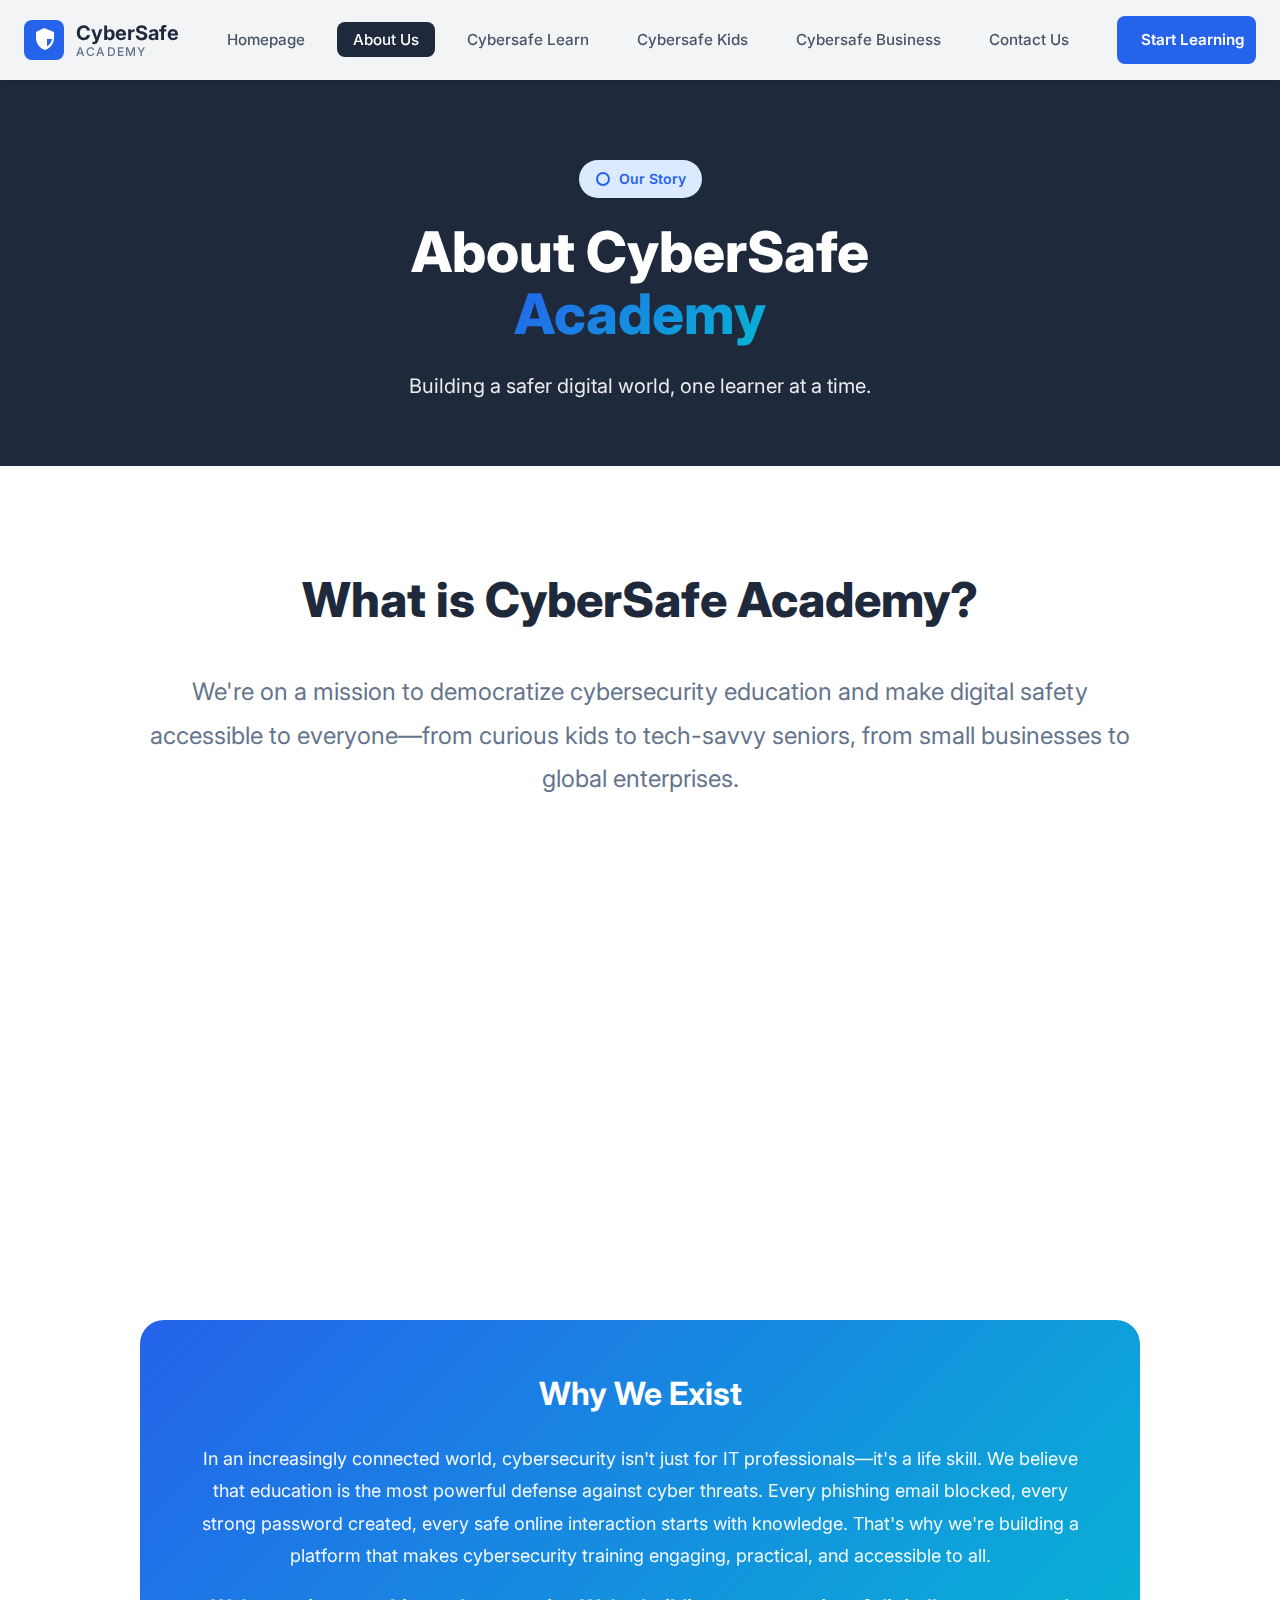
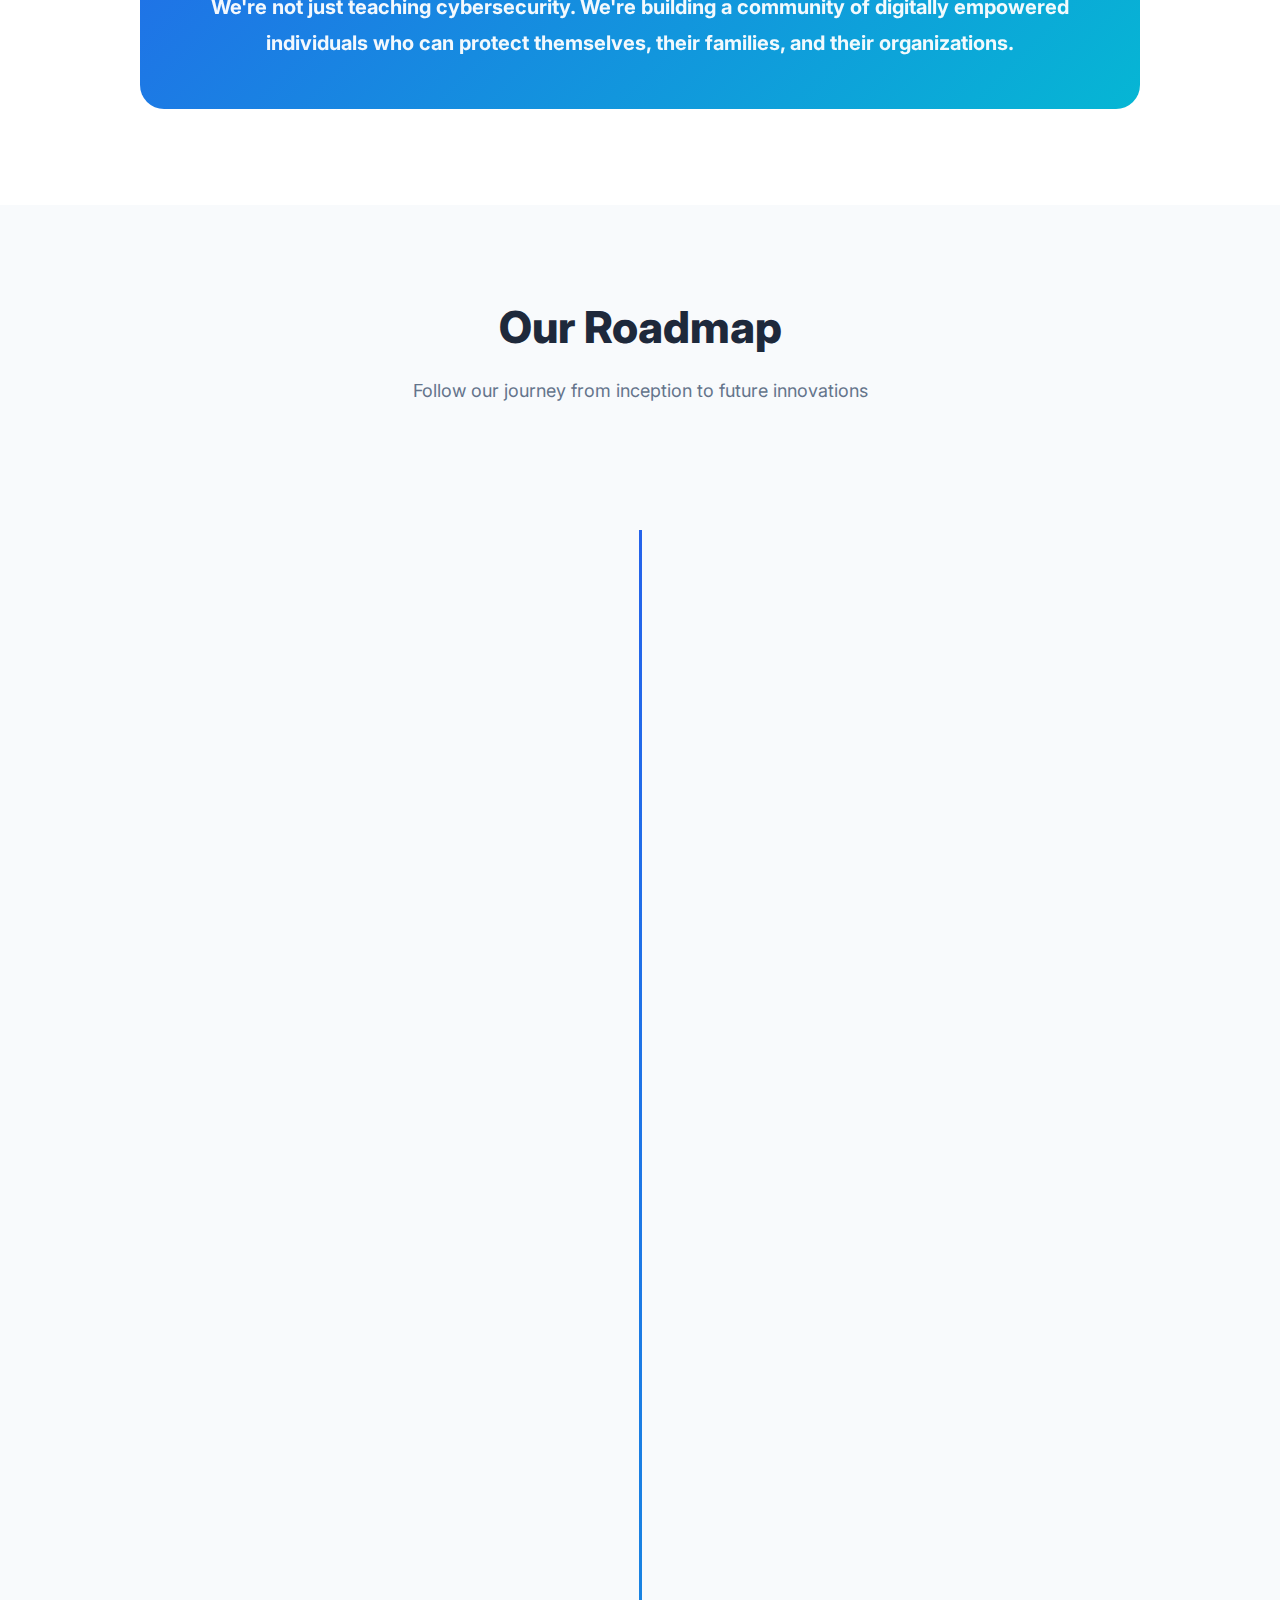
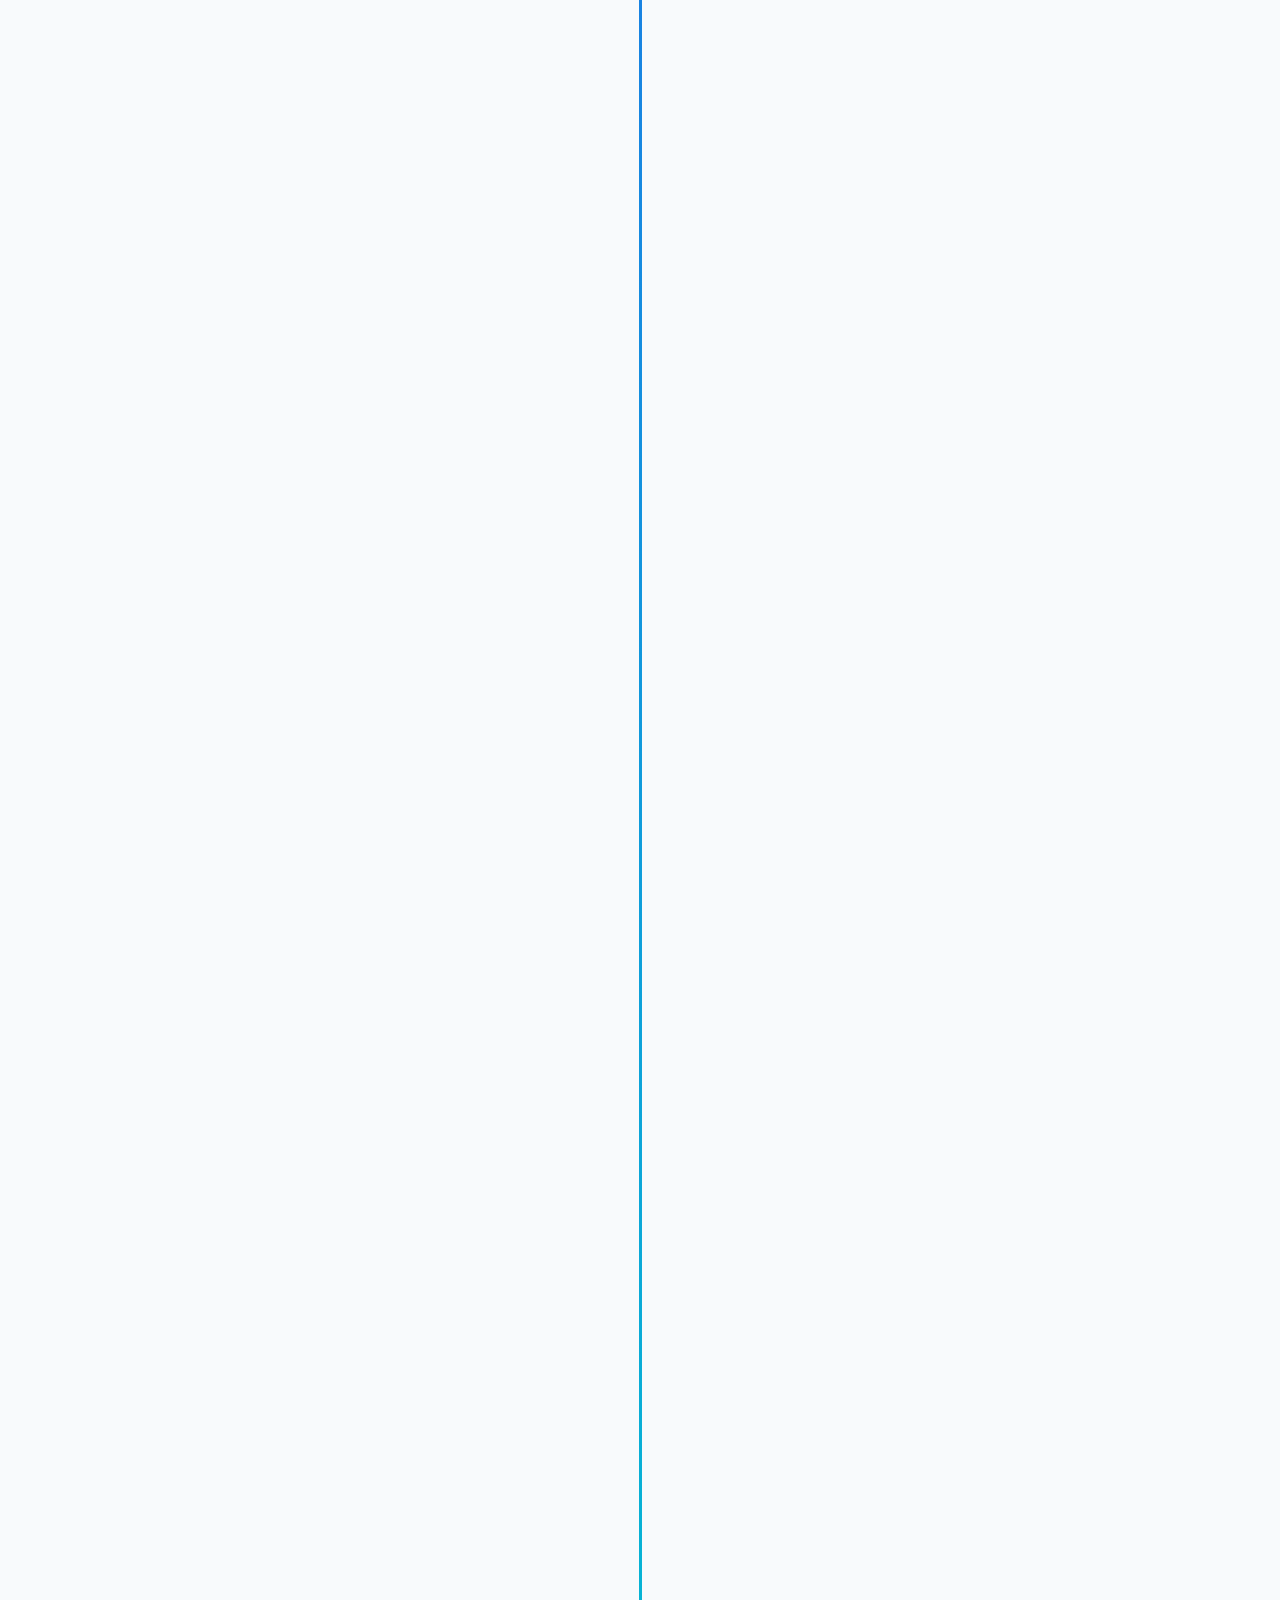
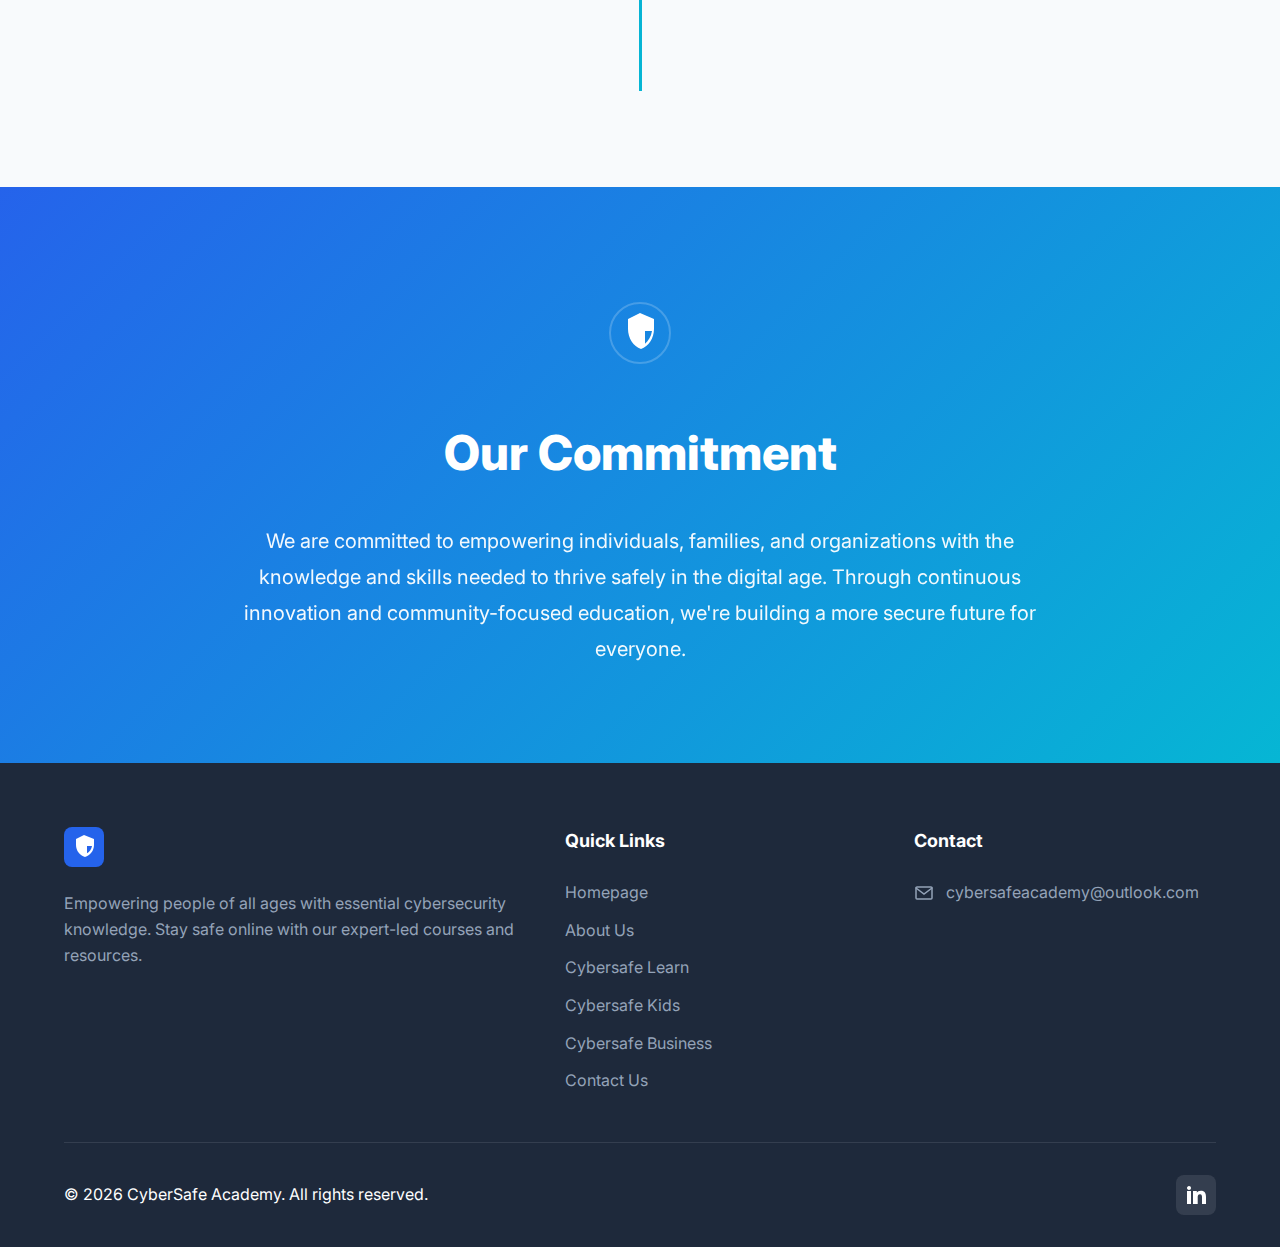
<file: about.html>
<!DOCTYPE html>
<html lang="en">
<head>
    <meta charset="UTF-8">
    <meta name="viewport" content="width=device-width, initial-scale=1.0">
    <title>About Us - CyberSafe Academy</title>
    <link rel="stylesheet" href="styles.css">
    <link rel="preconnect" href="https://fonts.googleapis.com">
    <link rel="preconnect" href="https://fonts.gstatic.com" crossorigin>
    <link href="https://fonts.googleapis.com/css2?family=Inter:wght@300;400;500;600;700;800;900&display=swap" rel="stylesheet">
</head>
<body>
    <!-- Navigation -->
    <nav class="navbar">
        <div class="nav-container">
            <div class="logo">
                <div class="logo-icon">
                    <svg width="40" height="40" viewBox="0 0 40 40" fill="none" xmlns="http://www.w3.org/2000/svg">
                        <rect width="40" height="40" rx="8" fill="#2563EB"/>
                        <path d="M20 8L12 12V18C12 23.55 15.84 28.74 21 30C26.16 28.74 30 23.55 30 18V12L20 8ZM20 18.99H28C27.47 22.11 25.72 24.78 23 26.34V14H20V18.99Z" fill="white"/>
                    </svg>
                </div>
                <div class="logo-text">
                    <span class="logo-main">CyberSafe</span>
                    <span class="logo-sub">ACADEMY</span>
                </div>
            </div>
            
            <ul class="nav-menu">
                <li><a href="index.html" class="nav-link">Homepage</a></li>
                <li><a href="about.html" class="nav-link active">About Us</a></li>
                <li><a href="cybersafe-learn.html" class="nav-link">Cybersafe Learn</a></li>
                <li><a href="cybersafe-kids.html" class="nav-link">Cybersafe Kids</a></li>
                <li><a href="cybersafe-business.html" class="nav-link">Cybersafe Business</a></li>
                <li><a href="contact.html" class="nav-link">Contact Us</a></li>
            </ul>
            
            <a href="cybersafe-learn.html" class="btn-primary">Start Learning</a>
            
            <div class="mobile-menu-toggle">
                <span></span>
                <span></span>
                <span></span>
            </div>
        </div>
    </nav>

    <!-- Hero Section -->
    <section class="page-hero">
        <div class="container">
            <div class="section-badge">
                <svg width="16" height="16" viewBox="0 0 16 16" fill="none">
                    <circle cx="8" cy="8" r="6" stroke="#2563EB" stroke-width="2" fill="none"/>
                </svg>
                <span>Our Story</span>
            </div>
            <h1 class="page-title">
                About CyberSafe<br>
                <span class="gradient-text">Academy</span>
            </h1>
            <p class="page-description">
                Building a safer digital world, one learner at a time.
            </p>
        </div>
    </section>

    <!-- What is CyberSafe Academy Section -->
    <section class="what-is-section">
        <div class="container">
            <div class="what-is-content">
                <h2 class="section-title-large">What is CyberSafe Academy?</h2>
                <p class="what-is-intro">
                    We're on a mission to democratize cybersecurity education and make digital safety accessible to everyone—from curious kids to tech-savvy seniors, from small businesses to global enterprises.
                </p>

                <div class="mission-grid">
                    <div class="mission-card" data-aos="fade-up">
                        <div class="mission-icon">
                            <svg width="32" height="32" viewBox="0 0 32 32" fill="none">
                                <path d="M16 4L6 9V15C6 22.18 10.56 28.96 17 30.5C23.44 28.96 28 22.18 28 15V9L16 4Z" stroke="currentColor" stroke-width="2"/>
                            </svg>
                        </div>
                        <h3>Our Mission</h3>
                        <p>To empower every person with the knowledge and skills needed to navigate the digital world safely, confidently, and responsibly.</p>
                    </div>

                    <div class="mission-card" data-aos="fade-up" data-delay="100">
                        <div class="mission-icon">
                            <svg width="32" height="32" viewBox="0 0 32 32" fill="none">
                                <path d="M16 2L18 10L26 10.5L19 15L21.5 23L16 19L10.5 23L13 15L6 10.5L14 10L16 2Z" stroke="currentColor" stroke-width="2"/>
                            </svg>
                        </div>
                        <h3>Our Vision</h3>
                        <p>A world where digital literacy is universal, cyber threats are understood by all, and online safety is second nature to every generation.</p>
                    </div>

                    <div class="mission-card" data-aos="fade-up" data-delay="200">
                        <div class="mission-icon">
                            <svg width="32" height="32" viewBox="0 0 32 32" fill="none">
                                <circle cx="16" cy="12" r="5" stroke="currentColor" stroke-width="2"/>
                                <path d="M4 28C4 22.48 8.48 18 14 18H18C23.52 18 28 22.48 28 28" stroke="currentColor" stroke-width="2"/>
                            </svg>
                        </div>
                        <h3>Who We Serve</h3>
                        <p>Everyone. From 8 to 80. Students, parents, professionals, and organizations. If you're online, we're here to help you stay safe.</p>
                    </div>
                </div>

                <div class="purpose-statement">
                    <h3>Why We Exist</h3>
                    <p>
                        In an increasingly connected world, cybersecurity isn't just for IT professionals—it's a life skill. We believe that education is the most powerful defense against cyber threats. Every phishing email blocked, every strong password created, every safe online interaction starts with knowledge. That's why we're building a platform that makes cybersecurity training engaging, practical, and accessible to all.
                    </p>
                    <p>
                        <strong>We're not just teaching cybersecurity. We're building a community of digitally empowered individuals who can protect themselves, their families, and their organizations.</strong>
                    </p>
                </div>
            </div>
        </div>
    </section>

    <!-- Roadmap Section -->
    <section class="roadmap-section">
        <div class="container">
            <div class="section-header">
                <h2 class="section-title">Our Roadmap</h2>
                <p class="section-description">
                    Follow our journey from inception to future innovations
                </p>
            </div>

            <div class="timeline">
                <!-- Milestone 1: Mission & Goals - COMPLETED -->
                <div class="timeline-item" data-aos="fade-up">
                    <div class="timeline-marker completed">
                        <div class="marker-number">01</div>
                        <div class="marker-icon">
                            <svg width="24" height="24" viewBox="0 0 24 24" fill="none">
                                <path d="M5 13L9 17L19 7" stroke="white" stroke-width="2" stroke-linecap="round" stroke-linejoin="round"/>
                            </svg>
                        </div>
                    </div>
                    <div class="timeline-content" data-number="01">
                        <div class="timeline-badge completed-badge">Completed</div>
                        <h3 class="timeline-title">Mission & Goals</h3>
                        <p class="timeline-description">
                            Founded with a vision to make cybersecurity education accessible to everyone. Established our core values and educational philosophy.
                        </p>
                    </div>
                </div>

                <!-- Milestone 2: Module 1 Beta - COMPLETED -->
                <div class="timeline-item right" data-aos="fade-up" data-delay="100">
                    <div class="timeline-marker completed">
                        <div class="marker-number">02</div>
                        <div class="marker-icon">
                            <svg width="24" height="24" viewBox="0 0 24 24" fill="none">
                                <path d="M5 13L9 17L19 7" stroke="white" stroke-width="2" stroke-linecap="round" stroke-linejoin="round"/>
                            </svg>
                        </div>
                    </div>
                    <div class="timeline-content" data-number="02">
                        <div class="timeline-badge completed-badge">Completed</div>
                        <h3 class="timeline-title">Module 1 Beta</h3>
                        <p class="timeline-description">
                            Launched our first beta module focusing on fundamental cybersecurity concepts. Gathered valuable feedback from early adopters.
                        </p>
                    </div>
                </div>

                <!-- Milestone 3: Website Launch - UNDER DEVELOPMENT -->
                <div class="timeline-item" data-aos="fade-up" data-delay="200">
                    <div class="timeline-marker development">
                        <div class="marker-number">03</div>
                        <div class="marker-icon">
                            <svg width="24" height="24" viewBox="0 0 24 24" fill="none">
                                <path d="M12 2L14 10L22 10.5L15 15L17.5 23L12 19L6.5 23L9 15L2 10.5L10 10L12 2Z" fill="white"/>
                            </svg>
                        </div>
                    </div>
                    <div class="timeline-content" data-number="03">
                        <div class="timeline-badge development-badge">Under Development</div>
                        <h3 class="timeline-title">Website Launch</h3>
                        <p class="timeline-description">
                            Building a comprehensive platform with full course catalog, interactive learning tools, and community features.
                        </p>
                    </div>
                </div>

                <!-- Milestone 4: Module 1 Full Release - COMING SOON -->
                <div class="timeline-item right" data-aos="fade-up" data-delay="300">
                    <div class="timeline-marker coming-soon">
                        <div class="marker-number">04</div>
                        <div class="marker-icon">
                            <svg width="24" height="24" viewBox="0 0 24 24" fill="none">
                                <circle cx="12" cy="12" r="10" stroke="white" stroke-width="2"/>
                            </svg>
                        </div>
                    </div>
                    <div class="timeline-content" data-number="04">
                        <div class="timeline-badge coming-soon-badge">Coming Soon</div>
                        <h3 class="timeline-title">Module 1 Full Release</h3>
                        <p class="timeline-description">
                            Complete release with enhanced content, video tutorials, interactive exercises, and certification for all age groups.
                        </p>
                    </div>
                </div>

                <!-- Milestone 5: Young Learners (CyberSafe Kids) - COMING SOON -->
                <div class="timeline-item" data-aos="fade-up" data-delay="400">
                    <div class="timeline-marker coming-soon">
                        <div class="marker-number">05</div>
                        <div class="marker-icon">
                            <svg width="24" height="24" viewBox="0 0 24 24" fill="none">
                                <circle cx="12" cy="12" r="10" stroke="white" stroke-width="2"/>
                            </svg>
                        </div>
                    </div>
                    <div class="timeline-content" data-number="05">
                        <div class="timeline-badge coming-soon-badge">Coming Soon</div>
                        <h3 class="timeline-title">Young Learners (CyberSafe Kids)</h3>
                        <p class="timeline-description">
                            Fun, age-appropriate cybersecurity courses designed specifically for children. Making online safety engaging through games and interactive stories.
                        </p>
                    </div>
                </div>

                <!-- Milestone 6: Corporate Training - COMING SOON -->
                <div class="timeline-item right" data-aos="fade-up" data-delay="500">
                    <div class="timeline-marker coming-soon">
                        <div class="marker-number">06</div>
                        <div class="marker-icon">
                            <svg width="24" height="24" viewBox="0 0 24 24" fill="none">
                                <circle cx="12" cy="12" r="10" stroke="white" stroke-width="2"/>
                            </svg>
                        </div>
                    </div>
                    <div class="timeline-content" data-number="06">
                        <div class="timeline-badge coming-soon-badge">Coming Soon</div>
                        <h3 class="timeline-title">Corporate Training</h3>
                        <p class="timeline-description">
                            Enterprise solutions and training programs for organizations looking to strengthen their security culture and protect their teams.
                        </p>
                    </div>
                </div>

                <!-- Milestone 7: ??? Mystery - COMING SOON -->
                <div class="timeline-item" data-aos="fade-up" data-delay="600">
                    <div class="timeline-marker mystery">
                        <div class="marker-number">??</div>
                        <div class="marker-icon">
                            <svg width="24" height="24" viewBox="0 0 24 24" fill="none">
                                <path d="M12 16V17M12 8C9.79 8 8 9.79 8 12H10C10 10.9 10.9 10 12 10C13.1 10 14 10.9 14 12C14 13 12 12.75 12 15V16" stroke="white" stroke-width="2" stroke-linecap="round"/>
                                <circle cx="12" cy="12" r="10" stroke="white" stroke-width="2"/>
                            </svg>
                        </div>
                    </div>
                    <div class="timeline-content" data-number="??">
                        <div class="timeline-badge mystery-badge">Coming Soon</div>
                        <h3 class="timeline-title">Something Exciting...</h3>
                        <p class="timeline-description">
                            We haven't thought this far ahead yet, but we're always innovating! Stay tuned for exciting developments in cybersecurity education. 🚀
                        </p>
                    </div>
                </div>

                <!-- Timeline Line -->
                <div class="timeline-line"></div>
            </div>
        </div>
    </section>

    <!-- Commitment Section -->
    <section class="commitment-section">
        <div class="container">
            <div class="commitment-content">
                <div class="commitment-icon">
                    <svg width="64" height="64" viewBox="0 0 64 64" fill="none">
                        <circle cx="32" cy="32" r="30" stroke="white" stroke-width="2" opacity="0.2"/>
                        <path d="M32 12L20 18V28C20 37.1 25.36 45.48 33 48C40.64 45.48 46 37.1 46 28V18L32 12ZM32 29.98H44C43.12 35.38 40.52 39.96 37 42.68V22H32V29.98Z" fill="white"/>
                    </svg>
                </div>
                <h2 class="commitment-title">Our Commitment</h2>
                <p class="commitment-description">
                    We are committed to empowering individuals, families, and organizations with the knowledge and skills needed to thrive safely in the digital age. Through continuous innovation and community-focused education, we're building a more secure future for everyone.
                </p>
            </div>
        </div>
    </section>

    <!-- Footer -->
    <footer class="footer">
        <div class="container">
            <div class="footer-content">
                <div class="footer-column">
                    <div class="footer-logo">
                        <div class="logo-icon">
                            <svg width="40" height="40" viewBox="0 0 40 40" fill="none">
                                <rect width="40" height="40" rx="8" fill="#2563EB"/>
                                <path d="M20 8L12 12V18C12 23.55 15.84 28.74 21 30C26.16 28.74 30 23.55 30 18V12L20 8ZM20 18.99H28C27.47 22.11 25.72 24.78 23 26.34V14H20V18.99Z" fill="white"/>
                            </svg>
                        </div>
                        <div class="logo-text">
                            <span class="logo-main">CyberSafe Academy</span>
                        </div>
                    </div>
                    <p class="footer-description">
                        Empowering people of all ages with essential cybersecurity knowledge. Stay safe online with our expert-led courses and resources.
                    </p>
                </div>

                <div class="footer-column">
                    <h4 class="footer-title">Quick Links</h4>
                    <ul class="footer-links">
                        <li><a href="index.html">Homepage</a></li>
                        <li><a href="about.html">About Us</a></li>
                        <li><a href="cybersafe-learn.html">Cybersafe Learn</a></li>
                        <li><a href="cybersafe-kids.html">Cybersafe Kids</a></li>
                        <li><a href="cybersafe-business.html">Cybersafe Business</a></li>
                        <li><a href="contact.html">Contact Us</a></li>
                    </ul>
                </div>

                <div class="footer-column">
                    <h4 class="footer-title">Contact</h4>
                    <ul class="footer-contact">
                        <li>
                            <svg width="20" height="20" viewBox="0 0 20 20" fill="none">
                                <path d="M3 4H17C17.55 4 18 4.45 18 5V15C18 15.55 17.55 16 17 16H3C2.45 16 2 15.55 2 15V5C2 4.45 2.45 4 3 4Z" stroke="currentColor" stroke-width="1.5"/>
                                <path d="M18 5L10 11L2 5" stroke="currentColor" stroke-width="1.5" stroke-linecap="round"/>
                            </svg>
                            <span>cybersafeacademy@outlook.com</span>
                        </li>
                        
                    </ul>
                </div>
            </div>

            <div class="footer-bottom">
                <p>&copy; 2026 CyberSafe Academy. All rights reserved.</p>
                <div class="footer-social">
                    <a href="https://www.linkedin.com/company/cybersafe-academy/" target="_blank" rel="noopener noreferrer" aria-label="LinkedIn">
                        <svg width="20" height="20" viewBox="0 0 20 20" fill="currentColor">
                            <path d="M5 3c0 1.1-.7 2-2 2-1.2 0-2-.9-2-1.9C1 2 1.8 1 3 1s2 .9 2 2zM1 19V6h4v13H1zm6-13h3.8v1.8c.6-1.1 2.2-2 4-2 4.1 0 5.2 2.7 5.2 6.2v7h-4v-6.2c0-1.5 0-3.5-2-3.5s-2.3 1.6-2.3 3.4V19H7V6z"/>
                        </svg>
                    </a>
                </div>
            </div>
        </div>
    </footer>

    <script src="script.js"></script>
</body>
</html>
</file>
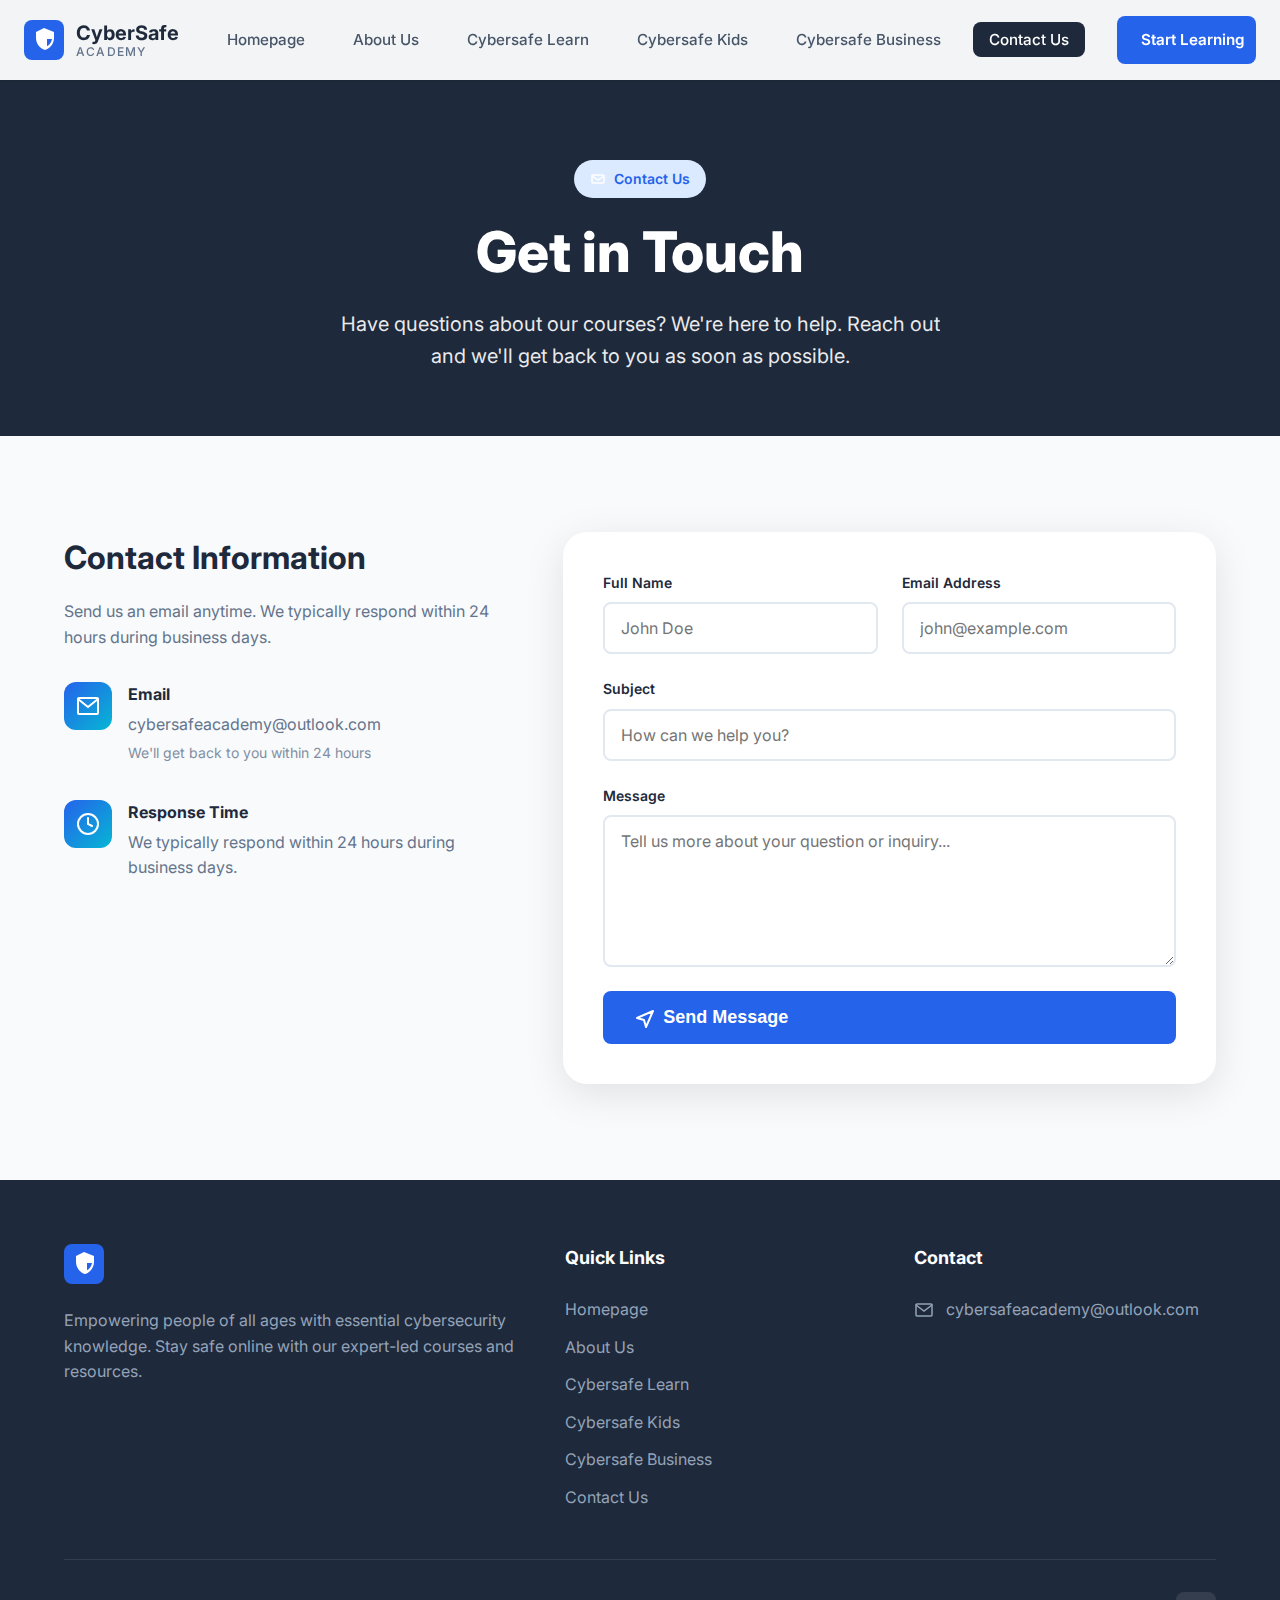
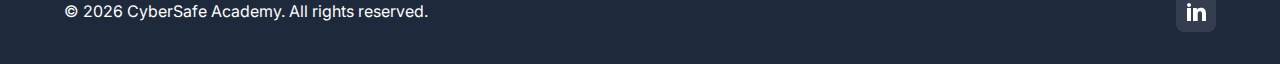
<file: contact.html>
<!DOCTYPE html>
<html lang="en">
<head>
    <meta charset="UTF-8">
    <meta name="viewport" content="width=device-width, initial-scale=1.0">
    <title>Contact Us - CyberSafe Academy</title>
    <link rel="stylesheet" href="styles.css">
    <link rel="preconnect" href="https://fonts.googleapis.com">
    <link rel="preconnect" href="https://fonts.gstatic.com" crossorigin>
    <link href="https://fonts.googleapis.com/css2?family=Inter:wght@300;400;500;600;700;800;900&display=swap" rel="stylesheet">
</head>
<body>
    <!-- Navigation -->
    <nav class="navbar">
        <div class="nav-container">
            <div class="logo">
                <div class="logo-icon">
                    <svg width="40" height="40" viewBox="0 0 40 40" fill="none" xmlns="http://www.w3.org/2000/svg">
                        <rect width="40" height="40" rx="8" fill="#2563EB"/>
                        <path d="M20 8L12 12V18C12 23.55 15.84 28.74 21 30C26.16 28.74 30 23.55 30 18V12L20 8ZM20 18.99H28C27.47 22.11 25.72 24.78 23 26.34V14H20V18.99Z" fill="white"/>
                    </svg>
                </div>
                <div class="logo-text">
                    <span class="logo-main">CyberSafe</span>
                    <span class="logo-sub">ACADEMY</span>
                </div>
            </div>
            
            <ul class="nav-menu">
                <li><a href="index.html" class="nav-link">Homepage</a></li>
                <li><a href="about.html" class="nav-link">About Us</a></li>
                <li><a href="cybersafe-learn.html" class="nav-link">Cybersafe Learn</a></li>
                <li><a href="cybersafe-kids.html" class="nav-link">Cybersafe Kids</a></li>
                <li><a href="cybersafe-business.html" class="nav-link">Cybersafe Business</a></li>
                <li><a href="contact.html" class="nav-link active">Contact Us</a></li>
            </ul>
            
            <a href="https://cybersafe-quiz.netlify.app" class="btn-primary" target="_blank" rel="noopener noreferrer">Start Learning</a>
            
            <div class="mobile-menu-toggle">
                <span></span>
                <span></span>
                <span></span>
            </div>
        </div>
    </nav>

    <!-- Hero Section -->
    <section class="page-hero">
        <div class="container">
            <div class="section-badge">
                <svg width="16" height="16" viewBox="0 0 16 16" fill="none">
                    <path d="M3 4H13C13.55 4 14 4.45 14 5V11C14 11.55 13.55 12 13 12H3C2.45 12 2 11.55 2 11V5C2 4.45 2.45 4 3 4Z" stroke="white" stroke-width="1.5"/>
                    <path d="M14 5L8 9L2 5" stroke="white" stroke-width="1.5" stroke-linecap="round"/>
                </svg>
                <span>Contact Us</span>
            </div>
            <h1 class="page-title">
                Get in Touch
            </h1>
            <p class="page-description">
                Have questions about our courses? We're here to help. Reach out and we'll get back to you as soon as possible.
            </p>
        </div>
    </section>

    <!-- Contact Section -->
    <section class="contact-section">
        <div class="container">
            <div class="contact-wrapper">
                <!-- Contact Info -->
                <div class="contact-info">
                    <h2>Contact Information</h2>
                    <p class="contact-description">
                        Send us an email anytime. We typically respond within 24 hours during business days.
                    </p>

                    <div class="contact-methods">
                        <div class="contact-method">
                            <div class="method-icon">
                                <svg width="24" height="24" viewBox="0 0 24 24" fill="none">
                                    <path d="M3 4H21C21.55 4 22 4.45 22 5V19C22 19.55 21.55 20 21 20H3C2.45 20 2 19.55 2 19V5C2 4.45 2.45 4 3 4Z" stroke="currentColor" stroke-width="2"/>
                                    <path d="M22 5L12 13L2 5" stroke="currentColor" stroke-width="2" stroke-linecap="round"/>
                                </svg>
                            </div>
                            <div>
                                <h4>Email</h4>
                                <p>cybersafeacademy@outlook.com</p>
                                <p class="method-note">We'll get back to you within 24 hours</p>
                            </div>
                        </div>

                        <div class="contact-method">
                            <div class="method-icon">
                                <svg width="24" height="24" viewBox="0 0 24 24" fill="none">
                                    <circle cx="12" cy="12" r="10" stroke="currentColor" stroke-width="2"/>
                                    <path d="M12 6V12L16 14" stroke="currentColor" stroke-width="2" stroke-linecap="round"/>
                                </svg>
                            </div>
                            <div>
                                <h4>Response Time</h4>
                                <p>We typically respond within 24 hours during business days.</p>
                            </div>
                        </div>
                    </div>
                </div>

                <!-- Contact Form -->
                <div class="contact-form-wrapper">
                    <form class="contact-form" action="https://api.web3forms.com/submit" method="POST">
                        <input type="hidden" name="access_key" value="0ddfe14d-dc06-4183-9f3d-a954bbaa8842">
                        <input type="hidden" name="subject" value="New Contact Form Submission from CyberSafe Academy">
                        <input type="hidden" name="from_name" value="CyberSafe Academy Contact Form">
                        <input type="checkbox" name="botcheck" style="display: none;">
                        
                        <div class="form-row">
                            <div class="form-group">
                                <label for="full-name">Full Name</label>
                                <input type="text" id="full-name" name="name" placeholder="John Doe" required>
                            </div>
                            <div class="form-group">
                                <label for="email">Email Address</label>
                                <input type="email" id="email" name="email" placeholder="john@example.com" required>
                            </div>
                        </div>

                        <div class="form-group">
                            <label for="subject-field">Subject</label>
                            <input type="text" id="subject-field" name="inquiry_subject" placeholder="How can we help you?" required>
                        </div>

                        <div class="form-group">
                            <label for="message">Message</label>
                            <textarea id="message" name="message" rows="6" placeholder="Tell us more about your question or inquiry..." required></textarea>
                        </div>

                        <button type="submit" class="btn-primary btn-large full-width">
                            <svg width="20" height="20" viewBox="0 0 20 20" fill="none">
                                <path d="M2 10L18 3L11 19L9 12L2 10Z" stroke="currentColor" stroke-width="2" stroke-linecap="round" stroke-linejoin="round"/>
                            </svg>
                            Send Message
                        </button>
                    </form>
                </div>
            </div>
        </div>
    </section>

    <!-- Footer -->
    <footer class="footer">
        <div class="container">
            <div class="footer-content">
                <div class="footer-column">
                    <div class="footer-logo">
                        <div class="logo-icon">
                            <svg width="40" height="40" viewBox="0 0 40 40" fill="none">
                                <rect width="40" height="40" rx="8" fill="#2563EB"/>
                                <path d="M20 8L12 12V18C12 23.55 15.84 28.74 21 30C26.16 28.74 30 23.55 30 18V12L20 8ZM20 18.99H28C27.47 22.11 25.72 24.78 23 26.34V14H20V18.99Z" fill="white"/>
                            </svg>
                        </div>
                        <div class="logo-text">
                            <span class="logo-main">CyberSafe Academy</span>
                        </div>
                    </div>
                    <p class="footer-description">
                        Empowering people of all ages with essential cybersecurity knowledge. Stay safe online with our expert-led courses and resources.
                    </p>
                </div>

                <div class="footer-column">
                    <h4 class="footer-title">Quick Links</h4>
                    <ul class="footer-links">
                        <li><a href="index.html">Homepage</a></li>
                        <li><a href="about.html">About Us</a></li>
                        <li><a href="cybersafe-learn.html">Cybersafe Learn</a></li>
                        <li><a href="cybersafe-kids.html">Cybersafe Kids</a></li>
                        <li><a href="cybersafe-business.html">Cybersafe Business</a></li>
                        <li><a href="contact.html">Contact Us</a></li>
                    </ul>
                </div>

                <div class="footer-column">
                    <h4 class="footer-title">Contact</h4>
                    <ul class="footer-contact">
                        <li>
                            <svg width="20" height="20" viewBox="0 0 20 20" fill="none">
                                <path d="M3 4H17C17.55 4 18 4.45 18 5V15C18 15.55 17.55 16 17 16H3C2.45 16 2 15.55 2 15V5C2 4.45 2.45 4 3 4Z" stroke="currentColor" stroke-width="1.5"/>
                                <path d="M18 5L10 11L2 5" stroke="currentColor" stroke-width="1.5" stroke-linecap="round"/>
                            </svg>
                            <span>cybersafeacademy@outlook.com</span>
                        </li>
                        
                    </ul>
                </div>
            </div>

            <div class="footer-bottom">
                <p>&copy; 2026 CyberSafe Academy. All rights reserved.</p>
                <div class="footer-social">
                    <a href="https://www.linkedin.com/company/cybersafe-academy/" target="_blank" rel="noopener noreferrer" aria-label="LinkedIn">
                        <svg width="20" height="20" viewBox="0 0 20 20" fill="currentColor">
                            <path d="M5 3c0 1.1-.7 2-2 2-1.2 0-2-.9-2-1.9C1 2 1.8 1 3 1s2 .9 2 2zM1 19V6h4v13H1zm6-13h3.8v1.8c.6-1.1 2.2-2 4-2 4.1 0 5.2 2.7 5.2 6.2v7h-4v-6.2c0-1.5 0-3.5-2-3.5s-2.3 1.6-2.3 3.4V19H7V6z"/>
                        </svg>
                    </a>
                </div>
            </div>
        </div>
    </footer>

    <script src="script.js"></script>
</body>
</html>
</file>
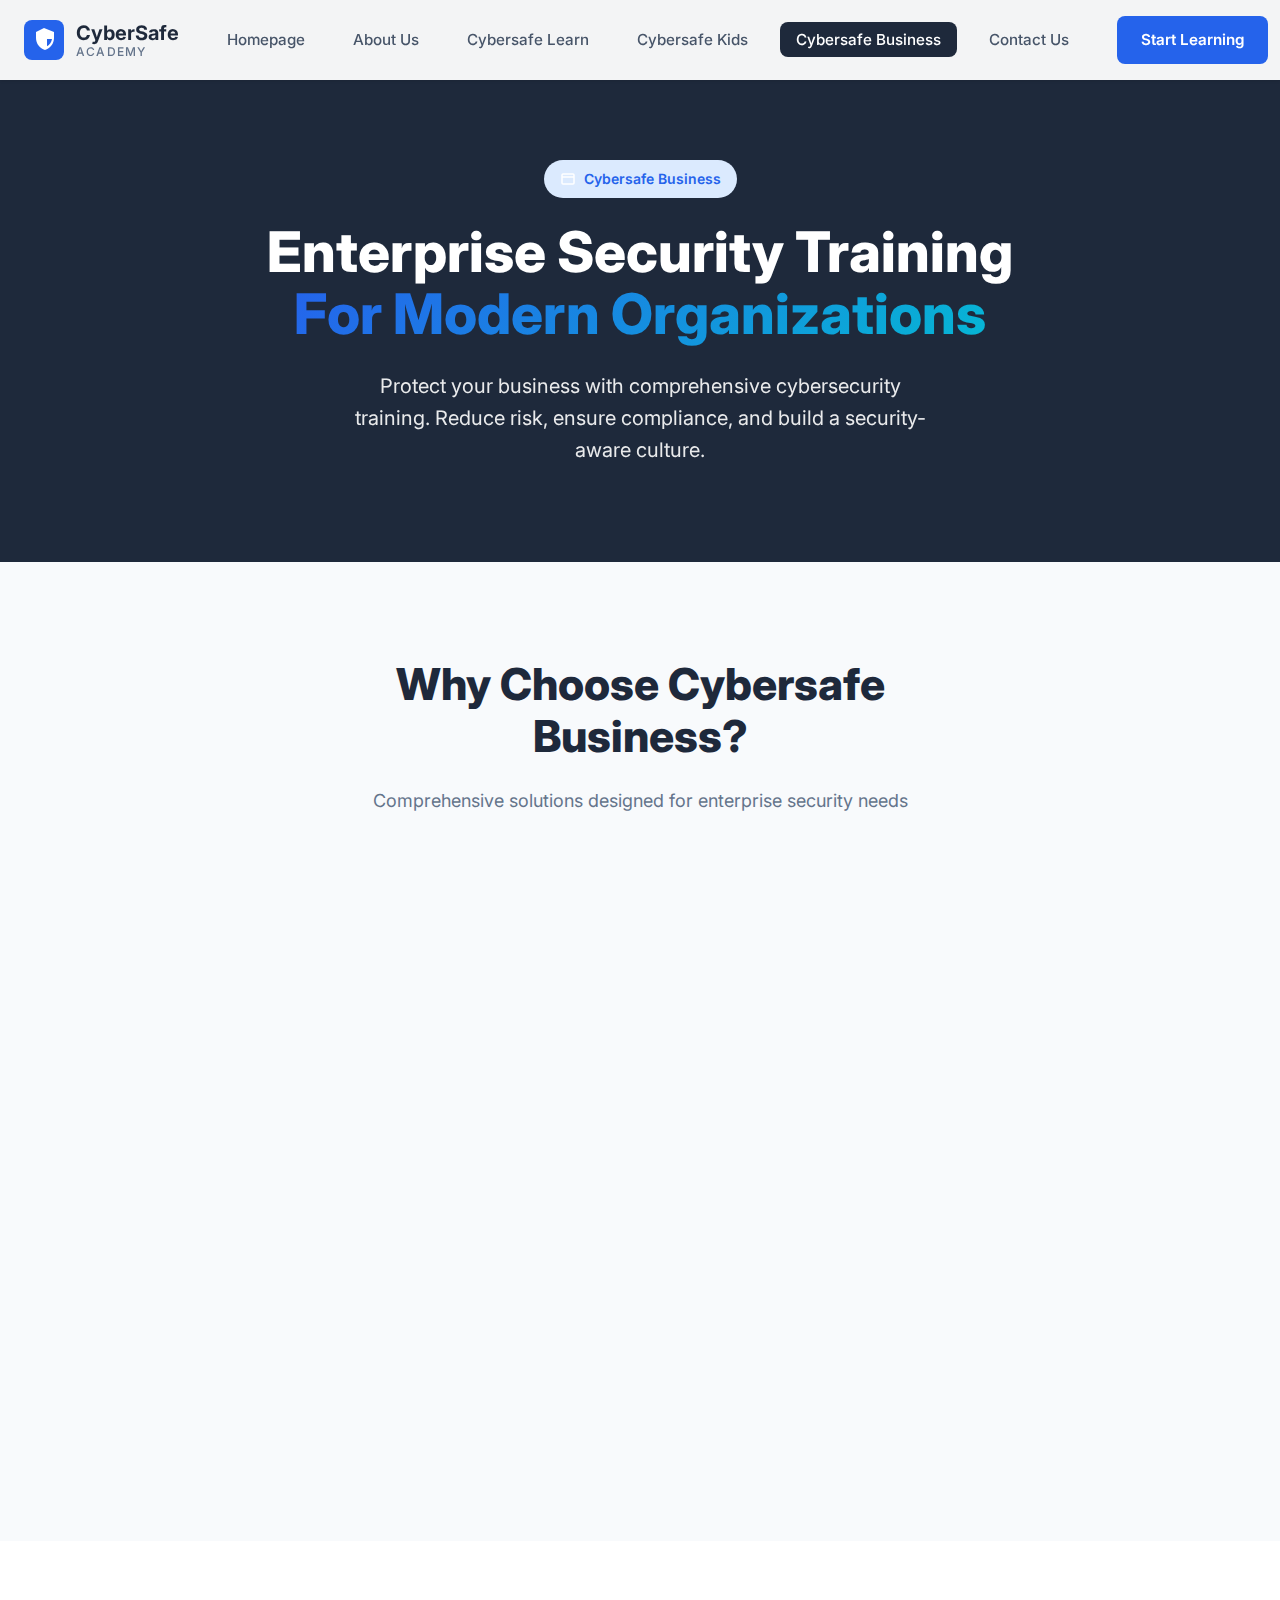
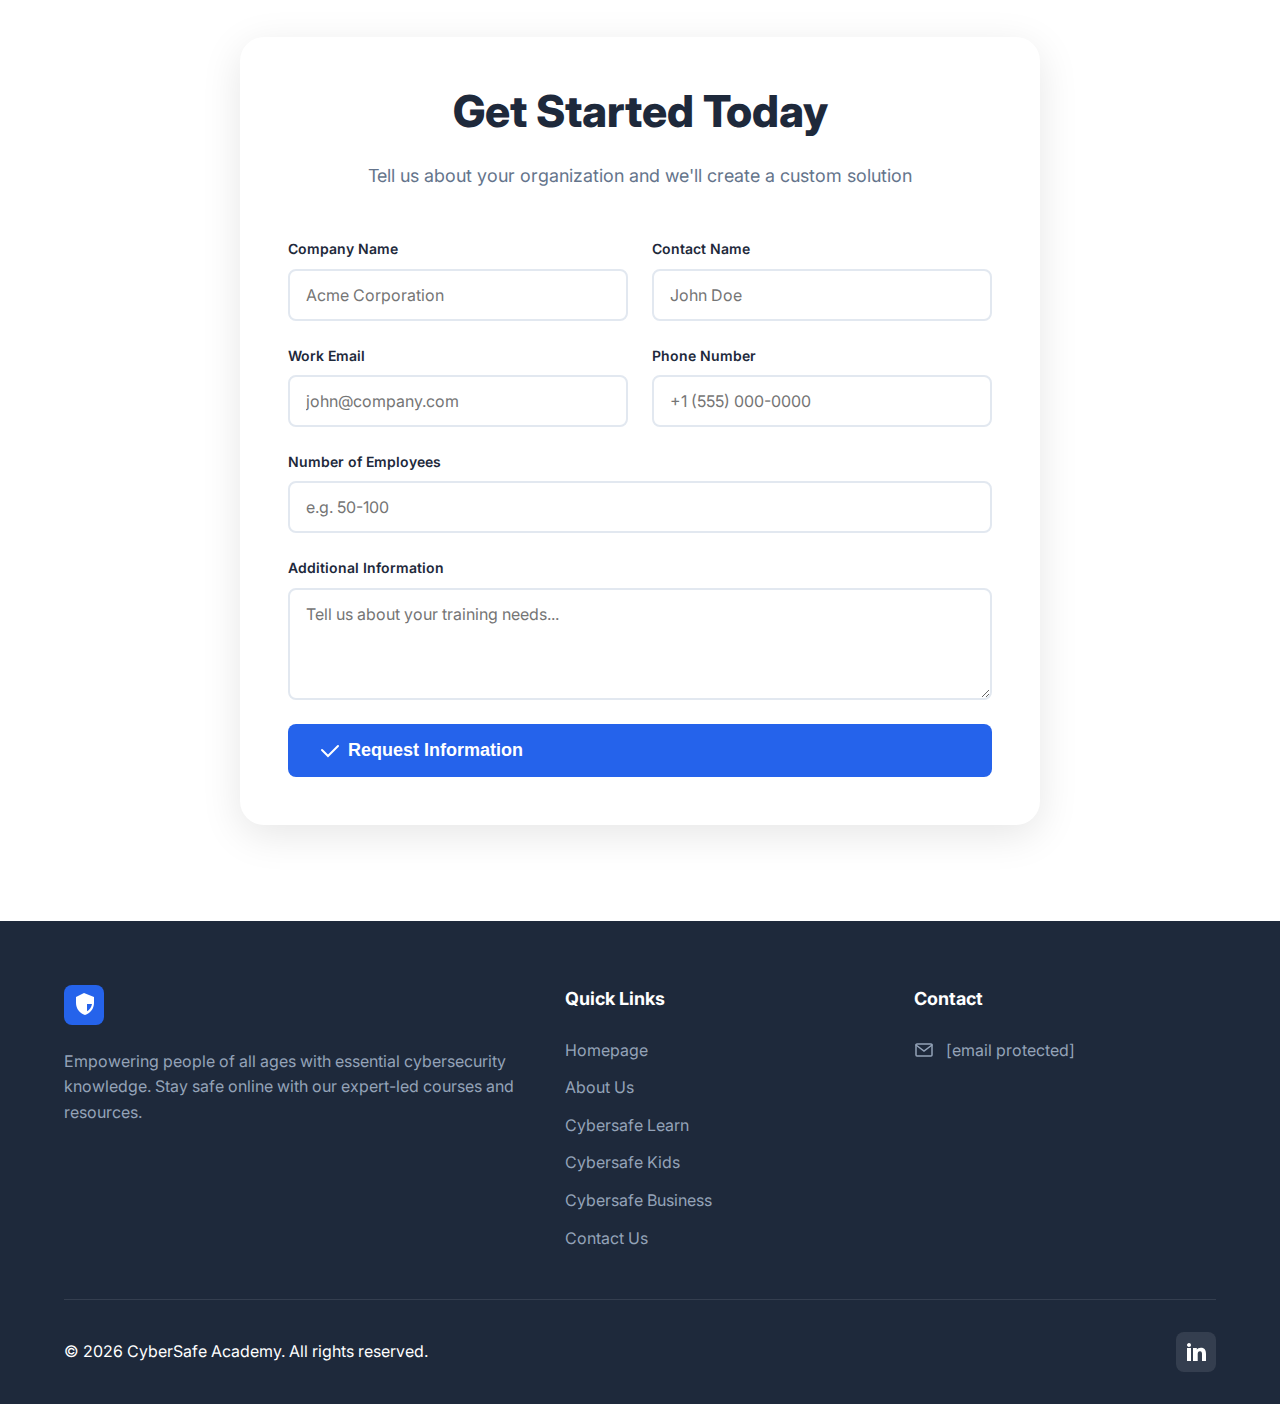
<file: cybersafe-business.html>
<!DOCTYPE html>
<html lang="en">
<head>
    <meta charset="UTF-8">
    <meta name="viewport" content="width=device-width, initial-scale=1.0">
    <title>Cybersafe Business - CyberSafe Academy</title>
    <link rel="stylesheet" href="styles.css">
    <link rel="preconnect" href="https://fonts.googleapis.com">
    <link rel="preconnect" href="https://fonts.gstatic.com" crossorigin>
    <link href="https://fonts.googleapis.com/css2?family=Inter:wght@300;400;500;600;700;800;900&display=swap" rel="stylesheet">
</head>
<body>
    <!-- Navigation -->
    <nav class="navbar">
        <div class="nav-container">
            <div class="logo">
                <div class="logo-icon">
                    <svg width="40" height="40" viewBox="0 0 40 40" fill="none" xmlns="http://www.w3.org/2000/svg">
                        <rect width="40" height="40" rx="8" fill="#2563EB"/>
                        <path d="M20 8L12 12V18C12 23.55 15.84 28.74 21 30C26.16 28.74 30 23.55 30 18V12L20 8ZM20 18.99H28C27.47 22.11 25.72 24.78 23 26.34V14H20V18.99Z" fill="white"/>
                    </svg>
                </div>
                <div class="logo-text">
                    <span class="logo-main">CyberSafe</span>
                    <span class="logo-sub">ACADEMY</span>
                </div>
            </div>
            
            <ul class="nav-menu">
                <li><a href="index.html" class="nav-link">Homepage</a></li>
                <li><a href="about.html" class="nav-link">About Us</a></li>
                <li><a href="cybersafe-learn.html" class="nav-link">Cybersafe Learn</a></li>
                <li><a href="cybersafe-kids.html" class="nav-link">Cybersafe Kids</a></li>
                <li><a href="cybersafe-business.html" class="nav-link active">Cybersafe Business</a></li>
                <li><a href="contact.html" class="nav-link">Contact Us</a></li>
            </ul>
            
            <a href="https://cybersafe-quiz.netlify.app" class="btn-primary" target="_blank" rel="noopener noreferrer">Start Learning</a>
            
            <div class="mobile-menu-toggle">
                <span></span>
                <span></span>
                <span></span>
            </div>
        </div>
    </nav>

    <!-- Hero Section -->
    <section class="page-hero">
        <div class="container">
            <div class="section-badge">
                <svg width="16" height="16" viewBox="0 0 16 16" fill="none">
                    <rect x="2" y="3" width="12" height="10" rx="1" stroke="white" stroke-width="1.5"/>
                    <path d="M2 6H14" stroke="white" stroke-width="1.5"/>
                </svg>
                <span>Cybersafe Business</span>
            </div>
            <h1 class="page-title">
                Enterprise Security Training<br>
                <span class="gradient-text">For Modern Organizations</span>
            </h1>
            <p class="page-description">
                Protect your business with comprehensive cybersecurity training. Reduce risk, ensure compliance, and build a security-aware culture.
            </p>
            <div class="hero-buttons">
                

            </div>
        </div>
    </section>

    <!-- Benefits Section -->
    <section class="business-benefits-section">
        <div class="container">
            <div class="section-header">
                <h2 class="section-title">Why Choose Cybersafe Business?</h2>
                <p class="section-description">
                    Comprehensive solutions designed for enterprise security needs
                </p>
            </div>

            <div class="business-benefits-grid">
                <div class="business-benefit-card" data-aos="fade-up">
                    <div class="benefit-icon">
                        <svg width="32" height="32" viewBox="0 0 32 32" fill="none">
                            <path d="M16 4L6 9V15C6 22.18 10.56 28.96 17 30.5C23.44 28.96 28 22.18 28 15V9L16 4Z" stroke="currentColor" stroke-width="2"/>
                        </svg>
                    </div>
                    <h3>Comprehensive Training</h3>
                    <p>Custom cybersecurity programs tailored to your organization's needs and risk profile.</p>
                </div>

                <div class="business-benefit-card" data-aos="fade-up" data-delay="100">
                    <div class="benefit-icon">
                        <svg width="32" height="32" viewBox="0 0 32 32" fill="none">
                            <circle cx="16" cy="12" r="5" stroke="currentColor" stroke-width="2"/>
                            <path d="M4 28C4 22.48 8.48 18 14 18H18C23.52 18 28 22.48 28 28" stroke="currentColor" stroke-width="2"/>
                        </svg>
                    </div>
                    <h3>Employee Awareness</h3>
                    <p>Empower your team with the knowledge to identify and prevent security threats.</p>
                </div>

                <div class="business-benefit-card" data-aos="fade-up" data-delay="200">
                    <div class="benefit-icon">
                        <svg width="32" height="32" viewBox="0 0 32 32" fill="none">
                            <path d="M10 12L14 16L22 8" stroke="currentColor" stroke-width="2" stroke-linecap="round"/>
                            <rect x="4" y="4" width="24" height="24" rx="2" stroke="currentColor" stroke-width="2"/>
                        </svg>
                    </div>
                    <h3>Compliance Ready</h3>
                    <p>Meet industry standards and regulatory requirements with certified training.</p>
                </div>

                <div class="business-benefit-card" data-aos="fade-up" data-delay="300">
                    <div class="benefit-icon">
                        <svg width="32" height="32" viewBox="0 0 32 32" fill="none">
                            <path d="M4 16H10L14 8L18 24L22 16H28" stroke="currentColor" stroke-width="2" stroke-linecap="round"/>
                        </svg>
                    </div>
                    <h3>Measurable Results</h3>
                    <p>Track progress and improvements with detailed analytics and reporting.</p>
                </div>

                <div class="business-benefit-card" data-aos="fade-up" data-delay="400">
                    <div class="benefit-icon">
                        <svg width="32" height="32" viewBox="0 0 32 32" fill="none">
                            <circle cx="16" cy="16" r="12" stroke="currentColor" stroke-width="2"/>
                            <path d="M16 10V16L20 20" stroke="currentColor" stroke-width="2" stroke-linecap="round"/>
                        </svg>
                    </div>
                    <h3>Quick Implementation</h3>
                    <p>Get your team trained fast with our streamlined onboarding process.</p>
                </div>

                <div class="business-benefit-card" data-aos="fade-up" data-delay="500">
                    <div class="benefit-icon">
                        <svg width="32" height="32" viewBox="0 0 32 32" fill="none">
                            <circle cx="16" cy="10" r="4" stroke="currentColor" stroke-width="2"/>
                            <path d="M8 26C8 21.58 11.58 18 16 18C20.42 18 24 21.58 24 26" stroke="currentColor" stroke-width="2"/>
                        </svg>
                    </div>
                    <h3>Expert Support</h3>
                    <p>Dedicated account management and ongoing support from our team.</p>
                </div>
            </div>
        </div>
    </section>

    <!-- Request Demo Form Section -->
    <section class="demo-form-section" id="request-demo">
        <div class="container">
            <div class="demo-form-wrapper">
                <div class="demo-form-header">
                    <h2 class="section-title">Get Started Today</h2>
                    <p class="section-description">
                        Tell us about your organization and we'll create a custom solution
                    </p>
                </div>

                <form class="business-form">
                    <div class="form-row">
                        <div class="form-group">
                            <label for="company-name">Company Name</label>
                            <input type="text" id="company-name" placeholder="Acme Corporation" required>
                        </div>
                        <div class="form-group">
                            <label for="contact-name">Contact Name</label>
                            <input type="text" id="contact-name" placeholder="John Doe" required>
                        </div>
                    </div>

                    <div class="form-row">
                        <div class="form-group">
                            <label for="work-email">Work Email</label>
                            <input type="email" id="work-email" placeholder="john@company.com" required>
                        </div>
                        <div class="form-group">
                            <label for="phone-number">Phone Number</label>
                            <input type="tel" id="phone-number" placeholder="+1 (555) 000-0000" required>
                        </div>
                    </div>

                    <div class="form-group">
                        <label for="employees">Number of Employees</label>
                        <input type="text" id="employees" placeholder="e.g. 50-100" required>
                    </div>

                    <div class="form-group">
                        <label for="additional-info">Additional Information</label>
                        <textarea id="additional-info" rows="4" placeholder="Tell us about your training needs..."></textarea>
                    </div>

                    <button type="submit" class="btn-primary btn-large full-width">
                        <svg width="20" height="20" viewBox="0 0 20 20" fill="none">
                            <path d="M2 10L8 16L18 6" stroke="currentColor" stroke-width="2" stroke-linecap="round"/>
                        </svg>
                        Request Information
                    </button>
                </form>
            </div>
        </div>
    </section>

    <!-- Footer -->
    <footer class="footer">
        <div class="container">
            <div class="footer-content">
                <div class="footer-column">
                    <div class="footer-logo">
                        <div class="logo-icon">
                            <svg width="40" height="40" viewBox="0 0 40 40" fill="none">
                                <rect width="40" height="40" rx="8" fill="#2563EB"/>
                                <path d="M20 8L12 12V18C12 23.55 15.84 28.74 21 30C26.16 28.74 30 23.55 30 18V12L20 8ZM20 18.99H28C27.47 22.11 25.72 24.78 23 26.34V14H20V18.99Z" fill="white"/>
                            </svg>
                        </div>
                        <div class="logo-text">
                            <span class="logo-main">CyberSafe Academy</span>
                        </div>
                    </div>
                    <p class="footer-description">
                        Empowering people of all ages with essential cybersecurity knowledge. Stay safe online with our expert-led courses and resources.
                    </p>
                </div>

                <div class="footer-column">
                    <h4 class="footer-title">Quick Links</h4>
                    <ul class="footer-links">
                        <li><a href="index.html">Homepage</a></li>
                        <li><a href="about.html">About Us</a></li>
                        <li><a href="cybersafe-learn.html">Cybersafe Learn</a></li>
                        <li><a href="cybersafe-kids.html">Cybersafe Kids</a></li>
                        <li><a href="cybersafe-business.html">Cybersafe Business</a></li>
                        <li><a href="contact.html">Contact Us</a></li>
                    </ul>
                </div>

                <div class="footer-column">
                    <h4 class="footer-title">Contact</h4>
                    <ul class="footer-contact">
                        <li>
                            <svg width="20" height="20" viewBox="0 0 20 20" fill="none">
                                <path d="M3 4H17C17.55 4 18 4.45 18 5V15C18 15.55 17.55 16 17 16H3C2.45 16 2 15.55 2 15V5C2 4.45 2.45 4 3 4Z" stroke="currentColor" stroke-width="1.5"/>
                                <path d="M18 5L10 11L2 5" stroke="currentColor" stroke-width="1.5" stroke-linecap="round"/>
                            </svg>
                            <span><a href="/cdn-cgi/l/email-protection" class="__cf_email__" data-cfemail="43203a2126313022252622202227262e3a032c36372f2c2c286d202c2e">[email&#160;protected]</a></span>
                        </li>
                        
                    </ul>
                </div>
            </div>

            <div class="footer-bottom">
                <p>&copy; 2026 CyberSafe Academy. All rights reserved.</p>
                <div class="footer-social">
                    <a href="https://www.linkedin.com/company/cybersafe-academy/" target="_blank" rel="noopener noreferrer" aria-label="LinkedIn">
                        <svg width="20" height="20" viewBox="0 0 20 20" fill="currentColor">
                            <path d="M5 3c0 1.1-.7 2-2 2-1.2 0-2-.9-2-1.9C1 2 1.8 1 3 1s2 .9 2 2zM1 19V6h4v13H1zm6-13h3.8v1.8c.6-1.1 2.2-2 4-2 4.1 0 5.2 2.7 5.2 6.2v7h-4v-6.2c0-1.5 0-3.5-2-3.5s-2.3 1.6-2.3 3.4V19H7V6z"/>
                        </svg>
</file>
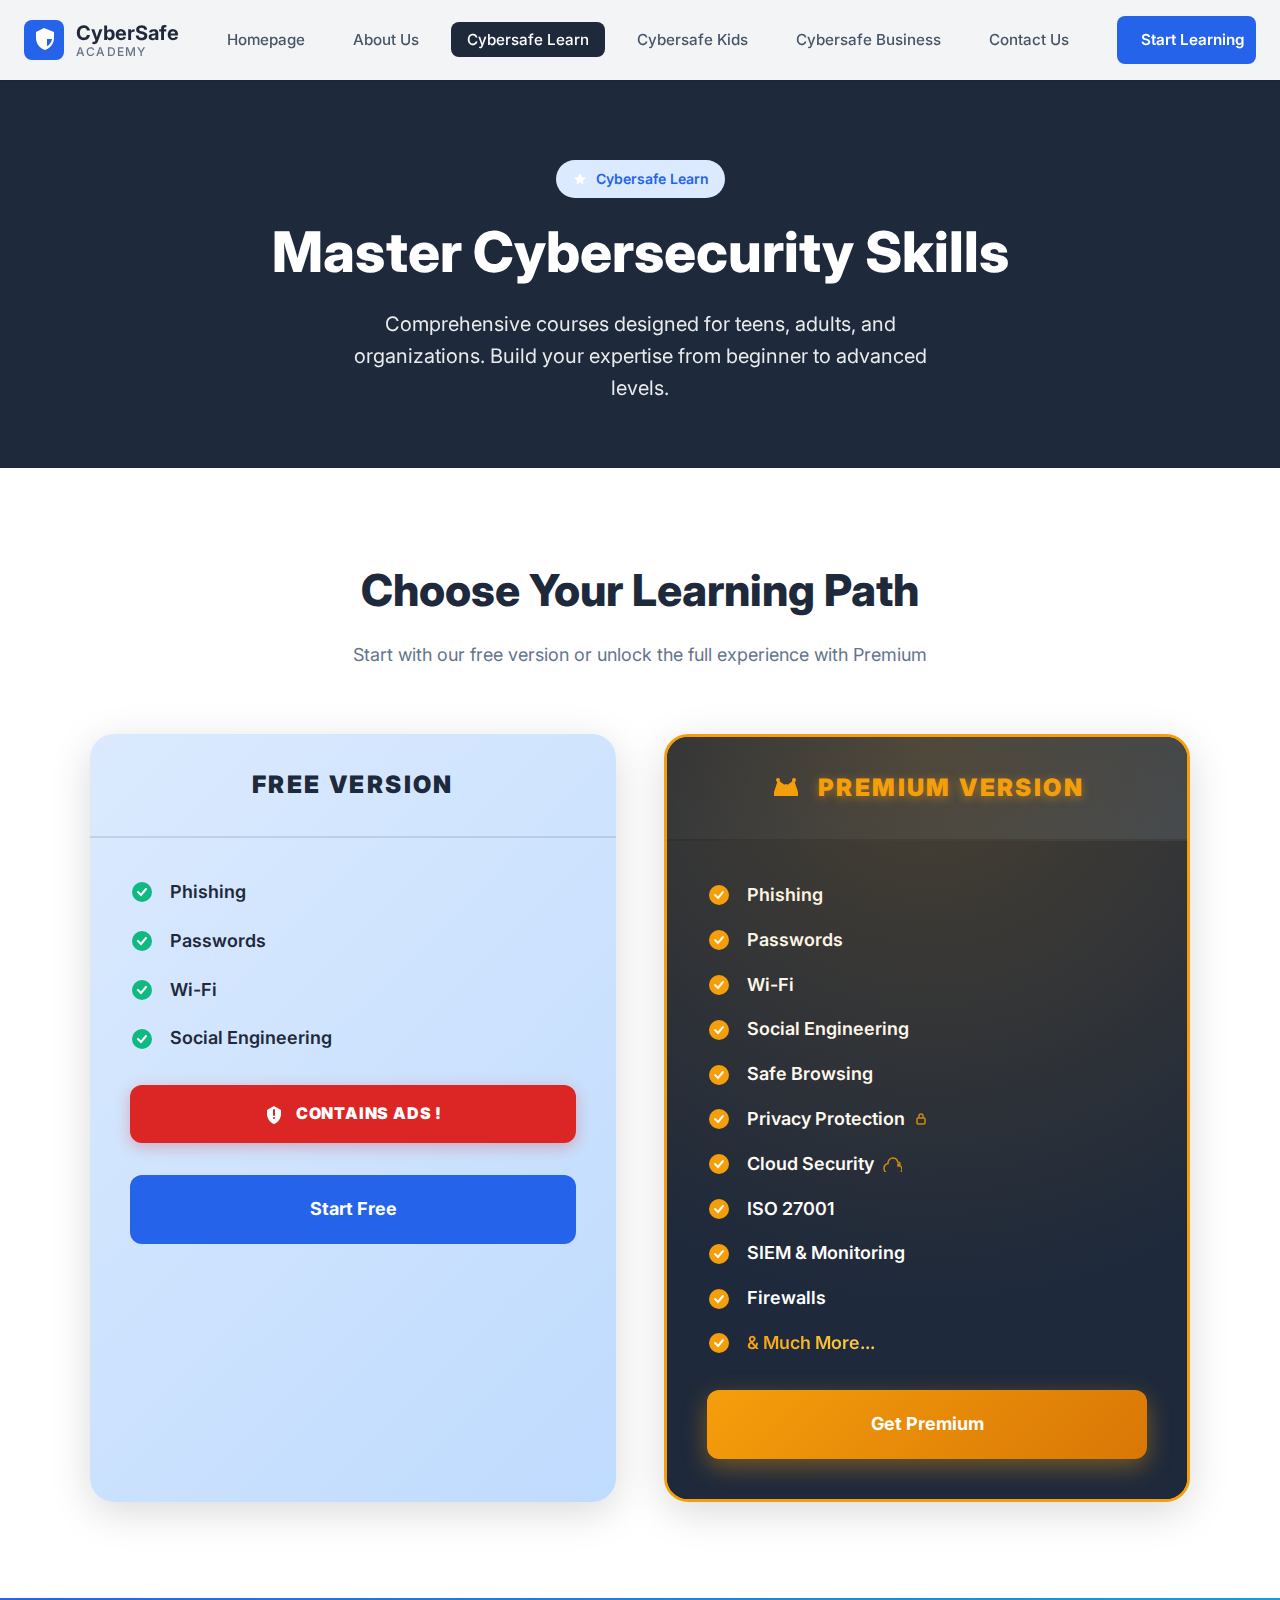
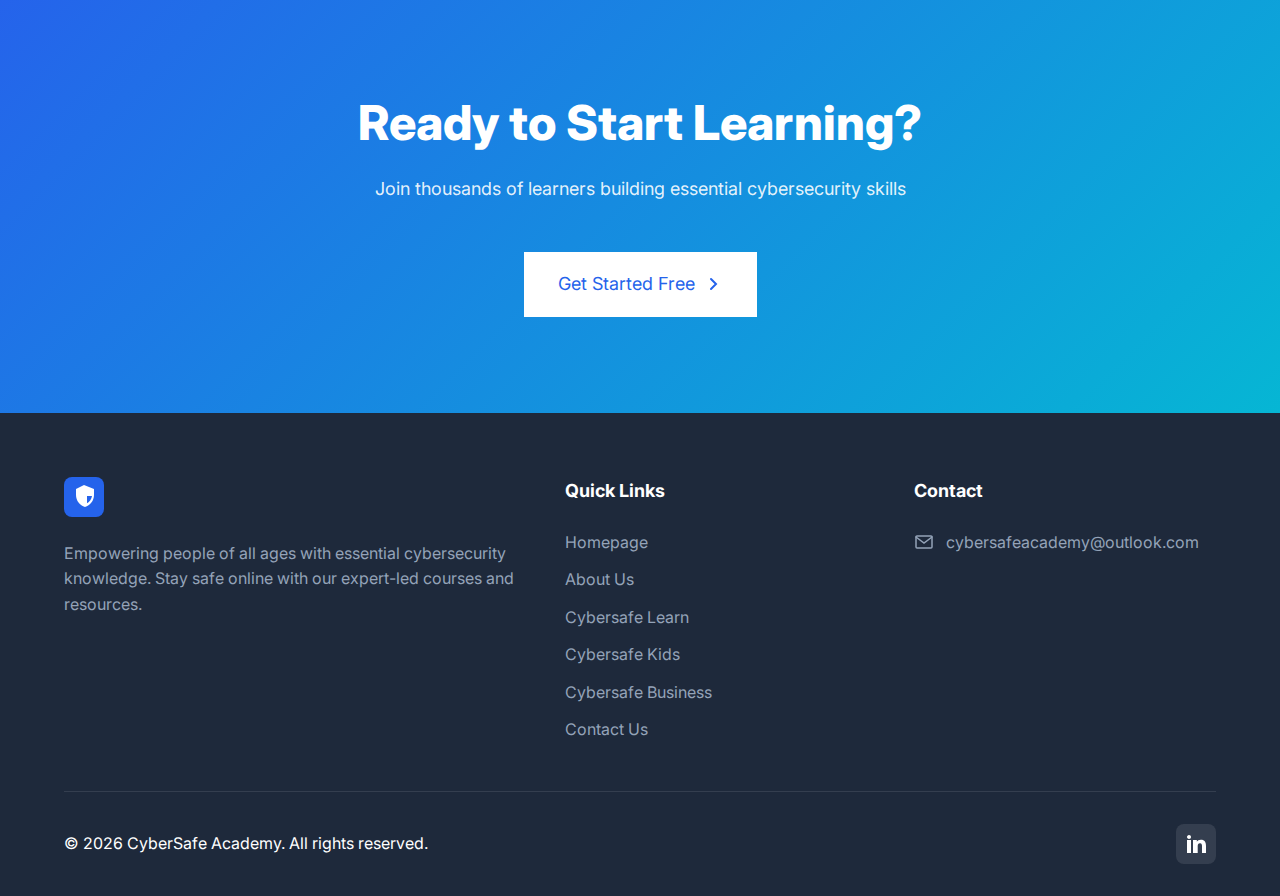
<file: cybersafe-learn.html>
<!DOCTYPE html>
<html lang="en">
<head>
    <meta charset="UTF-8">
    <meta name="viewport" content="width=device-width, initial-scale=1.0">
    <title>Cybersafe Learn - CyberSafe Academy</title>
    <link rel="stylesheet" href="styles.css">
    <link rel="preconnect" href="https://fonts.googleapis.com">
    <link rel="preconnect" href="https://fonts.gstatic.com" crossorigin>
    <link href="https://fonts.googleapis.com/css2?family=Inter:wght@300;400;500;600;700;800;900&display=swap" rel="stylesheet">
</head>
<body>
    <!-- Navigation -->
    <nav class="navbar">
        <div class="nav-container">
            <div class="logo">
                <div class="logo-icon">
                    <svg width="40" height="40" viewBox="0 0 40 40" fill="none" xmlns="http://www.w3.org/2000/svg">
                        <rect width="40" height="40" rx="8" fill="#2563EB"/>
                        <path d="M20 8L12 12V18C12 23.55 15.84 28.74 21 30C26.16 28.74 30 23.55 30 18V12L20 8ZM20 18.99H28C27.47 22.11 25.72 24.78 23 26.34V14H20V18.99Z" fill="white"/>
                    </svg>
                </div>
                <div class="logo-text">
                    <span class="logo-main">CyberSafe</span>
                    <span class="logo-sub">ACADEMY</span>
                </div>
            </div>
            
            <ul class="nav-menu">
                <li><a href="index.html" class="nav-link">Homepage</a></li>
                <li><a href="about.html" class="nav-link">About Us</a></li>
                <li><a href="cybersafe-learn.html" class="nav-link active">Cybersafe Learn</a></li>
                <li><a href="cybersafe-kids.html" class="nav-link">Cybersafe Kids</a></li>
                <li><a href="cybersafe-business.html" class="nav-link">Cybersafe Business</a></li>
                <li><a href="contact.html" class="nav-link">Contact Us</a></li>
            </ul>
            
            <a href="https://cybersafe-quiz.netlify.app" class="btn-primary" target="_blank" rel="noopener noreferrer">Start Learning</a>
            
            <div class="mobile-menu-toggle">
                <span></span>
                <span></span>
                <span></span>
            </div>
        </div>
    </nav>

    <!-- Hero Section -->
    <section class="page-hero">
        <div class="container">
            <div class="section-badge">
                <svg width="16" height="16" viewBox="0 0 16 16" fill="none">
                    <path d="M8 2L10 6L14 6.5L11 9.5L11.5 13.5L8 11.5L4.5 13.5L5 9.5L2 6.5L6 6L8 2Z" fill="white"/>
                </svg>
                <span>Cybersafe Learn</span>
            </div>
            <h1 class="page-title">
                Master Cybersecurity Skills
            </h1>
            <p class="page-description">
                Comprehensive courses designed for teens, adults, and organizations. Build your expertise from beginner to advanced levels.
            </p>
        </div>
    </section>

    <!-- Free vs Premium Comparison Section -->
    <section class="comparison-section">
        <div class="container">
            <div class="section-header">
                <h2 class="section-title">Choose Your Learning Path</h2>
                <p class="section-description">
                    Start with our free version or unlock the full experience with Premium
                </p>
            </div>

            <div class="comparison-grid">
                <!-- Free Version -->
                <div class="comparison-card free-version" data-aos="fade-up">
                    <div class="version-header">
                        <h3 class="version-title">FREE VERSION</h3>
                    </div>
                    <div class="version-body">
                        <div class="feature-list">
                            <div class="feature-item">
                                <svg width="24" height="24" viewBox="0 0 24 24" fill="none">
                                    <circle cx="12" cy="12" r="10" fill="#10B981"/>
                                    <path d="M8 12L11 15L16 9" stroke="white" stroke-width="2" stroke-linecap="round"/>
                                </svg>
                                <span>Phishing</span>
                            </div>
                            <div class="feature-item">
                                <svg width="24" height="24" viewBox="0 0 24 24" fill="none">
                                    <circle cx="12" cy="12" r="10" fill="#10B981"/>
                                    <path d="M8 12L11 15L16 9" stroke="white" stroke-width="2" stroke-linecap="round"/>
                                </svg>
                                <span>Passwords</span>
                            </div>
                            <div class="feature-item">
                                <svg width="24" height="24" viewBox="0 0 24 24" fill="none">
                                    <circle cx="12" cy="12" r="10" fill="#10B981"/>
                                    <path d="M8 12L11 15L16 9" stroke="white" stroke-width="2" stroke-linecap="round"/>
                                </svg>
                                <span>Wi-Fi</span>
                            </div>
                            <div class="feature-item">
                                <svg width="24" height="24" viewBox="0 0 24 24" fill="none">
                                    <circle cx="12" cy="12" r="10" fill="#10B981"/>
                                    <path d="M8 12L11 15L16 9" stroke="white" stroke-width="2" stroke-linecap="round"/>
                                </svg>
                                <span>Social Engineering</span>
                            </div>
                        </div>
                        <div class="ads-badge">
                            <svg width="20" height="20" viewBox="0 0 20 20" fill="none">
                                <path d="M10 2L3 6V10C3 14.55 6.17 18.74 10 20C13.83 18.74 17 14.55 17 10V6L10 2Z" fill="white"/>
                                <path d="M10 6V11M10 14H10.01" stroke="#DC2626" stroke-width="2" stroke-linecap="round"/>
                            </svg>
                            <span>CONTAINS ADS !</span>
                        </div>
                        <a href="https://cybersafe-quiz.netlify.app" class="btn-free" target="_blank" rel="noopener noreferrer">Start Free</a>
                    </div>
                </div>

                <!-- Premium Version -->
                <div class="comparison-card premium-version" data-aos="fade-up" data-delay="100">
                    <div class="version-header premium-header">
                        <svg width="32" height="32" viewBox="0 0 32 32" fill="none" class="crown-icon">
                            <path d="M4 20L8 8L16 14L24 8L28 20H4Z" fill="#F59E0B"/>
                            <path d="M4 20H28V24H4V20Z" fill="#F59E0B"/>
                            <circle cx="8" cy="8" r="2" fill="#F59E0B"/>
                            <circle cx="24" cy="8" r="2" fill="#F59E0B"/>
                            <circle cx="16" cy="14" r="2" fill="#F59E0B"/>
                        </svg>
                        <h3 class="version-title premium-title">PREMIUM VERSION</h3>
                    </div>
                    <div class="version-body premium-body">
                        <div class="feature-list premium-features">
                            <div class="feature-item premium-item">
                                <svg width="24" height="24" viewBox="0 0 24 24" fill="none">
                                    <circle cx="12" cy="12" r="10" fill="#F59E0B"/>
                                    <path d="M8 12L11 15L16 9" stroke="white" stroke-width="2" stroke-linecap="round"/>
                                </svg>
                                <span>Phishing</span>
                            </div>
                            <div class="feature-item premium-item">
                                <svg width="24" height="24" viewBox="0 0 24 24" fill="none">
                                    <circle cx="12" cy="12" r="10" fill="#F59E0B"/>
                                    <path d="M8 12L11 15L16 9" stroke="white" stroke-width="2" stroke-linecap="round"/>
                                </svg>
                                <span>Passwords</span>
                            </div>
                            <div class="feature-item premium-item">
                                <svg width="24" height="24" viewBox="0 0 24 24" fill="none">
                                    <circle cx="12" cy="12" r="10" fill="#F59E0B"/>
                                    <path d="M8 12L11 15L16 9" stroke="white" stroke-width="2" stroke-linecap="round"/>
                                </svg>
                                <span>Wi-Fi</span>
                            </div>
                            <div class="feature-item premium-item">
                                <svg width="24" height="24" viewBox="0 0 24 24" fill="none">
                                    <circle cx="12" cy="12" r="10" fill="#F59E0B"/>
                                    <path d="M8 12L11 15L16 9" stroke="white" stroke-width="2" stroke-linecap="round"/>
                                </svg>
                                <span>Social Engineering</span>
                            </div>
                            <div class="feature-item premium-item">
                                <svg width="24" height="24" viewBox="0 0 24 24" fill="none">
                                    <circle cx="12" cy="12" r="10" fill="#F59E0B"/>
                                    <path d="M8 12L11 15L16 9" stroke="white" stroke-width="2" stroke-linecap="round"/>
                                </svg>
                                <span>Safe Browsing</span>
                            </div>
                            <div class="feature-item premium-item">
                                <svg width="24" height="24" viewBox="0 0 24 24" fill="none">
                                    <circle cx="12" cy="12" r="10" fill="#F59E0B"/>
                                    <path d="M8 12L11 15L16 9" stroke="white" stroke-width="2" stroke-linecap="round"/>
                                </svg>
                                <div class="feature-with-icon">
                                    <span>Privacy Protection</span>
                                    <svg width="16" height="16" viewBox="0 0 16 16" fill="none" class="lock-icon">
                                        <rect x="4" y="7" width="8" height="6" rx="1" stroke="#F59E0B" stroke-width="1.5"/>
                                        <path d="M6 7V5C6 3.89543 6.89543 3 8 3C9.10457 3 10 3.89543 10 5V7" stroke="#F59E0B" stroke-width="1.5"/>
                                    </svg>
                                </div>
                            </div>
                            <div class="feature-item premium-item">
                                <svg width="24" height="24" viewBox="0 0 24 24" fill="none">
                                    <circle cx="12" cy="12" r="10" fill="#F59E0B"/>
                                    <path d="M8 12L11 15L16 9" stroke="white" stroke-width="2" stroke-linecap="round"/>
                                </svg>
                                <div class="feature-with-icon">
                                    <span>Cloud Security</span>
                                    <svg width="20" height="16" viewBox="0 0 20 16" fill="none" class="cloud-icon">
                                        <path d="M16 10C17.1046 10 18 9.10457 18 8C18 6.89543 17.1046 6 16 6C15.8954 6 15.7922 6.00709 15.6909 6.02061C15.2759 3.73065 13.2802 2 10.875 2C8.1842 2 6 4.1842 6 6.875C6 7.11288 6.01836 7.34698 6.05397 7.57562C3.84062 8.06879 2 10.0588 2 12.5C2 15.2614 4.23858 17.5 7 17.5H16C18.2091 17.5 20 15.7091 20 13.5C20 11.567 18.6569 9.94821 16.9297 9.58685C16.9755 9.39844 17 9.20214 17 9C17 8.44772 16.5523 8 16 8Z" stroke="#F59E0B" stroke-width="1.5"/>
                                    </svg>
                                </div>
                            </div>
                            <div class="feature-item premium-item">
                                <svg width="24" height="24" viewBox="0 0 24 24" fill="none">
                                    <circle cx="12" cy="12" r="10" fill="#F59E0B"/>
                                    <path d="M8 12L11 15L16 9" stroke="white" stroke-width="2" stroke-linecap="round"/>
                                </svg>
                                <span>ISO 27001</span>
                            </div>
                            <div class="feature-item premium-item">
                                <svg width="24" height="24" viewBox="0 0 24 24" fill="none">
                                    <circle cx="12" cy="12" r="10" fill="#F59E0B"/>
                                    <path d="M8 12L11 15L16 9" stroke="white" stroke-width="2" stroke-linecap="round"/>
                                </svg>
                                <span>SIEM & Monitoring</span>
                            </div>
                            <div class="feature-item premium-item">
                                <svg width="24" height="24" viewBox="0 0 24 24" fill="none">
                                    <circle cx="12" cy="12" r="10" fill="#F59E0B"/>
                                    <path d="M8 12L11 15L16 9" stroke="white" stroke-width="2" stroke-linecap="round"/>
                                </svg>
                                <span>Firewalls</span>
                            </div>
                            <div class="feature-item premium-item sparkle">
                                <svg width="24" height="24" viewBox="0 0 24 24" fill="none">
                                    <circle cx="12" cy="12" r="10" fill="#F59E0B"/>
                                    <path d="M8 12L11 15L16 9" stroke="white" stroke-width="2" stroke-linecap="round"/>
                                </svg>
                                <span>& Much More...</span>
                            </div>
                        </div>
                        <a href="https://cybersafe-quiz.netlify.app" class="btn-premium" target="_blank" rel="noopener noreferrer">Get Premium</a>
                    </div>
                    <div class="premium-glow"></div>
                </div>
            </div>
        </div>
    </section>

    <!-- CTA Section -->
    <section class="cta-section">
        <div class="container">
            <div class="cta-text-center">
                <h2 class="cta-title">Ready to Start Learning?</h2>
                <p class="cta-description">
                    Join thousands of learners building essential cybersecurity skills
                </p>
                <a href="https://cybersafe-quiz.netlify.app" class="btn-white btn-large" target="_blank" rel="noopener noreferrer">
                    Get Started Free
                    <svg width="20" height="20" viewBox="0 0 20 20" fill="none">
                        <path d="M8 5L13 10L8 15" stroke="currentColor" stroke-width="2" stroke-linecap="round"/>
                    </svg>
                </a>
            </div>
        </div>
    </section>

    <!-- Footer -->
    <footer class="footer">
        <div class="container">
            <div class="footer-content">
                <div class="footer-column">
                    <div class="footer-logo">
                        <div class="logo-icon">
                            <svg width="40" height="40" viewBox="0 0 40 40" fill="none">
                                <rect width="40" height="40" rx="8" fill="#2563EB"/>
                                <path d="M20 8L12 12V18C12 23.55 15.84 28.74 21 30C26.16 28.74 30 23.55 30 18V12L20 8ZM20 18.99H28C27.47 22.11 25.72 24.78 23 26.34V14H20V18.99Z" fill="white"/>
                            </svg>
                        </div>
                        <div class="logo-text">
                            <span class="logo-main">CyberSafe Academy</span>
                        </div>
                    </div>
                    <p class="footer-description">
                        Empowering people of all ages with essential cybersecurity knowledge. Stay safe online with our expert-led courses and resources.
                    </p>
                </div>

                <div class="footer-column">
                    <h4 class="footer-title">Quick Links</h4>
                    <ul class="footer-links">
                        <li><a href="index.html">Homepage</a></li>
                        <li><a href="about.html">About Us</a></li>
                        <li><a href="cybersafe-learn.html">Cybersafe Learn</a></li>
                        <li><a href="cybersafe-kids.html">Cybersafe Kids</a></li>
                        <li><a href="cybersafe-business.html">Cybersafe Business</a></li>
                        <li><a href="contact.html">Contact Us</a></li>
                    </ul>
                </div>

                <div class="footer-column">
                    <h4 class="footer-title">Contact</h4>
                    <ul class="footer-contact">
                        <li>
                            <svg width="20" height="20" viewBox="0 0 20 20" fill="none">
                                <path d="M3 4H17C17.55 4 18 4.45 18 5V15C18 15.55 17.55 16 17 16H3C2.45 16 2 15.55 2 15V5C2 4.45 2.45 4 3 4Z" stroke="currentColor" stroke-width="1.5"/>
                                <path d="M18 5L10 11L2 5" stroke="currentColor" stroke-width="1.5" stroke-linecap="round"/>
                            </svg>
                            <span>cybersafeacademy@outlook.com</span>
                        </li>
                        
                    </ul>
                </div>
            </div>

            <div class="footer-bottom">
                <p>&copy; 2026 CyberSafe Academy. All rights reserved.</p>
                <div class="footer-social">
                    <a href="https://www.linkedin.com/company/cybersafe-academy/" target="_blank" rel="noopener noreferrer" aria-label="LinkedIn">
                        <svg width="20" height="20" viewBox="0 0 20 20" fill="currentColor">
                            <path d="M5 3c0 1.1-.7 2-2 2-1.2 0-2-.9-2-1.9C1 2 1.8 1 3 1s2 .9 2 2zM1 19V6h4v13H1zm6-13h3.8v1.8c.6-1.1 2.2-2 4-2 4.1 0 5.2 2.7 5.2 6.2v7h-4v-6.2c0-1.5 0-3.5-2-3.5s-2.3 1.6-2.3 3.4V19H7V6z"/>
                        </svg>
                    </a>
                </div>
            </div>
        </div>
    </footer>

    <script src="script.js"></script>
</body>
</html>
</file>
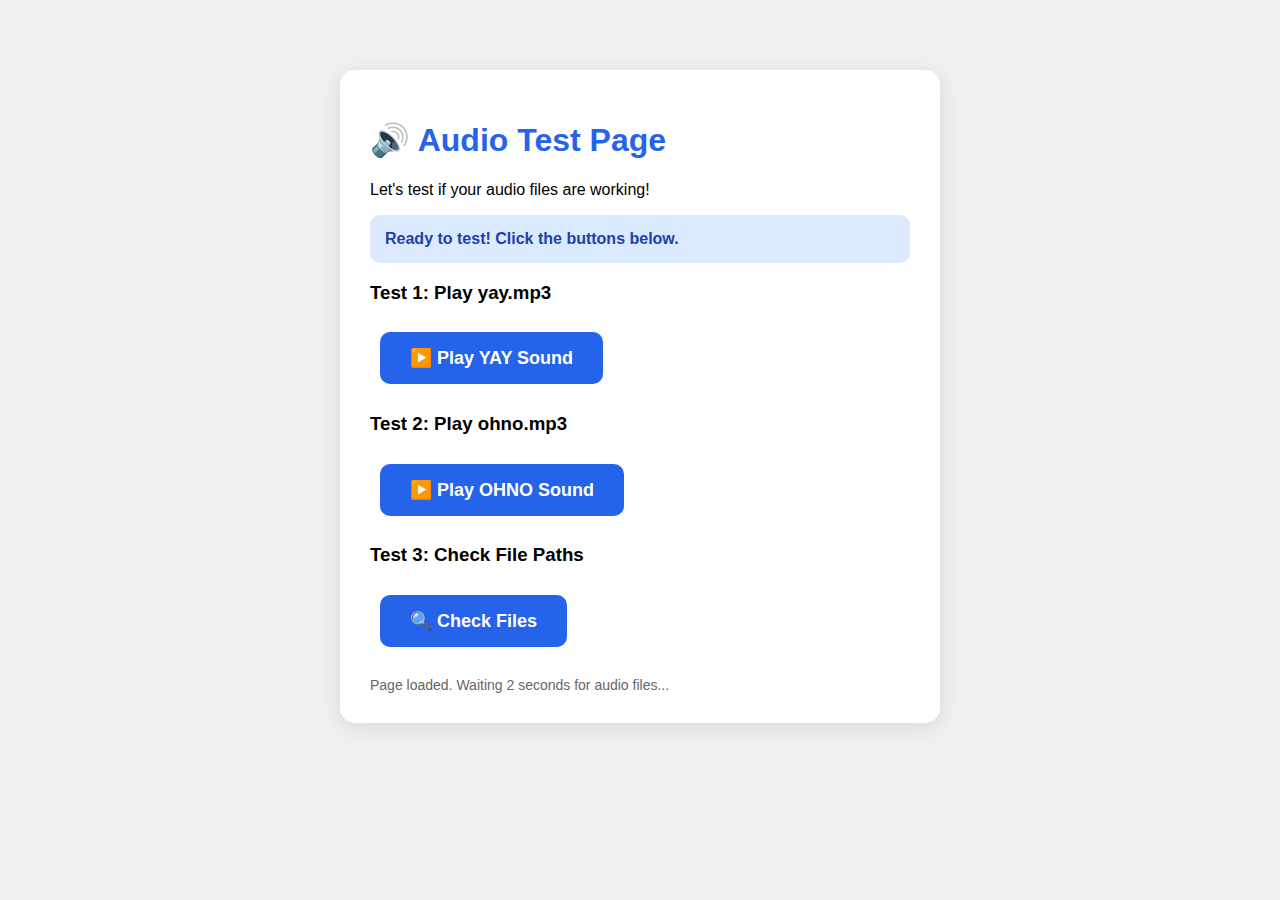
<file: CyberHeroGame/audio-test.html>
<!DOCTYPE html>
<html lang="en">
<head>
    <meta charset="UTF-8">
    <meta name="viewport" content="width=device-width, initial-scale=1.0">
    <title>Audio Test - CyberSafe</title>
    <style>
        body {
            font-family: Arial, sans-serif;
            max-width: 600px;
            margin: 50px auto;
            padding: 20px;
            background: #f0f0f0;
        }
        .test-box {
            background: white;
            padding: 30px;
            border-radius: 15px;
            margin-bottom: 20px;
            box-shadow: 0 4px 20px rgba(0,0,0,0.1);
        }
        h1 {
            color: #2563EB;
        }
        button {
            background: #2563EB;
            color: white;
            border: none;
            padding: 15px 30px;
            font-size: 18px;
            border-radius: 10px;
            cursor: pointer;
            margin: 10px;
            font-weight: bold;
        }
        button:hover {
            background: #1D4ED8;
        }
        .status {
            padding: 15px;
            margin: 15px 0;
            border-radius: 10px;
            font-weight: bold;
        }
        .success {
            background: #D1FAE5;
            color: #065F46;
        }
        .error {
            background: #FEE2E2;
            color: #991B1B;
        }
        .info {
            background: #DBEAFE;
            color: #1E40AF;
        }
        .warning {
            background: #FEF3C7;
            color: #92400E;
        }
    </style>
</head>
<body>
    <div class="test-box">
        <h1>🔊 Audio Test Page</h1>
        <p>Let's test if your audio files are working!</p>
        
        <div id="status" class="status info">
            Ready to test! Click the buttons below.
        </div>

        <h3>Test 1: Play yay.mp3</h3>
        <button onclick="testYay()">▶️ Play YAY Sound</button>
        
        <h3>Test 2: Play ohno.mp3</h3>
        <button onclick="testOhno()">▶️ Play OHNO Sound</button>
        
        <h3>Test 3: Check File Paths</h3>
        <button onclick="checkPaths()">🔍 Check Files</button>
        
        <div id="details" style="margin-top: 20px; font-size: 14px; color: #666;"></div>
    </div>

    <!-- Audio elements -->
    <audio id="yaySound" preload="auto">
        <source src="yay.mp3" type="audio/mpeg">
    </audio>
    <audio id="ohnoSound" preload="auto">
        <source src="ohno.mp3" type="audio/mpeg">
    </audio>

    <script>
        const status = document.getElementById('status');
        const details = document.getElementById('details');

        function updateStatus(message, type) {
            status.className = 'status ' + type;
            status.textContent = message;
        }

        function addDetail(message) {
            details.innerHTML += message + '<br>';
        }

        function testYay() {
            updateStatus('Testing yay.mp3...', 'info');
            details.innerHTML = '';
            
            const audio = document.getElementById('yaySound');
            
            addDetail('🔍 Checking yay.mp3...');
            addDetail('File path: ' + audio.children[0].src);
            addDetail('Audio ready state: ' + audio.readyState);
            
            audio.play()
                .then(() => {
                    updateStatus('✅ YAY sound is playing!', 'success');
                    addDetail('✅ Audio playing successfully!');
                })
                .catch(error => {
                    updateStatus('❌ Error playing yay.mp3', 'error');
                    addDetail('❌ Error: ' + error.message);
                    addDetail('💡 Check: Is the file uploaded? Is the name correct?');
                });
        }

        function testOhno() {
            updateStatus('Testing ohno.mp3...', 'info');
            details.innerHTML = '';
            
            const audio = document.getElementById('ohnoSound');
            
            addDetail('🔍 Checking ohno.mp3...');
            addDetail('File path: ' + audio.children[0].src);
            addDetail('Audio ready state: ' + audio.readyState);
            
            audio.play()
                .then(() => {
                    updateStatus('✅ OHNO sound is playing!', 'success');
                    addDetail('✅ Audio playing successfully!');
                })
                .catch(error => {
                    updateStatus('❌ Error playing ohno.mp3', 'error');
                    addDetail('❌ Error: ' + error.message);
                    addDetail('💡 Check: Is the file uploaded? Is the name correct?');
                });
        }

        function checkPaths() {
            updateStatus('Checking file paths...', 'info');
            details.innerHTML = '';
            
            const yayAudio = document.getElementById('yaySound');
            const ohnoAudio = document.getElementById('ohnoSound');
            
            addDetail('<strong>File Check:</strong>');
            addDetail('yay.mp3 path: ' + yayAudio.children[0].src);
            addDetail('yay.mp3 ready state: ' + yayAudio.readyState + ' (4 = loaded)');
            addDetail('');
            addDetail('ohno.mp3 path: ' + ohnoAudio.children[0].src);
            addDetail('ohno.mp3 ready state: ' + ohnoAudio.readyState + ' (4 = loaded)');
            addDetail('');
            addDetail('<strong>What the numbers mean:</strong>');
            addDetail('0 = HAVE_NOTHING (file not found)');
            addDetail('1 = HAVE_METADATA (file found, loading...)');
            addDetail('4 = HAVE_ENOUGH_DATA (ready to play!)');
            
            if (yayAudio.readyState === 0 || ohnoAudio.readyState === 0) {
                updateStatus('⚠️ Audio files not loading!', 'warning');
                addDetail('');
                addDetail('❌ Files might be missing or paths are wrong!');
            } else if (yayAudio.readyState === 4 && ohnoAudio.readyState === 4) {
                updateStatus('✅ Both files are loaded and ready!', 'success');
            } else {
                updateStatus('⏳ Files are loading...', 'info');
            }
        }

        // Auto-check on page load
        window.addEventListener('load', () => {
            setTimeout(() => {
                addDetail('Page loaded. Waiting 2 seconds for audio files...');
                setTimeout(checkPaths, 2000);
            }, 100);
        });
    </script>
</body>
</html>
</file>
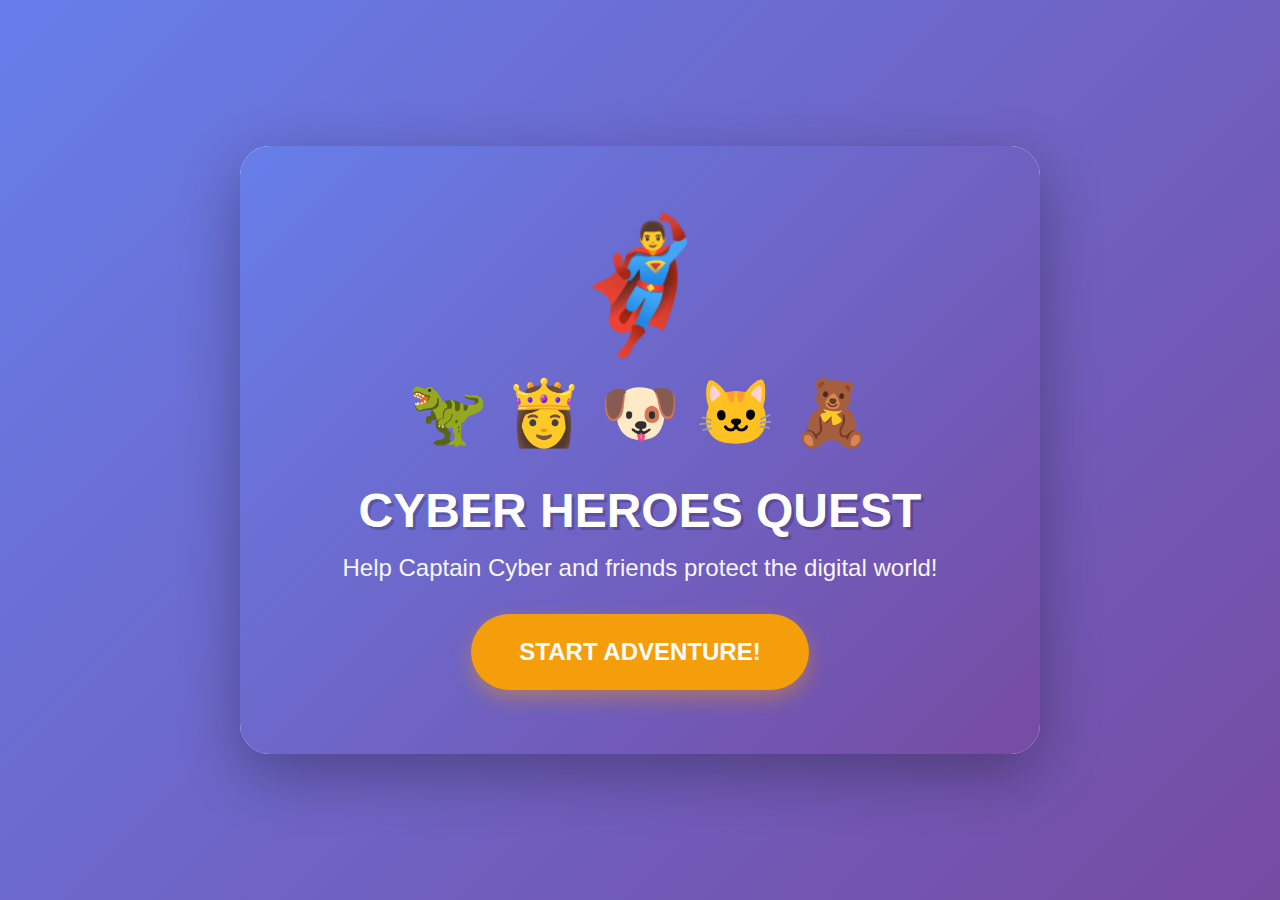
<file: CyberHeroGame/cyber-heroes-game.html>
<!DOCTYPE html>
<html lang="en">
<head>
    <meta charset="UTF-8">
    <meta name="viewport" content="width=device-width, initial-scale=1.0">
    <title>Cyber Heroes Quest - CyberSafe Academy</title>
    <style>
        * {
            margin: 0;
            padding: 0;
            box-sizing: border-box;
        }

        body {
            font-family: 'Comic Sans MS', 'Arial Rounded MT Bold', sans-serif;
            background: linear-gradient(135deg, #667eea 0%, #764ba2 100%);
            min-height: 100vh;
            display: flex;
            justify-content: center;
            align-items: center;
            overflow-x: hidden;
        }

        .game-container {
            width: 90%;
            max-width: 800px;
            background: white;
            border-radius: 30px;
            box-shadow: 0 20px 60px rgba(0, 0, 0, 0.3);
            overflow: hidden;
            position: relative;
        }

        /* Splash Screen */
        .splash-screen {
            padding: 4rem 2rem;
            text-align: center;
            background: linear-gradient(135deg, #667eea 0%, #764ba2 100%);
            color: white;
        }

        .character-squad {
            display: flex;
            justify-content: center;
            gap: 1rem;
            margin-bottom: 2rem;
            flex-wrap: wrap;
        }

        .character {
            font-size: 4rem;
            animation: bounce 2s infinite;
        }

        .character:nth-child(1) { animation-delay: 0s; }
        .character:nth-child(2) { animation-delay: 0.2s; }
        .character:nth-child(3) { animation-delay: 0.4s; }
        .character:nth-child(4) { animation-delay: 0.6s; }
        .character:nth-child(5) { animation-delay: 0.8s; }
        .character:nth-child(6) { animation-delay: 1s; }

        .captain-cyber {
            font-size: 8rem;
            animation: bounce 2s infinite;
            margin-bottom: 1rem;
        }

        @keyframes bounce {
            0%, 100% { transform: translateY(0); }
            50% { transform: translateY(-20px); }
        }

        /* Back Button */
        .back-button {
            position: fixed;
            top: 20px;
            left: 20px;
            width: 50px;
            height: 50px;
            background: white;
            border-radius: 50%;
            display: flex;
            align-items: center;
            justify-content: center;
            cursor: pointer;
            box-shadow: 0 4px 15px rgba(0, 0, 0, 0.2);
            transition: all 0.3s;
            z-index: 1000;
            border: 3px solid #667eea;
        }

        .back-button:hover {
            transform: scale(1.1);
            box-shadow: 0 6px 20px rgba(0, 0, 0, 0.3);
        }

        .back-button svg {
            width: 24px;
            height: 24px;
        }

        .splash-screen .back-button {
            display: none;
        }

        .splash-title {
            font-size: 3rem;
            font-weight: 900;
            margin-bottom: 1rem;
            text-shadow: 3px 3px 0 rgba(0,0,0,0.2);
        }

        .splash-subtitle {
            font-size: 1.5rem;
            margin-bottom: 2rem;
            opacity: 0.95;
        }

        .btn-start {
            background: #F59E0B;
            color: white;
            border: none;
            padding: 1.5rem 3rem;
            font-size: 1.5rem;
            font-weight: 900;
            border-radius: 50px;
            cursor: pointer;
            transition: all 0.3s;
            box-shadow: 0 8px 20px rgba(245, 158, 11, 0.4);
            text-transform: uppercase;
        }

        .btn-start:hover {
            transform: translateY(-5px);
            box-shadow: 0 12px 30px rgba(245, 158, 11, 0.6);
        }

        /* Level Selection */
        .level-selection {
            padding: 3rem 2rem;
            text-align: center;
            display: none;
        }

        .level-title {
            font-size: 2.5rem;
            color: #1E293B;
            margin-bottom: 2rem;
            font-weight: 900;
        }

        .levels-grid {
            display: grid;
            grid-template-columns: repeat(auto-fit, minmax(200px, 1fr));
            gap: 2rem;
            margin-bottom: 2rem;
        }

        .level-card {
            background: linear-gradient(135deg, #667eea 0%, #764ba2 100%);
            color: white;
            padding: 2rem;
            border-radius: 20px;
            cursor: pointer;
            transition: all 0.3s;
            border: 4px solid transparent;
        }

        .level-card:hover {
            transform: translateY(-10px);
            border-color: #F59E0B;
            box-shadow: 0 15px 40px rgba(0, 0, 0, 0.3);
        }

        .level-icon {
            font-size: 4rem;
            margin-bottom: 1rem;
        }

        .level-name {
            font-size: 1.5rem;
            font-weight: 700;
        }

        /* Quiz Screen */
        .quiz-screen {
            padding: 2rem;
            display: none;
        }

        .quiz-header {
            display: flex;
            justify-content: space-between;
            align-items: center;
            margin-bottom: 2rem;
            padding: 1rem;
            background: #F8FAFC;
            border-radius: 15px;
        }

        .score-display {
            font-size: 1.5rem;
            font-weight: 900;
            color: #667eea;
        }

        .question-counter {
            font-size: 1.25rem;
            font-weight: 700;
            color: #64748b;
        }

        /* Snakes & Ladders Board */
        .board-container {
            margin-bottom: 2rem;
        }

        .board {
            display: grid;
            grid-template-columns: repeat(3, 1fr);
            gap: 0.75rem;
            max-width: 500px;
            margin: 0 auto 1rem;
            padding: 1.5rem;
            background: linear-gradient(135deg, #F8FAFC, #E2E8F0);
            border-radius: 20px;
            box-shadow: 0 10px 30px rgba(0, 0, 0, 0.1);
        }

        .board-square {
            aspect-ratio: 1;
            background: white;
            border-radius: 15px;
            display: flex;
            flex-direction: column;
            align-items: center;
            justify-content: center;
            position: relative;
            border: 3px solid transparent;
            transition: all 0.3s;
            font-size: 1.5rem;
        }

        .board-square.square-1 { background: linear-gradient(135deg, #DBEAFE, #93C5FD); }
        .board-square.square-2 { background: linear-gradient(135deg, #FED7AA, #FDBA74); }
        .board-square.square-3 { background: linear-gradient(135deg, #D9F99D, #BEF264); }
        .board-square.square-4 { background: linear-gradient(135deg, #FBCFE8, #F9A8D4); }
        .board-square.square-5 { background: linear-gradient(135deg, #FEF3C7, #FDE68A); }
        .board-square.square-6 { background: linear-gradient(135deg, #E9D5FF, #D8B4FE); }
        .board-square.square-7 { background: linear-gradient(135deg, #A5F3FC, #67E8F9); }
        .board-square.square-8 { background: linear-gradient(135deg, #FCA5A5, #F87171); }
        .board-square.square-9 { background: linear-gradient(135deg, #C7D2FE, #A5B4FC); }
        .board-square.square-10 { 
            background: linear-gradient(135deg, #FDE047, #FACC15);
            border-color: #F59E0B;
            border-width: 4px;
        }

        .board-square.active {
            border-color: #667eea;
            border-width: 4px;
            box-shadow: 0 0 20px rgba(102, 126, 234, 0.5);
            transform: scale(1.1);
        }

        .square-number {
            font-size: 1.25rem;
            font-weight: 900;
            color: #1E293B;
            position: absolute;
            top: 0.5rem;
            left: 0.5rem;
        }

        .square-icon {
            font-size: 2.5rem;
            animation: bounce 2s infinite;
        }

        .player-token {
            font-size: 2.5rem;
            animation: bounce 1s infinite;
            filter: drop-shadow(0 4px 8px rgba(0, 0, 0, 0.3));
        }

        .ladder-icon, .snake-icon {
            font-size: 2rem;
            position: absolute;
            bottom: 0.5rem;
            right: 0.5rem;
        }

        .ladder-icon {
            animation: wiggle 2s infinite;
        }

        .snake-icon {
            animation: slither 3s infinite;
        }

        @keyframes wiggle {
            0%, 100% { transform: rotate(-5deg); }
            50% { transform: rotate(5deg); }
        }

        @keyframes slither {
            0%, 100% { transform: translateX(0); }
            25% { transform: translateX(-3px); }
            75% { transform: translateX(3px); }
        }

        .board-legend {
            display: flex;
            justify-content: center;
            gap: 2rem;
            font-size: 0.875rem;
            color: #64748b;
            font-weight: 600;
        }

        .legend-item {
            display: flex;
            align-items: center;
            gap: 0.5rem;
        }

        .legend-item span {
            font-size: 1.5rem;
        }

        .question-card {
            background: #F8FAFC;
            padding: 2rem;
            border-radius: 20px;
            margin-bottom: 2rem;
            text-align: center;
        }

        .question-text {
            font-size: 1.75rem;
            font-weight: 700;
            color: #1E293B;
            margin-bottom: 2rem;
            line-height: 1.4;
        }

        .answers-grid {
            display: grid;
            grid-template-columns: repeat(2, 1fr);
            gap: 1rem;
        }

        .answer-btn {
            padding: 1.5rem;
            border: 4px solid transparent;
            border-radius: 15px;
            font-size: 1.25rem;
            font-weight: 700;
            cursor: pointer;
            transition: all 0.3s;
            text-align: center;
        }

        .answer-btn:hover:not(.disabled) {
            transform: scale(1.05);
            box-shadow: 0 8px 20px rgba(0, 0, 0, 0.2);
        }

        .answer-btn.red {
            background: #EF4444;
            color: white;
        }

        .answer-btn.blue {
            background: #3B82F6;
            color: white;
        }

        .answer-btn.yellow {
            background: #F59E0B;
            color: white;
        }

        .answer-btn.green {
            background: #10B981;
            color: white;
        }

        .answer-btn.correct {
            border-color: #10B981;
            animation: pulse 0.5s;
        }

        .answer-btn.wrong {
            border-color: #EF4444;
            animation: shake 0.5s;
        }

        .answer-btn.disabled {
            opacity: 0.5;
            cursor: not-allowed;
        }

        @keyframes pulse {
            0%, 100% { transform: scale(1); }
            50% { transform: scale(1.1); }
        }

        @keyframes shake {
            0%, 100% { transform: translateX(0); }
            25% { transform: translateX(-10px); }
            75% { transform: translateX(10px); }
        }

        /* Feedback Screen */
        .feedback-screen {
            position: fixed;
            top: 0;
            left: 0;
            width: 100%;
            height: 100%;
            display: none;
            justify-content: center;
            align-items: center;
            z-index: 1000;
        }

        .feedback-screen.correct {
            background: rgba(16, 185, 129, 0.95);
        }

        .feedback-screen.wrong {
            background: rgba(59, 130, 246, 0.95);
        }

        .feedback-content {
            text-align: center;
            color: white;
        }

        .feedback-emoji {
            font-size: 8rem;
            margin-bottom: 1rem;
            animation: bounce 0.5s;
        }

        .feedback-text {
            font-size: 3rem;
            font-weight: 900;
            margin-bottom: 1rem;
            text-shadow: 3px 3px 0 rgba(0,0,0,0.2);
        }

        .feedback-message {
            font-size: 1.5rem;
            margin-bottom: 2rem;
        }

        .feedback-tip {
            font-size: 1.25rem;
            background: rgba(255, 255, 255, 0.2);
            padding: 1rem 2rem;
            border-radius: 15px;
            margin: 0 auto;
            max-width: 600px;
        }

        /* Balloons */
        .balloon {
            position: fixed;
            bottom: -150px;
            width: 60px;
            height: 80px;
            border-radius: 50% 50% 50% 50% / 60% 60% 40% 40%;
            animation: floatUp 4s ease-in forwards;
            z-index: 999;
        }

        .balloon::before {
            content: '';
            position: absolute;
            bottom: -15px;
            left: 50%;
            transform: translateX(-50%);
            width: 2px;
            height: 50px;
            background: rgba(255, 255, 255, 0.5);
        }

        @keyframes floatUp {
            0% {
                bottom: -150px;
                opacity: 1;
            }
            100% {
                bottom: 120vh;
                opacity: 0;
            }
        }

        .balloon.wobble {
            animation: floatUp 4s ease-in forwards, wobble 2s ease-in-out infinite;
        }

        @keyframes wobble {
            0%, 100% { transform: translateX(0) rotate(-5deg); }
            50% { transform: translateX(20px) rotate(5deg); }
        }

        /* Confetti */
        .confetti {
            position: fixed;
            width: 10px;
            height: 10px;
            animation: confettiFall 3s ease-out forwards;
            z-index: 998;
        }

        @keyframes confettiFall {
            0% {
                top: -10px;
                opacity: 1;
                transform: rotate(0deg);
            }
            100% {
                top: 100vh;
                opacity: 0;
                transform: rotate(720deg);
            }
        }

        /* Score Screen */
        .score-screen {
            padding: 3rem 2rem;
            text-align: center;
            display: none;
        }

        .score-emoji {
            font-size: 8rem;
            animation: bounce 2s infinite;
        }

        .score-title {
            font-size: 3rem;
            color: #1E293B;
            font-weight: 900;
            margin: 1rem 0;
        }

        .final-score {
            font-size: 4rem;
            color: #667eea;
            font-weight: 900;
            margin: 1rem 0;
        }

        .score-message {
            font-size: 1.5rem;
            color: #64748b;
            margin-bottom: 2rem;
        }

        .btn-play-again {
            background: #667eea;
            color: white;
            border: none;
            padding: 1.25rem 2.5rem;
            font-size: 1.25rem;
            font-weight: 700;
            border-radius: 50px;
            cursor: pointer;
            transition: all 0.3s;
            margin: 0.5rem;
        }

        .btn-play-again:hover {
            transform: translateY(-5px);
            box-shadow: 0 10px 25px rgba(102, 126, 234, 0.4);
        }

        .hidden {
            display: none !important;
        }

        /* Responsive */
        @media (max-width: 768px) {
            .splash-title {
                font-size: 2rem;
            }

            .captain-cyber {
                font-size: 5rem;
            }

            .answers-grid {
                grid-template-columns: 1fr;
            }

            .question-text {
                font-size: 1.25rem;
            }

            .feedback-text {
                font-size: 2rem;
            }
        }
    </style>
</head>
<body>
    <div class="game-container">
        <!-- Splash Screen -->
        <div class="splash-screen" id="splashScreen">
            <div class="captain-cyber">🦸‍♂️</div>
            <div class="character-squad">
                <div class="character">🦖</div>
                <div class="character">👸</div>
                <div class="character">🐶</div>
                <div class="character">🐱</div>
                <div class="character">🧸</div>
            </div>
            <h1 class="splash-title">CYBER HEROES QUEST</h1>
            <p class="splash-subtitle">Help Captain Cyber and friends protect the digital world!</p>
            <button class="btn-start" onclick="startGame()">START ADVENTURE!</button>
        </div>

        <!-- Level Selection -->
        <div class="level-selection" id="levelSelection">
            <div class="back-button" onclick="backToHome()" title="Back to Website">
                <svg viewBox="0 0 24 24" fill="none" stroke="#667eea" stroke-width="3">
                    <path d="M19 12H5M5 12L12 19M5 12L12 5" stroke-linecap="round" stroke-linejoin="round"/>
                </svg>
            </div>
            <h2 class="level-title">Choose Your Quest!</h2>
            <div class="levels-grid">
                <div class="level-card" onclick="selectLevel('password')">
                    <div class="level-icon">🔐</div>
                    <div class="level-name">Password Protector</div>
                </div>
                <div class="level-card" onclick="selectLevel('phishing')">
                    <div class="level-icon">🎣</div>
                    <div class="level-name">Phishing Detector</div>
                </div>
                <div class="level-card" onclick="selectLevel('wifi')">
                    <div class="level-icon">🌐</div>
                    <div class="level-name">Wi-Fi Warrior</div>
                </div>
            </div>
        </div>

        <!-- Quiz Screen -->
        <div class="quiz-screen" id="quizScreen">
            <div class="back-button" onclick="backToLevels()" title="Back to Levels">
                <svg viewBox="0 0 24 24" fill="none" stroke="#667eea" stroke-width="3">
                    <path d="M19 12H5M5 12L12 19M5 12L12 5" stroke-linecap="round" stroke-linejoin="round"/>
                </svg>
            </div>
            <div class="quiz-header">
                <div class="score-display">⭐ <span id="scoreDisplay">0</span> points</div>
                <div class="question-counter">Question <span id="questionNumber">1</span>/10</div>
            </div>
            
            <!-- Snakes & Ladders Board -->
            <div class="board-container">
                <div class="board">
                    <!-- Row 3: Squares 10, 9, 8 -->
                    <div class="board-square square-10" data-square="10">
                        <div class="square-number">10</div>
                        <div class="square-icon">🏆</div>
                    </div>
                    <div class="board-square square-9" data-square="9">
                        <div class="square-number">9</div>
                    </div>
                    <div class="board-square square-8" data-square="8">
                        <div class="square-number">8</div>
                        <div class="snake-icon">🐍</div>
                    </div>
                    
                    <!-- Row 2: Squares 7, 6, 5 -->
                    <div class="board-square square-7" data-square="7">
                        <div class="square-number">7</div>
                    </div>
                    <div class="board-square square-6" data-square="6">
                        <div class="square-number">6</div>
                    </div>
                    <div class="board-square square-5" data-square="5">
                        <div class="square-number">5</div>
                        <div class="ladder-icon">🪜</div>
                    </div>
                    
                    <!-- Row 1: Squares 4, 3, 2, 1 -->
                    <div class="board-square square-4" data-square="4">
                        <div class="square-number">4</div>
                    </div>
                    <div class="board-square square-3" data-square="3">
                        <div class="square-number">3</div>
                        <div class="ladder-icon">🪜</div>
                    </div>
                    <div class="board-square square-2" data-square="2">
                        <div class="square-number">2</div>
                    </div>
                    <div class="board-square square-1 active" data-square="1">
                        <div class="square-number">1</div>
                        <div class="player-token" id="playerToken">🦸‍♂️</div>
                    </div>
                </div>
                <div class="board-legend">
                    <div class="legend-item"><span>🪜</span> Ladder - Jump ahead!</div>
                    <div class="legend-item"><span>🐍</span> Snake - Slide back!</div>
                </div>
            </div>
            
            <div class="question-card">
                <div class="question-text" id="questionText"></div>
                <div class="answers-grid" id="answersGrid"></div>
            </div>
        </div>

        <!-- Score Screen -->
        <div class="score-screen" id="scoreScreen">
            <div class="back-button" onclick="backToLevels()" title="Back to Levels">
                <svg viewBox="0 0 24 24" fill="none" stroke="#667eea" stroke-width="3">
                    <path d="M19 12H5M5 12L12 19M5 12L12 5" stroke-linecap="round" stroke-linejoin="round"/>
                </svg>
            </div>
            <div class="score-emoji" id="scoreEmoji">🏆</div>
            <h2 class="score-title" id="scoreTitle">Amazing Job!</h2>
            <div class="final-score"><span id="finalScore">0</span> / 100</div>
            <p class="score-message" id="scoreMessage">You're a true Cyber Hero!</p>
            <button class="btn-play-again" onclick="playAgain()">Play Again</button>
            <button class="btn-play-again" onclick="backToLevels()">Choose New Quest</button>
        </div>
    </div>

    <!-- Feedback Screen -->
    <div class="feedback-screen" id="feedbackScreen">
        <div class="feedback-content">
            <div class="feedback-emoji" id="feedbackEmoji"></div>
            <div class="feedback-text" id="feedbackText"></div>
            <div class="feedback-message" id="feedbackMessage"></div>
            <div class="feedback-tip" id="feedbackTip"></div>
        </div>
    </div>

    <!-- Audio Elements -->
    <audio id="correctSound" preload="auto">
        <source src="/CyberHeroGame/yay.mp3" type="audio/mpeg">
    </audio>
    <audio id="wrongSound" preload="auto">
        <source src="/CyberHeroGame/ohno.mp3" type="audio/mpeg">
    </audio>

    <script src="game.js"></script>
</body>
</html>
</file>
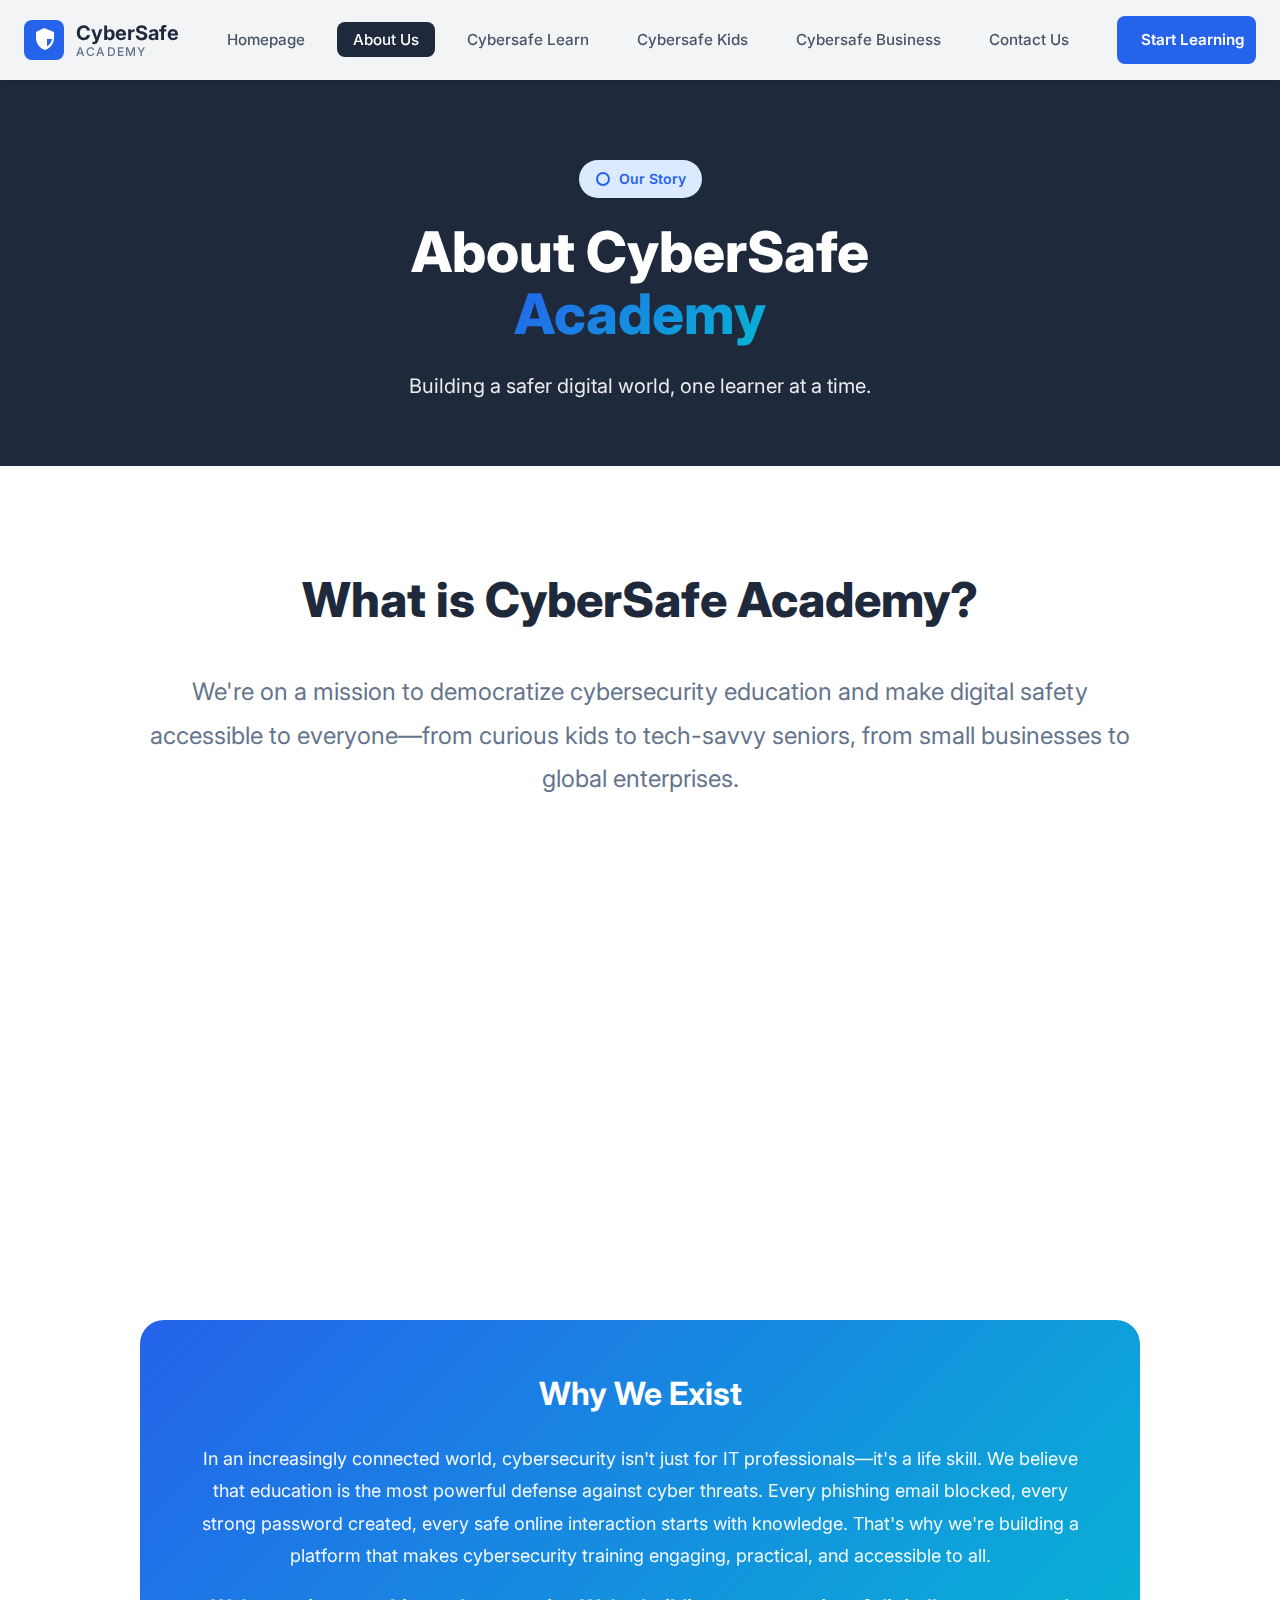
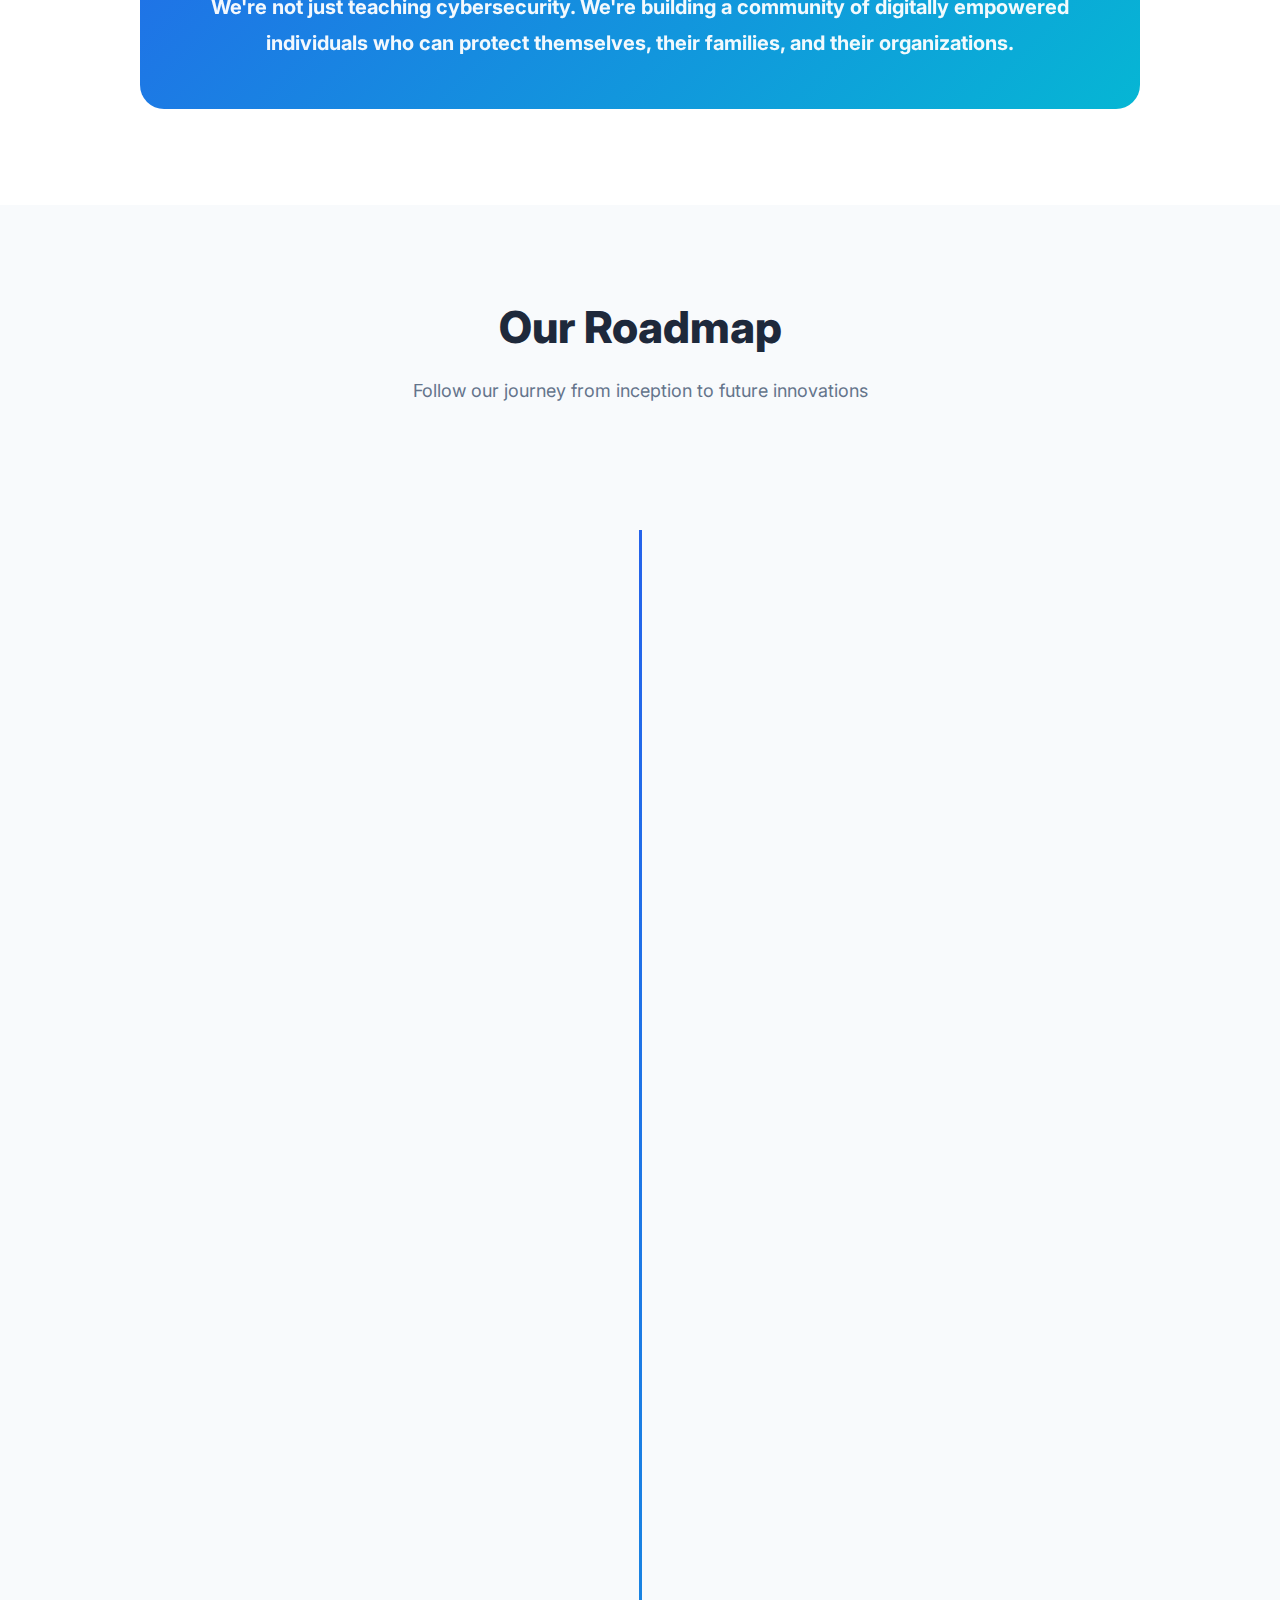
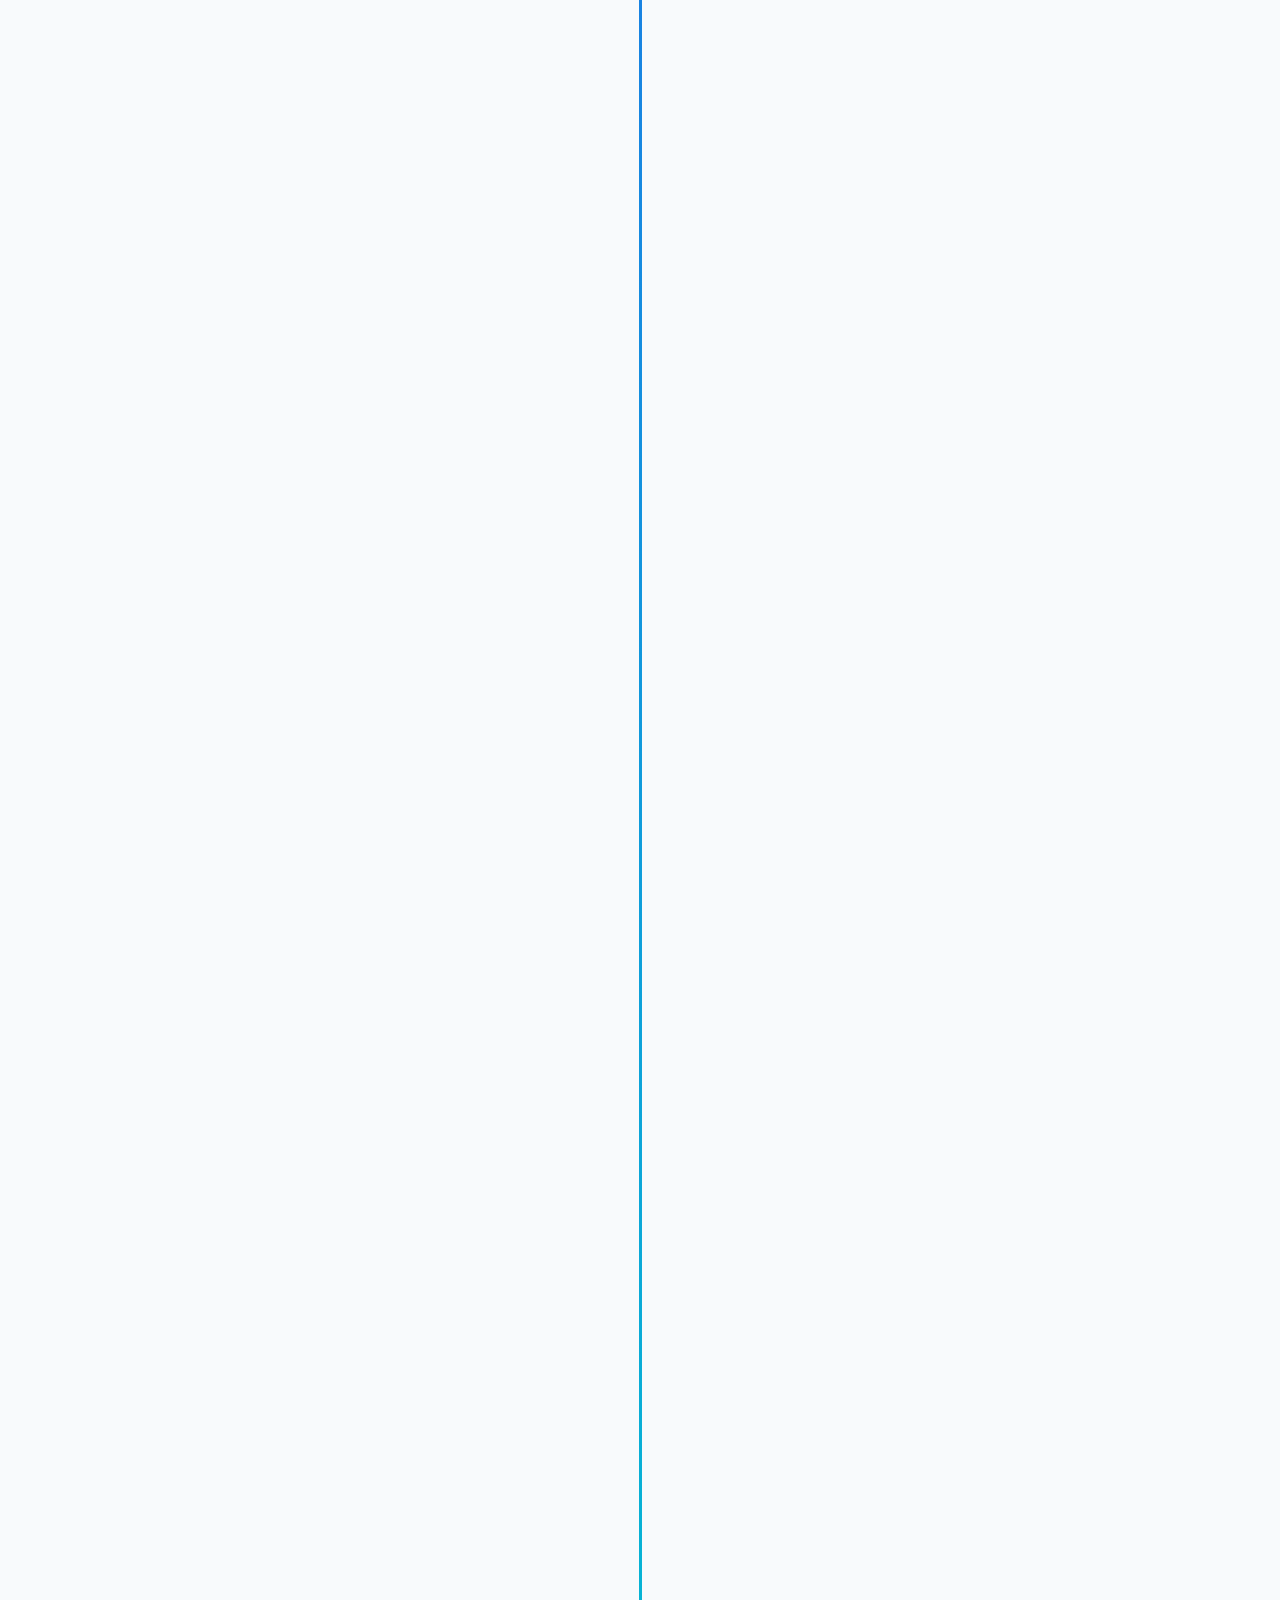
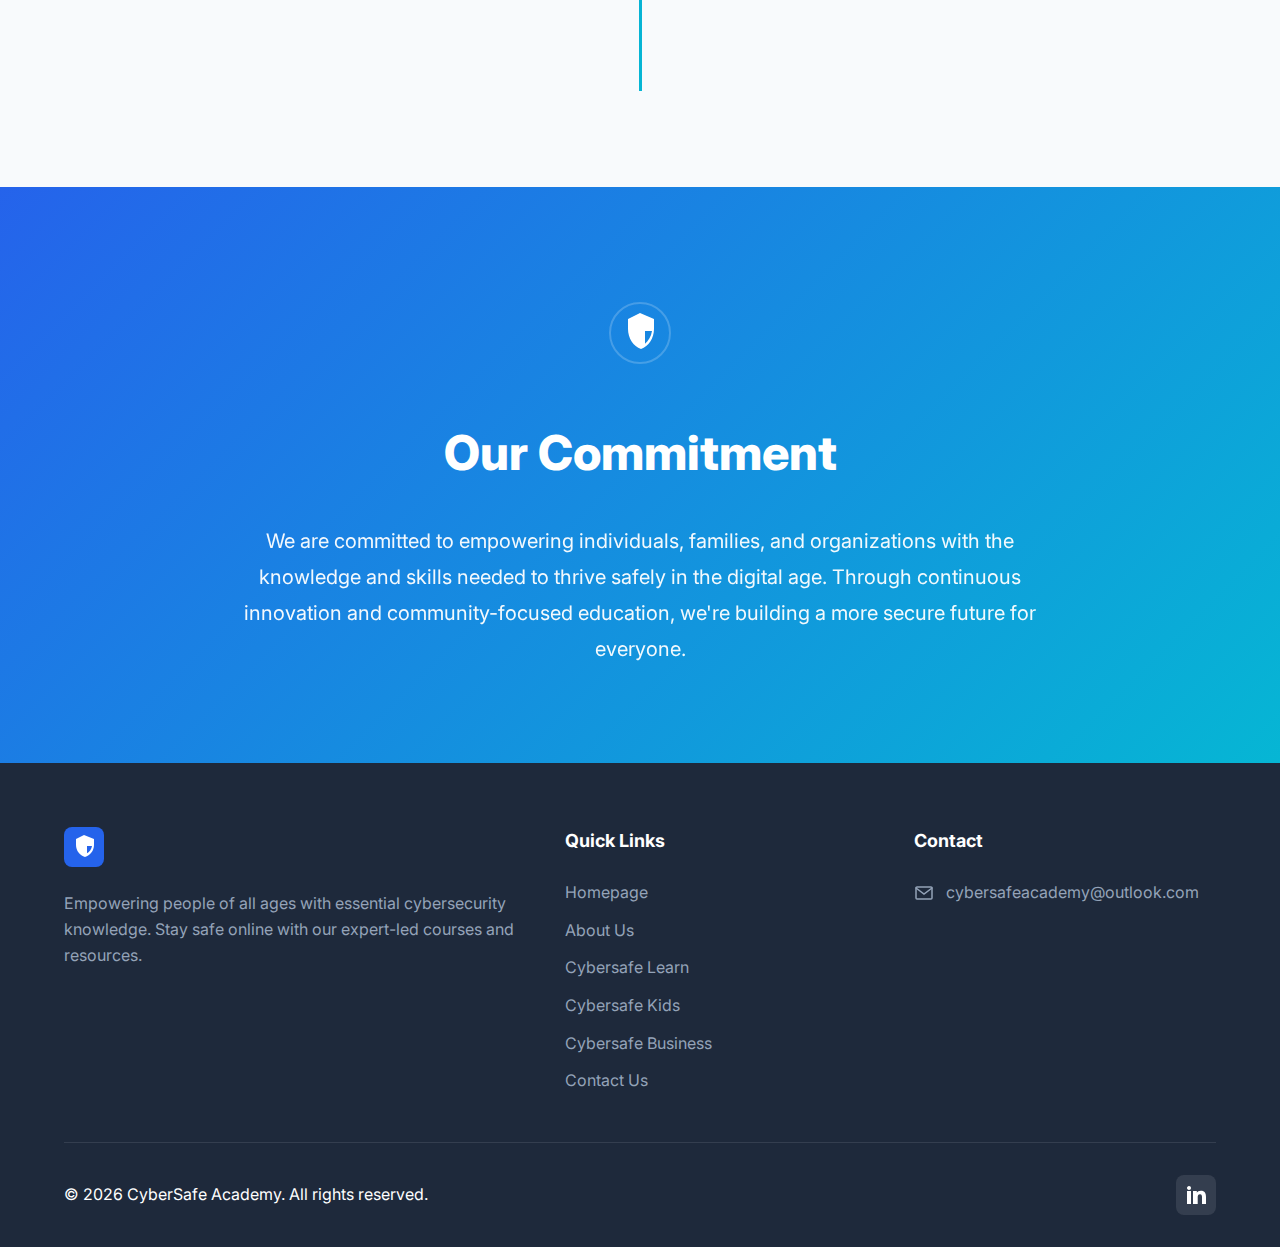
<file: cybersafeacademywebsite-updated/about.html>
<!DOCTYPE html>
<html lang="en">
<head>
    <meta charset="UTF-8">
    <meta name="viewport" content="width=device-width, initial-scale=1.0">
    <title>About Us - CyberSafe Academy</title>
    <link rel="stylesheet" href="styles.css">
    <link rel="preconnect" href="https://fonts.googleapis.com">
    <link rel="preconnect" href="https://fonts.gstatic.com" crossorigin>
    <link href="https://fonts.googleapis.com/css2?family=Inter:wght@300;400;500;600;700;800;900&display=swap" rel="stylesheet">
</head>
<body>
    <!-- Navigation -->
    <nav class="navbar">
        <div class="nav-container">
            <div class="logo">
                <div class="logo-icon">
                    <svg width="40" height="40" viewBox="0 0 40 40" fill="none" xmlns="http://www.w3.org/2000/svg">
                        <rect width="40" height="40" rx="8" fill="#2563EB"/>
                        <path d="M20 8L12 12V18C12 23.55 15.84 28.74 21 30C26.16 28.74 30 23.55 30 18V12L20 8ZM20 18.99H28C27.47 22.11 25.72 24.78 23 26.34V14H20V18.99Z" fill="white"/>
                    </svg>
                </div>
                <div class="logo-text">
                    <span class="logo-main">CyberSafe</span>
                    <span class="logo-sub">ACADEMY</span>
                </div>
            </div>
            
            <ul class="nav-menu">
                <li><a href="index.html" class="nav-link">Homepage</a></li>
                <li><a href="about.html" class="nav-link active">About Us</a></li>
                <li><a href="cybersafe-learn.html" class="nav-link">Cybersafe Learn</a></li>
                <li><a href="cybersafe-kids.html" class="nav-link">Cybersafe Kids</a></li>
                <li><a href="cybersafe-business.html" class="nav-link">Cybersafe Business</a></li>
                <li><a href="contact.html" class="nav-link">Contact Us</a></li>
            </ul>
            
            <a href="https://cybersafe-quiz.netlify.app" class="btn-primary" target="_blank" rel="noopener noreferrer">Start Learning</a>
            
            <div class="mobile-menu-toggle">
                <span></span>
                <span></span>
                <span></span>
            </div>
        </div>
    </nav>

    <!-- Hero Section -->
    <section class="page-hero">
        <div class="container">
            <div class="section-badge">
                <svg width="16" height="16" viewBox="0 0 16 16" fill="none">
                    <circle cx="8" cy="8" r="6" stroke="#2563EB" stroke-width="2" fill="none"/>
                </svg>
                <span>Our Story</span>
            </div>
            <h1 class="page-title">
                About CyberSafe<br>
                <span class="gradient-text">Academy</span>
            </h1>
            <p class="page-description">
                Building a safer digital world, one learner at a time.
            </p>
        </div>
    </section>

    <!-- What is CyberSafe Academy Section -->
    <section class="what-is-section">
        <div class="container">
            <div class="what-is-content">
                <h2 class="section-title-large">What is CyberSafe Academy?</h2>
                <p class="what-is-intro">
                    We're on a mission to democratize cybersecurity education and make digital safety accessible to everyone—from curious kids to tech-savvy seniors, from small businesses to global enterprises.
                </p>

                <div class="mission-grid">
                    <div class="mission-card" data-aos="fade-up">
                        <div class="mission-icon">
                            <svg width="32" height="32" viewBox="0 0 32 32" fill="none">
                                <path d="M16 4L6 9V15C6 22.18 10.56 28.96 17 30.5C23.44 28.96 28 22.18 28 15V9L16 4Z" stroke="currentColor" stroke-width="2"/>
                            </svg>
                        </div>
                        <h3>Our Mission</h3>
                        <p>To empower every person with the knowledge and skills needed to navigate the digital world safely, confidently, and responsibly.</p>
                    </div>

                    <div class="mission-card" data-aos="fade-up" data-delay="100">
                        <div class="mission-icon">
                            <svg width="32" height="32" viewBox="0 0 32 32" fill="none">
                                <path d="M16 2L18 10L26 10.5L19 15L21.5 23L16 19L10.5 23L13 15L6 10.5L14 10L16 2Z" stroke="currentColor" stroke-width="2"/>
                            </svg>
                        </div>
                        <h3>Our Vision</h3>
                        <p>A world where digital literacy is universal, cyber threats are understood by all, and online safety is second nature to every generation.</p>
                    </div>

                    <div class="mission-card" data-aos="fade-up" data-delay="200">
                        <div class="mission-icon">
                            <svg width="32" height="32" viewBox="0 0 32 32" fill="none">
                                <circle cx="16" cy="12" r="5" stroke="currentColor" stroke-width="2"/>
                                <path d="M4 28C4 22.48 8.48 18 14 18H18C23.52 18 28 22.48 28 28" stroke="currentColor" stroke-width="2"/>
                            </svg>
                        </div>
                        <h3>Who We Serve</h3>
                        <p>Everyone. From 8 to 80. Students, parents, professionals, and organizations. If you're online, we're here to help you stay safe.</p>
                    </div>
                </div>

                <div class="purpose-statement">
                    <h3>Why We Exist</h3>
                    <p>
                        In an increasingly connected world, cybersecurity isn't just for IT professionals—it's a life skill. We believe that education is the most powerful defense against cyber threats. Every phishing email blocked, every strong password created, every safe online interaction starts with knowledge. That's why we're building a platform that makes cybersecurity training engaging, practical, and accessible to all.
                    </p>
                    <p>
                        <strong>We're not just teaching cybersecurity. We're building a community of digitally empowered individuals who can protect themselves, their families, and their organizations.</strong>
                    </p>
                </div>
            </div>
        </div>
    </section>

    <!-- Roadmap Section -->
    <section class="roadmap-section">
        <div class="container">
            <div class="section-header">
                <h2 class="section-title">Our Roadmap</h2>
                <p class="section-description">
                    Follow our journey from inception to future innovations
                </p>
            </div>

            <div class="timeline">
                <!-- Milestone 1: Mission & Goals - COMPLETED -->
                <div class="timeline-item" data-aos="fade-up">
                    <div class="timeline-marker completed">
                        <div class="marker-number">01</div>
                        <div class="marker-icon">
                            <svg width="24" height="24" viewBox="0 0 24 24" fill="none">
                                <path d="M5 13L9 17L19 7" stroke="white" stroke-width="2" stroke-linecap="round" stroke-linejoin="round"/>
                            </svg>
                        </div>
                    </div>
                    <div class="timeline-content">
                        <div class="timeline-badge completed-badge">Completed</div>
                        <h3 class="timeline-title">Mission & Goals</h3>
                        <p class="timeline-description">
                            Founded with a vision to make cybersecurity education accessible to everyone. Established our core values and educational philosophy.
                        </p>
                    </div>
                </div>

                <!-- Milestone 2: Module 1 Beta - COMPLETED -->
                <div class="timeline-item right" data-aos="fade-up" data-delay="100">
                    <div class="timeline-marker completed">
                        <div class="marker-number">02</div>
                        <div class="marker-icon">
                            <svg width="24" height="24" viewBox="0 0 24 24" fill="none">
                                <path d="M5 13L9 17L19 7" stroke="white" stroke-width="2" stroke-linecap="round" stroke-linejoin="round"/>
                            </svg>
                        </div>
                    </div>
                    <div class="timeline-content">
                        <div class="timeline-badge completed-badge">Completed</div>
                        <h3 class="timeline-title">Module 1 Beta</h3>
                        <p class="timeline-description">
                            Launched our first beta module focusing on fundamental cybersecurity concepts. Gathered valuable feedback from early adopters.
                        </p>
                    </div>
                </div>

                <!-- Milestone 3: Website Launch - UNDER DEVELOPMENT -->
                <div class="timeline-item" data-aos="fade-up" data-delay="200">
                    <div class="timeline-marker development">
                        <div class="marker-number">03</div>
                        <div class="marker-icon">
                            <svg width="24" height="24" viewBox="0 0 24 24" fill="none">
                                <path d="M12 2L14 10L22 10.5L15 15L17.5 23L12 19L6.5 23L9 15L2 10.5L10 10L12 2Z" fill="white"/>
                            </svg>
                        </div>
                    </div>
                    <div class="timeline-content">
                        <div class="timeline-badge development-badge">Under Development</div>
                        <h3 class="timeline-title">Website Launch</h3>
                        <p class="timeline-description">
                            Building a comprehensive platform with full course catalog, interactive learning tools, and community features.
                        </p>
                    </div>
                </div>

                <!-- Milestone 4: Module 1 Full Release - COMING SOON -->
                <div class="timeline-item right" data-aos="fade-up" data-delay="300">
                    <div class="timeline-marker coming-soon">
                        <div class="marker-number">04</div>
                        <div class="marker-icon">
                            <svg width="24" height="24" viewBox="0 0 24 24" fill="none">
                                <circle cx="12" cy="12" r="10" stroke="white" stroke-width="2"/>
                            </svg>
                        </div>
                    </div>
                    <div class="timeline-content">
                        <div class="timeline-badge coming-soon-badge">Coming Soon</div>
                        <h3 class="timeline-title">Module 1 Full Release</h3>
                        <p class="timeline-description">
                            Complete release with enhanced content, video tutorials, interactive exercises, and certification for all age groups.
                        </p>
                    </div>
                </div>

                <!-- Milestone 5: Young Learners (CyberSafe Kids) - COMING SOON -->
                <div class="timeline-item" data-aos="fade-up" data-delay="400">
                    <div class="timeline-marker coming-soon">
                        <div class="marker-number">05</div>
                        <div class="marker-icon">
                            <svg width="24" height="24" viewBox="0 0 24 24" fill="none">
                                <circle cx="12" cy="12" r="10" stroke="white" stroke-width="2"/>
                            </svg>
                        </div>
                    </div>
                    <div class="timeline-content">
                        <div class="timeline-badge coming-soon-badge">Coming Soon</div>
                        <h3 class="timeline-title">Young Learners (CyberSafe Kids)</h3>
                        <p class="timeline-description">
                            Fun, age-appropriate cybersecurity courses designed specifically for children. Making online safety engaging through games and interactive stories.
                        </p>
                    </div>
                </div>

                <!-- Milestone 6: Corporate Training - COMING SOON -->
                <div class="timeline-item right" data-aos="fade-up" data-delay="500">
                    <div class="timeline-marker coming-soon">
                        <div class="marker-number">06</div>
                        <div class="marker-icon">
                            <svg width="24" height="24" viewBox="0 0 24 24" fill="none">
                                <circle cx="12" cy="12" r="10" stroke="white" stroke-width="2"/>
                            </svg>
                        </div>
                    </div>
                    <div class="timeline-content">
                        <div class="timeline-badge coming-soon-badge">Coming Soon</div>
                        <h3 class="timeline-title">Corporate Training</h3>
                        <p class="timeline-description">
                            Enterprise solutions and training programs for organizations looking to strengthen their security culture and protect their teams.
                        </p>
                    </div>
                </div>

                <!-- Milestone 7: ??? Mystery - COMING SOON -->
                <div class="timeline-item" data-aos="fade-up" data-delay="600">
                    <div class="timeline-marker mystery">
                        <div class="marker-number">??</div>
                        <div class="marker-icon">
                            <svg width="24" height="24" viewBox="0 0 24 24" fill="none">
                                <path d="M12 16V17M12 8C9.79 8 8 9.79 8 12H10C10 10.9 10.9 10 12 10C13.1 10 14 10.9 14 12C14 13 12 12.75 12 15V16" stroke="white" stroke-width="2" stroke-linecap="round"/>
                                <circle cx="12" cy="12" r="10" stroke="white" stroke-width="2"/>
                            </svg>
                        </div>
                    </div>
                    <div class="timeline-content">
                        <div class="timeline-badge mystery-badge">Coming Soon</div>
                        <h3 class="timeline-title">Something Exciting...</h3>
                        <p class="timeline-description">
                            We haven't thought this far ahead yet, but we're always innovating! Stay tuned for exciting developments in cybersecurity education. 🚀
                        </p>
                    </div>
                </div>

                <!-- Timeline Line -->
                <div class="timeline-line"></div>
            </div>
        </div>
    </section>

    <!-- Commitment Section -->
    <section class="commitment-section">
        <div class="container">
            <div class="commitment-content">
                <div class="commitment-icon">
                    <svg width="64" height="64" viewBox="0 0 64 64" fill="none">
                        <circle cx="32" cy="32" r="30" stroke="white" stroke-width="2" opacity="0.2"/>
                        <path d="M32 12L20 18V28C20 37.1 25.36 45.48 33 48C40.64 45.48 46 37.1 46 28V18L32 12ZM32 29.98H44C43.12 35.38 40.52 39.96 37 42.68V22H32V29.98Z" fill="white"/>
                    </svg>
                </div>
                <h2 class="commitment-title">Our Commitment</h2>
                <p class="commitment-description">
                    We are committed to empowering individuals, families, and organizations with the knowledge and skills needed to thrive safely in the digital age. Through continuous innovation and community-focused education, we're building a more secure future for everyone.
                </p>
            </div>
        </div>
    </section>

    <!-- Footer -->
    <footer class="footer">
        <div class="container">
            <div class="footer-content">
                <div class="footer-column">
                    <div class="footer-logo">
                        <div class="logo-icon">
                            <svg width="40" height="40" viewBox="0 0 40 40" fill="none">
                                <rect width="40" height="40" rx="8" fill="#2563EB"/>
                                <path d="M20 8L12 12V18C12 23.55 15.84 28.74 21 30C26.16 28.74 30 23.55 30 18V12L20 8ZM20 18.99H28C27.47 22.11 25.72 24.78 23 26.34V14H20V18.99Z" fill="white"/>
                            </svg>
                        </div>
                        <div class="logo-text">
                            <span class="logo-main">CyberSafe Academy</span>
                        </div>
                    </div>
                    <p class="footer-description">
                        Empowering people of all ages with essential cybersecurity knowledge. Stay safe online with our expert-led courses and resources.
                    </p>
                </div>

                <div class="footer-column">
                    <h4 class="footer-title">Quick Links</h4>
                    <ul class="footer-links">
                        <li><a href="index.html">Homepage</a></li>
                        <li><a href="about.html">About Us</a></li>
                        <li><a href="cybersafe-learn.html">Cybersafe Learn</a></li>
                        <li><a href="cybersafe-kids.html">Cybersafe Kids</a></li>
                        <li><a href="cybersafe-business.html">Cybersafe Business</a></li>
                        <li><a href="contact.html">Contact Us</a></li>
                    </ul>
                </div>

                <div class="footer-column">
                    <h4 class="footer-title">Contact</h4>
                    <ul class="footer-contact">
                        <li>
                            <svg width="20" height="20" viewBox="0 0 20 20" fill="none">
                                <path d="M3 4H17C17.55 4 18 4.45 18 5V15C18 15.55 17.55 16 17 16H3C2.45 16 2 15.55 2 15V5C2 4.45 2.45 4 3 4Z" stroke="currentColor" stroke-width="1.5"/>
                                <path d="M18 5L10 11L2 5" stroke="currentColor" stroke-width="1.5" stroke-linecap="round"/>
                            </svg>
                            <span>cybersafeacademy@outlook.com</span>
                        </li>
                        
                    </ul>
                </div>
            </div>

            <div class="footer-bottom">
                <p>&copy; 2026 CyberSafe Academy. All rights reserved.</p>
                <div class="footer-social">
                    <a href="https://www.linkedin.com/company/cybersafe-academy/" target="_blank" rel="noopener noreferrer" aria-label="LinkedIn">
                        <svg width="20" height="20" viewBox="0 0 20 20" fill="currentColor">
                            <path d="M5 3c0 1.1-.7 2-2 2-1.2 0-2-.9-2-1.9C1 2 1.8 1 3 1s2 .9 2 2zM1 19V6h4v13H1zm6-13h3.8v1.8c.6-1.1 2.2-2 4-2 4.1 0 5.2 2.7 5.2 6.2v7h-4v-6.2c0-1.5 0-3.5-2-3.5s-2.3 1.6-2.3 3.4V19H7V6z"/>
                        </svg>
                    </a>
                </div>
            </div>
        </div>
    </footer>

    <script src="script.js"></script>
</body>
</html>
</file>
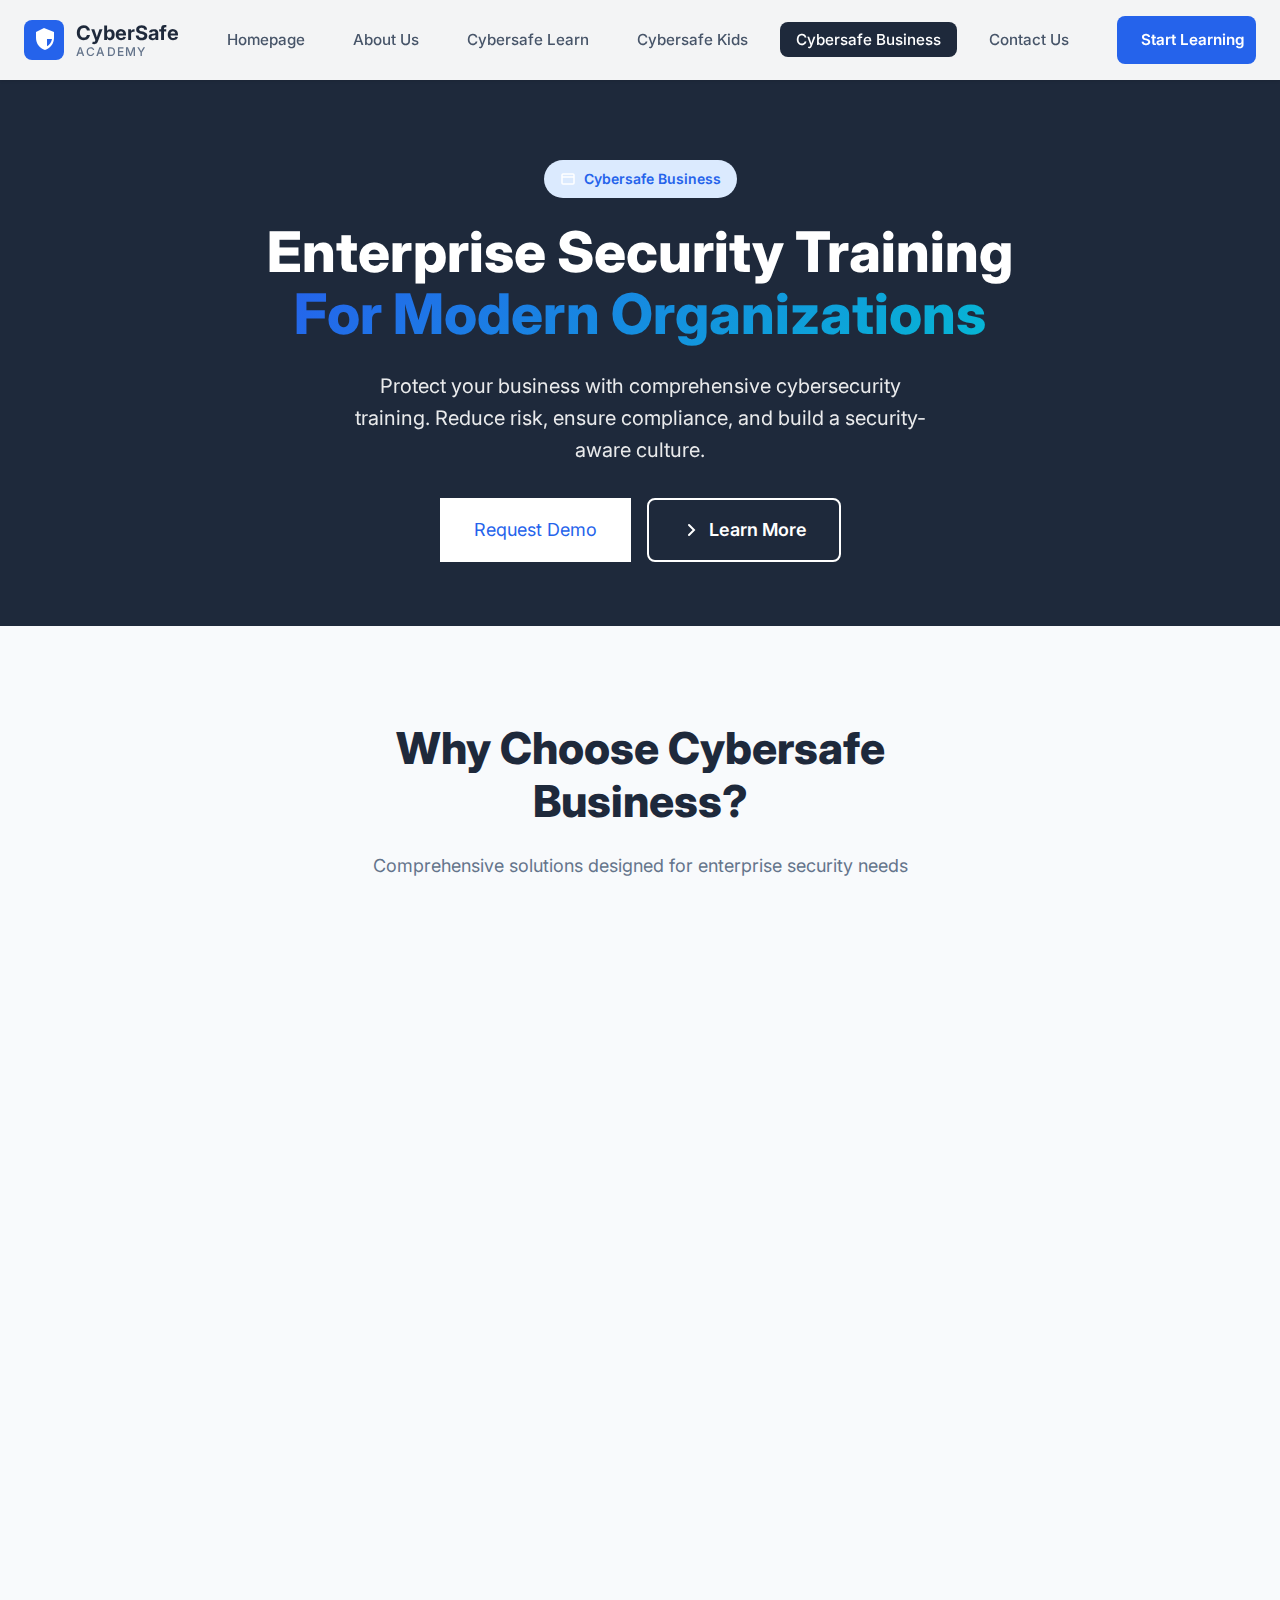
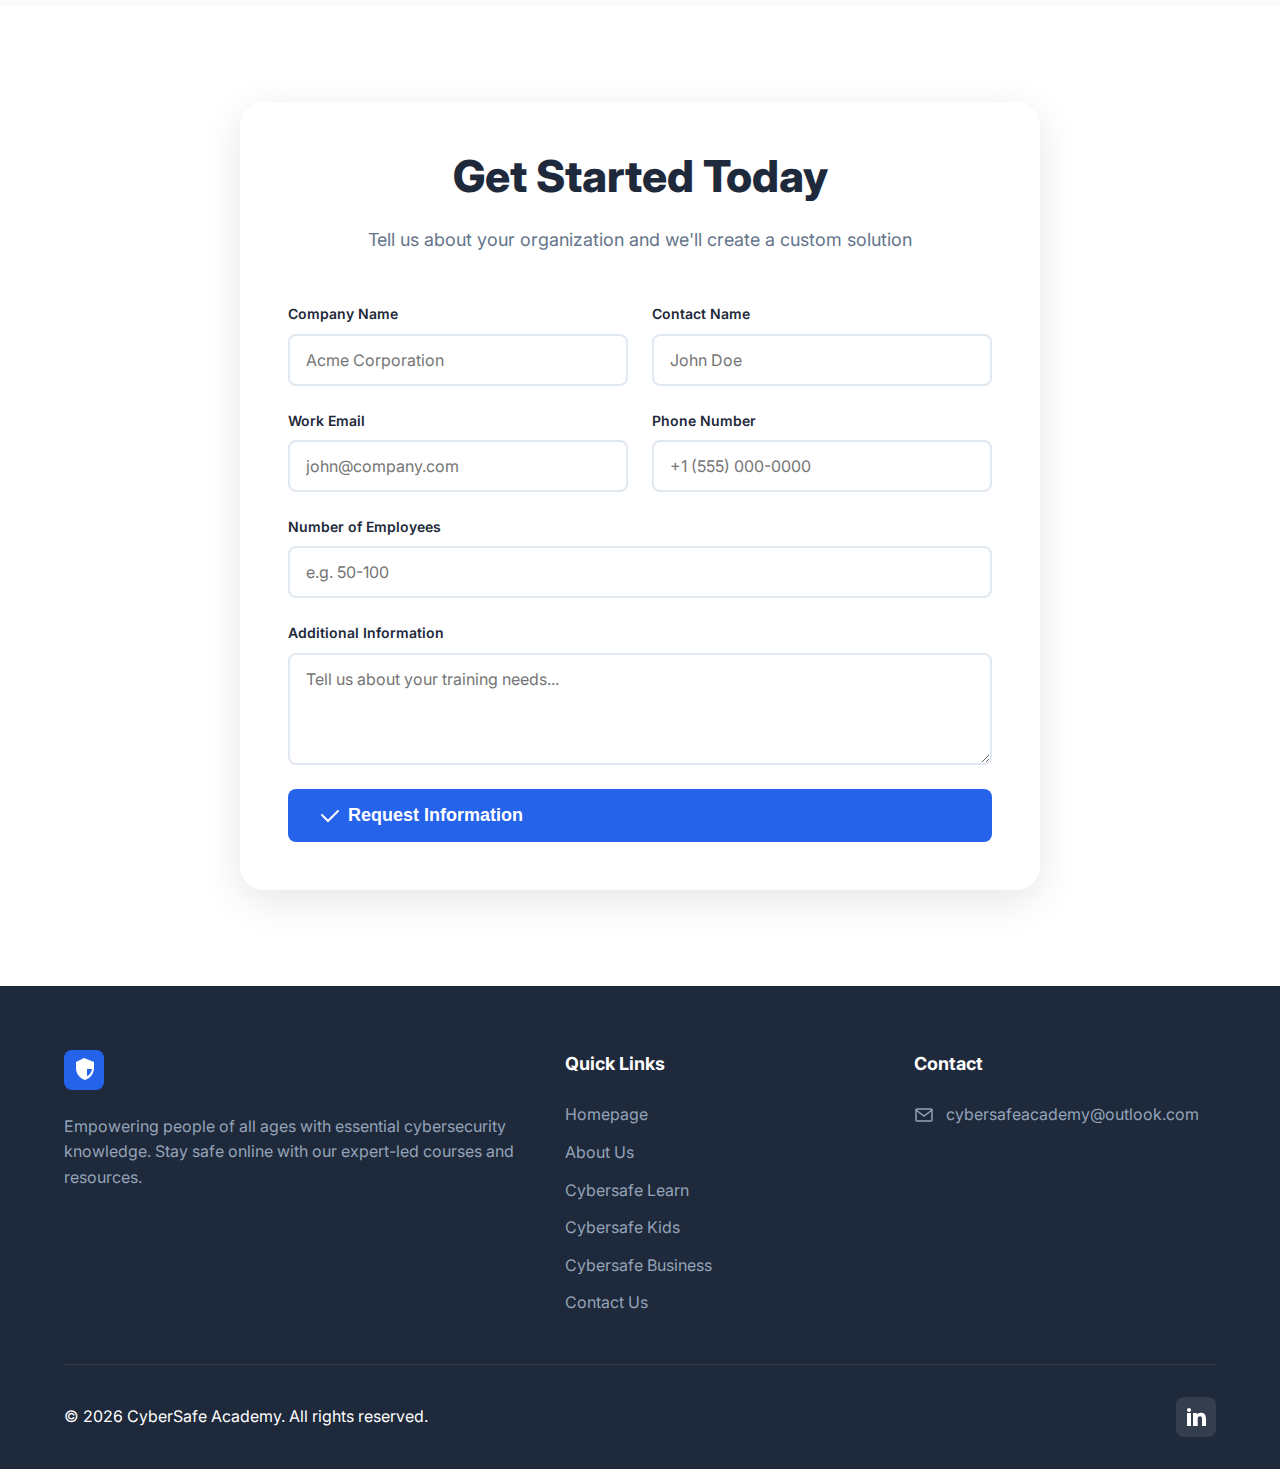
<file: cybersafeacademywebsite-updated/cybersafe-business.html>
<!DOCTYPE html>
<html lang="en">
<head>
    <meta charset="UTF-8">
    <meta name="viewport" content="width=device-width, initial-scale=1.0">
    <title>Cybersafe Business - CyberSafe Academy</title>
    <link rel="stylesheet" href="styles.css">
    <link rel="preconnect" href="https://fonts.googleapis.com">
    <link rel="preconnect" href="https://fonts.gstatic.com" crossorigin>
    <link href="https://fonts.googleapis.com/css2?family=Inter:wght@300;400;500;600;700;800;900&display=swap" rel="stylesheet">
</head>
<body>
    <!-- Navigation -->
    <nav class="navbar">
        <div class="nav-container">
            <div class="logo">
                <div class="logo-icon">
                    <svg width="40" height="40" viewBox="0 0 40 40" fill="none" xmlns="http://www.w3.org/2000/svg">
                        <rect width="40" height="40" rx="8" fill="#2563EB"/>
                        <path d="M20 8L12 12V18C12 23.55 15.84 28.74 21 30C26.16 28.74 30 23.55 30 18V12L20 8ZM20 18.99H28C27.47 22.11 25.72 24.78 23 26.34V14H20V18.99Z" fill="white"/>
                    </svg>
                </div>
                <div class="logo-text">
                    <span class="logo-main">CyberSafe</span>
                    <span class="logo-sub">ACADEMY</span>
                </div>
            </div>
            
            <ul class="nav-menu">
                <li><a href="index.html" class="nav-link">Homepage</a></li>
                <li><a href="about.html" class="nav-link">About Us</a></li>
                <li><a href="cybersafe-learn.html" class="nav-link">Cybersafe Learn</a></li>
                <li><a href="cybersafe-kids.html" class="nav-link">Cybersafe Kids</a></li>
                <li><a href="cybersafe-business.html" class="nav-link active">Cybersafe Business</a></li>
                <li><a href="contact.html" class="nav-link">Contact Us</a></li>
            </ul>
            
            <a href="https://cybersafe-quiz.netlify.app" class="btn-primary" target="_blank" rel="noopener noreferrer">Start Learning</a>
            
            <div class="mobile-menu-toggle">
                <span></span>
                <span></span>
                <span></span>
            </div>
        </div>
    </nav>

    <!-- Hero Section -->
    <section class="page-hero">
        <div class="container">
            <div class="section-badge">
                <svg width="16" height="16" viewBox="0 0 16 16" fill="none">
                    <rect x="2" y="3" width="12" height="10" rx="1" stroke="white" stroke-width="1.5"/>
                    <path d="M2 6H14" stroke="white" stroke-width="1.5"/>
                </svg>
                <span>Cybersafe Business</span>
            </div>
            <h1 class="page-title">
                Enterprise Security Training<br>
                <span class="gradient-text">For Modern Organizations</span>
            </h1>
            <p class="page-description">
                Protect your business with comprehensive cybersecurity training. Reduce risk, ensure compliance, and build a security-aware culture.
            </p>
            <div class="hero-buttons">
                <a href="#request-demo" class="btn-white btn-large">Request Demo</a>
                <a href="#" class="btn-secondary btn-large">
                    <svg width="20" height="20" viewBox="0 0 20 20" fill="none">
                        <path d="M8 5L13 10L8 15" stroke="currentColor" stroke-width="2" stroke-linecap="round"/>
                    </svg>
                    Learn More
                </a>
            </div>
        </div>
    </section>

    <!-- Benefits Section -->
    <section class="business-benefits-section">
        <div class="container">
            <div class="section-header">
                <h2 class="section-title">Why Choose Cybersafe Business?</h2>
                <p class="section-description">
                    Comprehensive solutions designed for enterprise security needs
                </p>
            </div>

            <div class="business-benefits-grid">
                <div class="business-benefit-card" data-aos="fade-up">
                    <div class="benefit-icon">
                        <svg width="32" height="32" viewBox="0 0 32 32" fill="none">
                            <path d="M16 4L6 9V15C6 22.18 10.56 28.96 17 30.5C23.44 28.96 28 22.18 28 15V9L16 4Z" stroke="currentColor" stroke-width="2"/>
                        </svg>
                    </div>
                    <h3>Comprehensive Training</h3>
                    <p>Custom cybersecurity programs tailored to your organization's needs and risk profile.</p>
                </div>

                <div class="business-benefit-card" data-aos="fade-up" data-delay="100">
                    <div class="benefit-icon">
                        <svg width="32" height="32" viewBox="0 0 32 32" fill="none">
                            <circle cx="16" cy="12" r="5" stroke="currentColor" stroke-width="2"/>
                            <path d="M4 28C4 22.48 8.48 18 14 18H18C23.52 18 28 22.48 28 28" stroke="currentColor" stroke-width="2"/>
                        </svg>
                    </div>
                    <h3>Employee Awareness</h3>
                    <p>Empower your team with the knowledge to identify and prevent security threats.</p>
                </div>

                <div class="business-benefit-card" data-aos="fade-up" data-delay="200">
                    <div class="benefit-icon">
                        <svg width="32" height="32" viewBox="0 0 32 32" fill="none">
                            <path d="M10 12L14 16L22 8" stroke="currentColor" stroke-width="2" stroke-linecap="round"/>
                            <rect x="4" y="4" width="24" height="24" rx="2" stroke="currentColor" stroke-width="2"/>
                        </svg>
                    </div>
                    <h3>Compliance Ready</h3>
                    <p>Meet industry standards and regulatory requirements with certified training.</p>
                </div>

                <div class="business-benefit-card" data-aos="fade-up" data-delay="300">
                    <div class="benefit-icon">
                        <svg width="32" height="32" viewBox="0 0 32 32" fill="none">
                            <path d="M4 16H10L14 8L18 24L22 16H28" stroke="currentColor" stroke-width="2" stroke-linecap="round"/>
                        </svg>
                    </div>
                    <h3>Measurable Results</h3>
                    <p>Track progress and improvements with detailed analytics and reporting.</p>
                </div>

                <div class="business-benefit-card" data-aos="fade-up" data-delay="400">
                    <div class="benefit-icon">
                        <svg width="32" height="32" viewBox="0 0 32 32" fill="none">
                            <circle cx="16" cy="16" r="12" stroke="currentColor" stroke-width="2"/>
                            <path d="M16 10V16L20 20" stroke="currentColor" stroke-width="2" stroke-linecap="round"/>
                        </svg>
                    </div>
                    <h3>Quick Implementation</h3>
                    <p>Get your team trained fast with our streamlined onboarding process.</p>
                </div>

                <div class="business-benefit-card" data-aos="fade-up" data-delay="500">
                    <div class="benefit-icon">
                        <svg width="32" height="32" viewBox="0 0 32 32" fill="none">
                            <circle cx="16" cy="10" r="4" stroke="currentColor" stroke-width="2"/>
                            <path d="M8 26C8 21.58 11.58 18 16 18C20.42 18 24 21.58 24 26" stroke="currentColor" stroke-width="2"/>
                        </svg>
                    </div>
                    <h3>Expert Support</h3>
                    <p>Dedicated account management and ongoing support from our team.</p>
                </div>
            </div>
        </div>
    </section>

    <!-- Request Demo Form Section -->
    <section class="demo-form-section" id="request-demo">
        <div class="container">
            <div class="demo-form-wrapper">
                <div class="demo-form-header">
                    <h2 class="section-title">Get Started Today</h2>
                    <p class="section-description">
                        Tell us about your organization and we'll create a custom solution
                    </p>
                </div>

                <form class="business-form" action="https://api.web3forms.com/submit" method="POST">
                    <input type="hidden" name="access_key" value="0ddfe14d-dc06-4183-9f3d-a954bbaa8842">
                    <input type="hidden" name="subject" value="New Business Demo Request from CyberSafe Academy">
                    <input type="hidden" name="from_name" value="CyberSafe Academy Business Form">
                    <input type="checkbox" name="botcheck" style="display: none;">
                    
                    <div class="form-row">
                        <div class="form-group">
                            <label for="company-name">Company Name</label>
                            <input type="text" id="company-name" name="company_name" placeholder="Acme Corporation" required>
                        </div>
                        <div class="form-group">
                            <label for="contact-name">Contact Name</label>
                            <input type="text" id="contact-name" name="contact_name" placeholder="John Doe" required>
                        </div>
                    </div>

                    <div class="form-row">
                        <div class="form-group">
                            <label for="work-email">Work Email</label>
                            <input type="email" id="work-email" name="email" placeholder="john@company.com" required>
                        </div>
                        <div class="form-group">
                            <label for="phone-number">Phone Number</label>
                            <input type="tel" id="phone-number" name="phone" placeholder="+1 (555) 000-0000" required>
                        </div>
                    </div>

                    <div class="form-group">
                        <label for="employees">Number of Employees</label>
                        <input type="text" id="employees" name="employees" placeholder="e.g. 50-100" required>
                    </div>

                    <div class="form-group">
                        <label for="additional-info">Additional Information</label>
                        <textarea id="additional-info" name="message" rows="4" placeholder="Tell us about your training needs..."></textarea>
                    </div>

                    <button type="submit" class="btn-primary btn-large full-width">
                        <svg width="20" height="20" viewBox="0 0 20 20" fill="none">
                            <path d="M2 10L8 16L18 6" stroke="currentColor" stroke-width="2" stroke-linecap="round"/>
                        </svg>
                        Request Information
                    </button>
                </form>
            </div>
        </div>
    </section>

    <!-- Footer -->
    <footer class="footer">
        <div class="container">
            <div class="footer-content">
                <div class="footer-column">
                    <div class="footer-logo">
                        <div class="logo-icon">
                            <svg width="40" height="40" viewBox="0 0 40 40" fill="none">
                                <rect width="40" height="40" rx="8" fill="#2563EB"/>
                                <path d="M20 8L12 12V18C12 23.55 15.84 28.74 21 30C26.16 28.74 30 23.55 30 18V12L20 8ZM20 18.99H28C27.47 22.11 25.72 24.78 23 26.34V14H20V18.99Z" fill="white"/>
                            </svg>
                        </div>
                        <div class="logo-text">
                            <span class="logo-main">CyberSafe Academy</span>
                        </div>
                    </div>
                    <p class="footer-description">
                        Empowering people of all ages with essential cybersecurity knowledge. Stay safe online with our expert-led courses and resources.
                    </p>
                </div>

                <div class="footer-column">
                    <h4 class="footer-title">Quick Links</h4>
                    <ul class="footer-links">
                        <li><a href="index.html">Homepage</a></li>
                        <li><a href="about.html">About Us</a></li>
                        <li><a href="cybersafe-learn.html">Cybersafe Learn</a></li>
                        <li><a href="cybersafe-kids.html">Cybersafe Kids</a></li>
                        <li><a href="cybersafe-business.html">Cybersafe Business</a></li>
                        <li><a href="contact.html">Contact Us</a></li>
                    </ul>
                </div>

                <div class="footer-column">
                    <h4 class="footer-title">Contact</h4>
                    <ul class="footer-contact">
                        <li>
                            <svg width="20" height="20" viewBox="0 0 20 20" fill="none">
                                <path d="M3 4H17C17.55 4 18 4.45 18 5V15C18 15.55 17.55 16 17 16H3C2.45 16 2 15.55 2 15V5C2 4.45 2.45 4 3 4Z" stroke="currentColor" stroke-width="1.5"/>
                                <path d="M18 5L10 11L2 5" stroke="currentColor" stroke-width="1.5" stroke-linecap="round"/>
                            </svg>
                            <span>cybersafeacademy@outlook.com</span>
                        </li>
                        
                    </ul>
                </div>
            </div>

            <div class="footer-bottom">
                <p>&copy; 2026 CyberSafe Academy. All rights reserved.</p>
                <div class="footer-social">
                    <a href="https://www.linkedin.com/company/cybersafe-academy/" target="_blank" rel="noopener noreferrer" aria-label="LinkedIn">
                        <svg width="20" height="20" viewBox="0 0 20 20" fill="currentColor">
                            <path d="M5 3c0 1.1-.7 2-2 2-1.2 0-2-.9-2-1.9C1 2 1.8 1 3 1s2 .9 2 2zM1 19V6h4v13H1zm6-13h3.8v1.8c.6-1.1 2.2-2 4-2 4.1 0 5.2 2.7 5.2 6.2v7h-4v-6.2c0-1.5 0-3.5-2-3.5s-2.3 1.6-2.3 3.4V19H7V6z"/>
                        </svg>
                    </a>
                </div>
            </div>
        </div>
    </footer>

    <script src="script.js"></script>
</body>
</html>
</file>
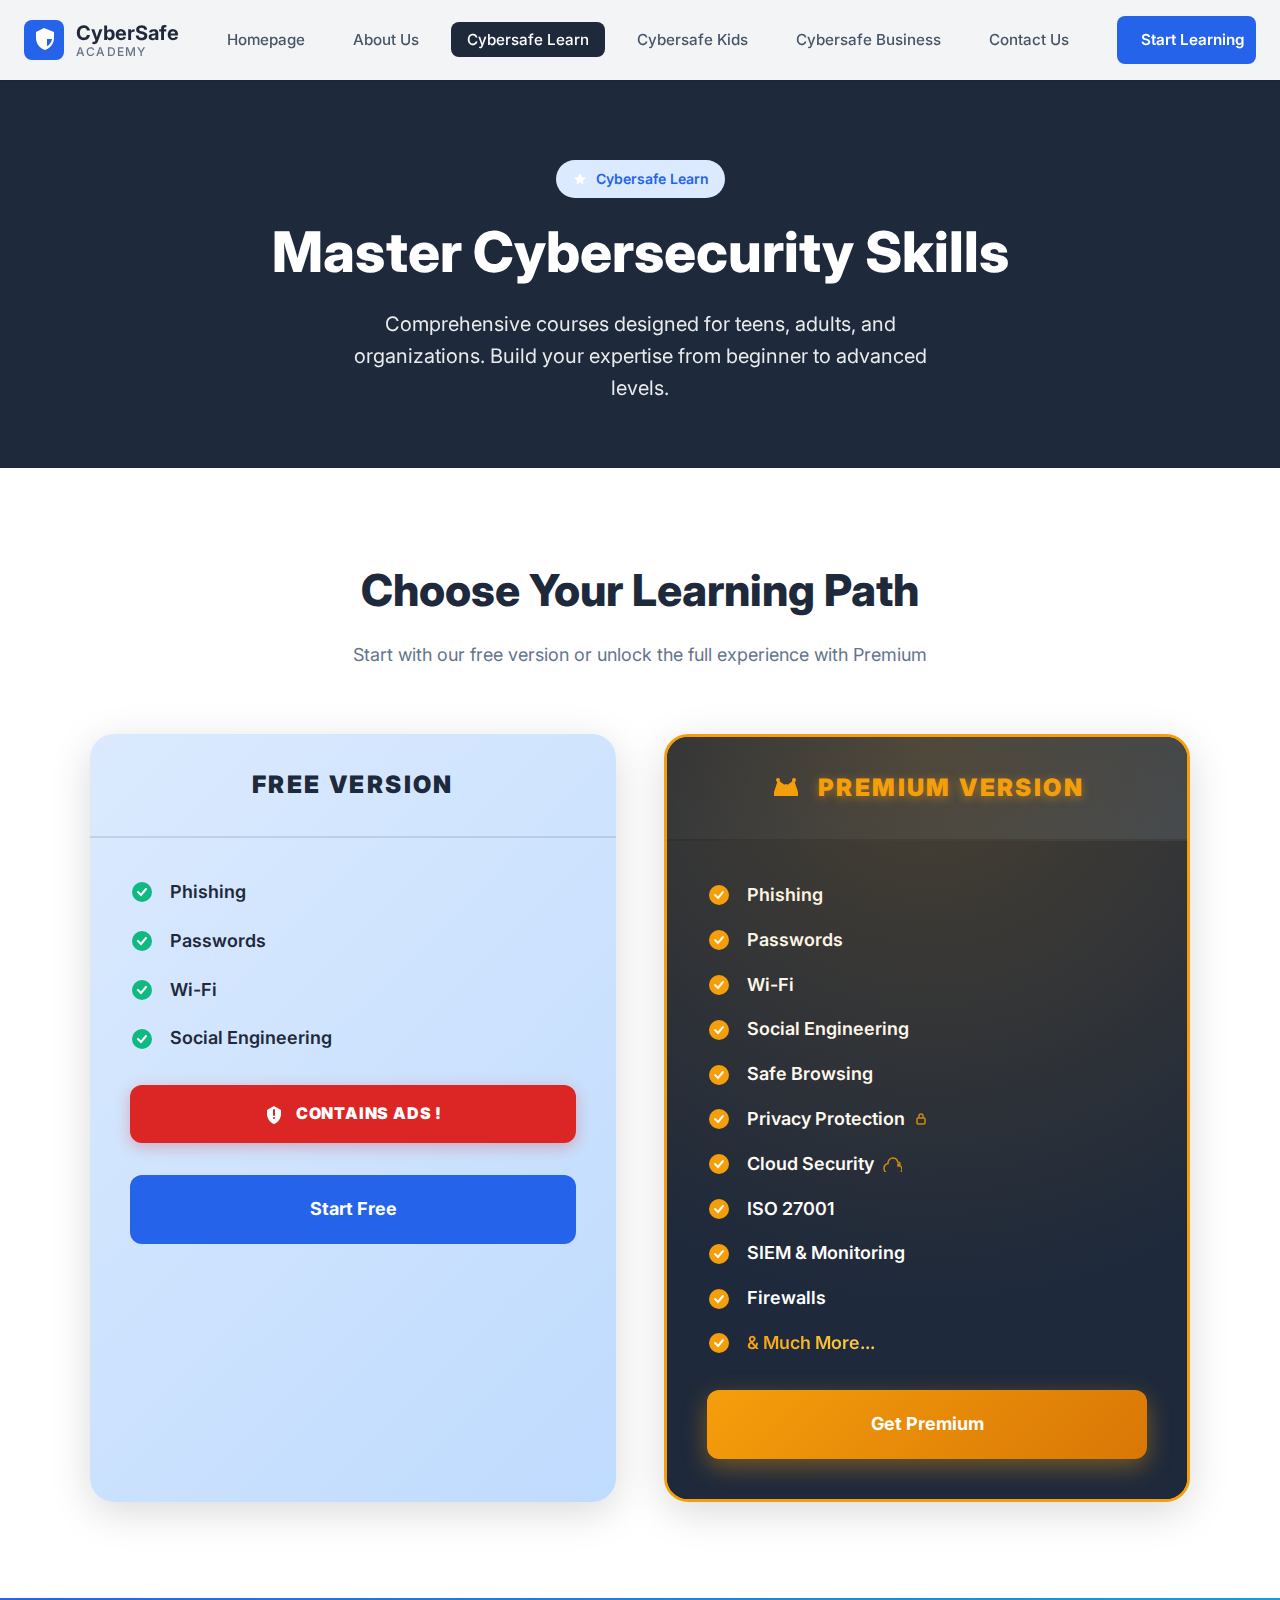
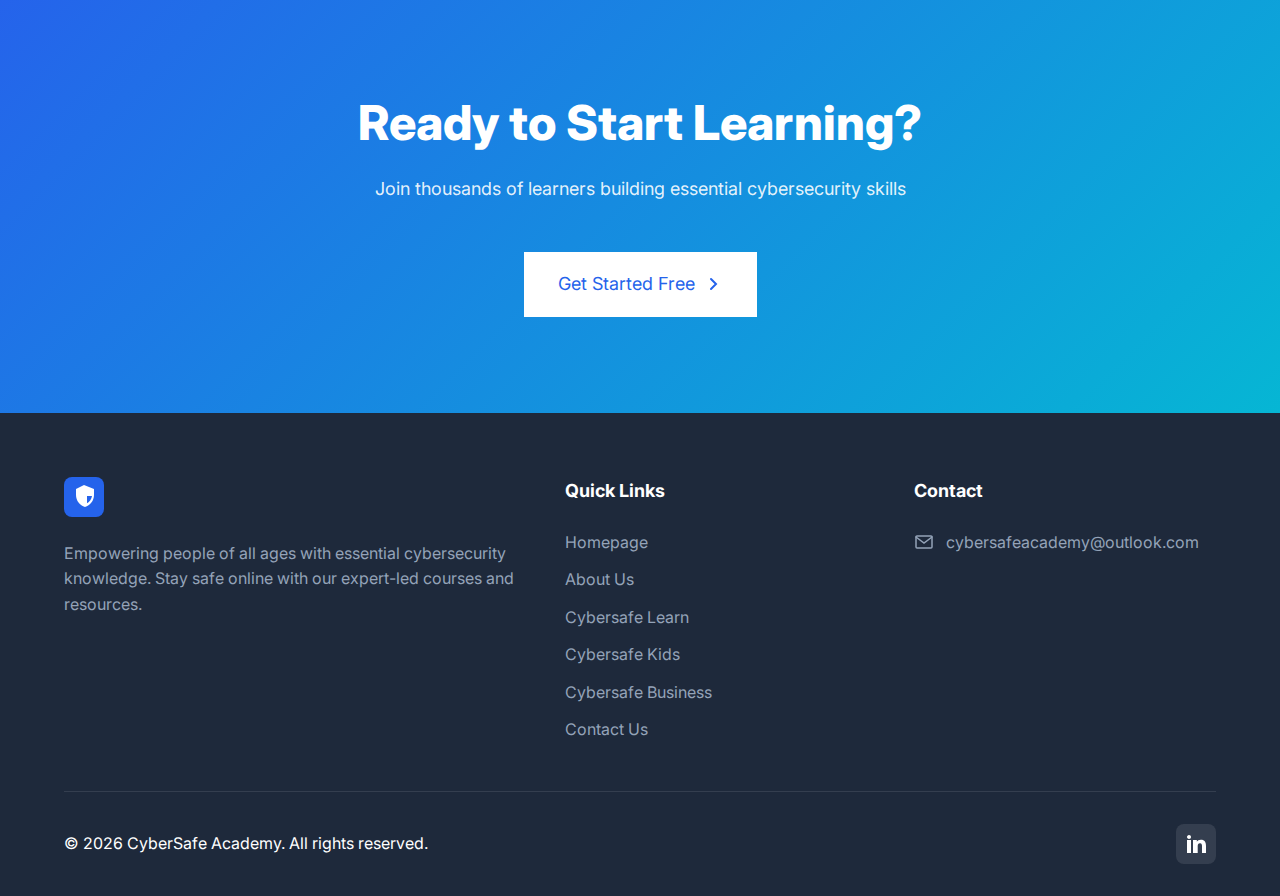
<file: cybersafeacademywebsite-updated/cybersafe-learn.html>
<!DOCTYPE html>
<html lang="en">
<head>
    <meta charset="UTF-8">
    <meta name="viewport" content="width=device-width, initial-scale=1.0">
    <title>Cybersafe Learn - CyberSafe Academy</title>
    <link rel="stylesheet" href="styles.css">
    <link rel="preconnect" href="https://fonts.googleapis.com">
    <link rel="preconnect" href="https://fonts.gstatic.com" crossorigin>
    <link href="https://fonts.googleapis.com/css2?family=Inter:wght@300;400;500;600;700;800;900&display=swap" rel="stylesheet">
</head>
<body>
    <!-- Navigation -->
    <nav class="navbar">
        <div class="nav-container">
            <div class="logo">
                <div class="logo-icon">
                    <svg width="40" height="40" viewBox="0 0 40 40" fill="none" xmlns="http://www.w3.org/2000/svg">
                        <rect width="40" height="40" rx="8" fill="#2563EB"/>
                        <path d="M20 8L12 12V18C12 23.55 15.84 28.74 21 30C26.16 28.74 30 23.55 30 18V12L20 8ZM20 18.99H28C27.47 22.11 25.72 24.78 23 26.34V14H20V18.99Z" fill="white"/>
                    </svg>
                </div>
                <div class="logo-text">
                    <span class="logo-main">CyberSafe</span>
                    <span class="logo-sub">ACADEMY</span>
                </div>
            </div>
            
            <ul class="nav-menu">
                <li><a href="index.html" class="nav-link">Homepage</a></li>
                <li><a href="about.html" class="nav-link">About Us</a></li>
                <li><a href="cybersafe-learn.html" class="nav-link active">Cybersafe Learn</a></li>
                <li><a href="cybersafe-kids.html" class="nav-link">Cybersafe Kids</a></li>
                <li><a href="cybersafe-business.html" class="nav-link">Cybersafe Business</a></li>
                <li><a href="contact.html" class="nav-link">Contact Us</a></li>
            </ul>
            
            <a href="https://cybersafe-quiz.netlify.app" class="btn-primary" target="_blank" rel="noopener noreferrer">Start Learning</a>
            
            <div class="mobile-menu-toggle">
                <span></span>
                <span></span>
                <span></span>
            </div>
        </div>
    </nav>

    <!-- Hero Section -->
    <section class="page-hero">
        <div class="container">
            <div class="section-badge">
                <svg width="16" height="16" viewBox="0 0 16 16" fill="none">
                    <path d="M8 2L10 6L14 6.5L11 9.5L11.5 13.5L8 11.5L4.5 13.5L5 9.5L2 6.5L6 6L8 2Z" fill="white"/>
                </svg>
                <span>Cybersafe Learn</span>
            </div>
            <h1 class="page-title">
                Master Cybersecurity Skills
            </h1>
            <p class="page-description">
                Comprehensive courses designed for teens, adults, and organizations. Build your expertise from beginner to advanced levels.
            </p>
        </div>
    </section>

    <!-- Free vs Premium Comparison Section -->
    <section class="comparison-section">
        <div class="container">
            <div class="section-header">
                <h2 class="section-title">Choose Your Learning Path</h2>
                <p class="section-description">
                    Start with our free version or unlock the full experience with Premium
                </p>
            </div>

            <div class="comparison-grid">
                <!-- Free Version -->
                <div class="comparison-card free-version" data-aos="fade-up">
                    <div class="version-header">
                        <h3 class="version-title">FREE VERSION</h3>
                    </div>
                    <div class="version-body">
                        <div class="feature-list">
                            <div class="feature-item">
                                <svg width="24" height="24" viewBox="0 0 24 24" fill="none">
                                    <circle cx="12" cy="12" r="10" fill="#10B981"/>
                                    <path d="M8 12L11 15L16 9" stroke="white" stroke-width="2" stroke-linecap="round"/>
                                </svg>
                                <span>Phishing</span>
                            </div>
                            <div class="feature-item">
                                <svg width="24" height="24" viewBox="0 0 24 24" fill="none">
                                    <circle cx="12" cy="12" r="10" fill="#10B981"/>
                                    <path d="M8 12L11 15L16 9" stroke="white" stroke-width="2" stroke-linecap="round"/>
                                </svg>
                                <span>Passwords</span>
                            </div>
                            <div class="feature-item">
                                <svg width="24" height="24" viewBox="0 0 24 24" fill="none">
                                    <circle cx="12" cy="12" r="10" fill="#10B981"/>
                                    <path d="M8 12L11 15L16 9" stroke="white" stroke-width="2" stroke-linecap="round"/>
                                </svg>
                                <span>Wi-Fi</span>
                            </div>
                            <div class="feature-item">
                                <svg width="24" height="24" viewBox="0 0 24 24" fill="none">
                                    <circle cx="12" cy="12" r="10" fill="#10B981"/>
                                    <path d="M8 12L11 15L16 9" stroke="white" stroke-width="2" stroke-linecap="round"/>
                                </svg>
                                <span>Social Engineering</span>
                            </div>
                        </div>
                        <div class="ads-badge">
                            <svg width="20" height="20" viewBox="0 0 20 20" fill="none">
                                <path d="M10 2L3 6V10C3 14.55 6.17 18.74 10 20C13.83 18.74 17 14.55 17 10V6L10 2Z" fill="white"/>
                                <path d="M10 6V11M10 14H10.01" stroke="#DC2626" stroke-width="2" stroke-linecap="round"/>
                            </svg>
                            <span>CONTAINS ADS !</span>
                        </div>
                        <a href="https://cybersafe-quiz.netlify.app" class="btn-free" target="_blank" rel="noopener noreferrer">Start Free</a>
                    </div>
                </div>

                <!-- Premium Version -->
                <div class="comparison-card premium-version" data-aos="fade-up" data-delay="100">
                    <div class="version-header premium-header">
                        <svg width="32" height="32" viewBox="0 0 32 32" fill="none" class="crown-icon">
                            <path d="M4 20L8 8L16 14L24 8L28 20H4Z" fill="#F59E0B"/>
                            <path d="M4 20H28V24H4V20Z" fill="#F59E0B"/>
                            <circle cx="8" cy="8" r="2" fill="#F59E0B"/>
                            <circle cx="24" cy="8" r="2" fill="#F59E0B"/>
                            <circle cx="16" cy="14" r="2" fill="#F59E0B"/>
                        </svg>
                        <h3 class="version-title premium-title">PREMIUM VERSION</h3>
                    </div>
                    <div class="version-body premium-body">
                        <div class="feature-list premium-features">
                            <div class="feature-item premium-item">
                                <svg width="24" height="24" viewBox="0 0 24 24" fill="none">
                                    <circle cx="12" cy="12" r="10" fill="#F59E0B"/>
                                    <path d="M8 12L11 15L16 9" stroke="white" stroke-width="2" stroke-linecap="round"/>
                                </svg>
                                <span>Phishing</span>
                            </div>
                            <div class="feature-item premium-item">
                                <svg width="24" height="24" viewBox="0 0 24 24" fill="none">
                                    <circle cx="12" cy="12" r="10" fill="#F59E0B"/>
                                    <path d="M8 12L11 15L16 9" stroke="white" stroke-width="2" stroke-linecap="round"/>
                                </svg>
                                <span>Passwords</span>
                            </div>
                            <div class="feature-item premium-item">
                                <svg width="24" height="24" viewBox="0 0 24 24" fill="none">
                                    <circle cx="12" cy="12" r="10" fill="#F59E0B"/>
                                    <path d="M8 12L11 15L16 9" stroke="white" stroke-width="2" stroke-linecap="round"/>
                                </svg>
                                <span>Wi-Fi</span>
                            </div>
                            <div class="feature-item premium-item">
                                <svg width="24" height="24" viewBox="0 0 24 24" fill="none">
                                    <circle cx="12" cy="12" r="10" fill="#F59E0B"/>
                                    <path d="M8 12L11 15L16 9" stroke="white" stroke-width="2" stroke-linecap="round"/>
                                </svg>
                                <span>Social Engineering</span>
                            </div>
                            <div class="feature-item premium-item">
                                <svg width="24" height="24" viewBox="0 0 24 24" fill="none">
                                    <circle cx="12" cy="12" r="10" fill="#F59E0B"/>
                                    <path d="M8 12L11 15L16 9" stroke="white" stroke-width="2" stroke-linecap="round"/>
                                </svg>
                                <span>Safe Browsing</span>
                            </div>
                            <div class="feature-item premium-item">
                                <svg width="24" height="24" viewBox="0 0 24 24" fill="none">
                                    <circle cx="12" cy="12" r="10" fill="#F59E0B"/>
                                    <path d="M8 12L11 15L16 9" stroke="white" stroke-width="2" stroke-linecap="round"/>
                                </svg>
                                <div class="feature-with-icon">
                                    <span>Privacy Protection</span>
                                    <svg width="16" height="16" viewBox="0 0 16 16" fill="none" class="lock-icon">
                                        <rect x="4" y="7" width="8" height="6" rx="1" stroke="#F59E0B" stroke-width="1.5"/>
                                        <path d="M6 7V5C6 3.89543 6.89543 3 8 3C9.10457 3 10 3.89543 10 5V7" stroke="#F59E0B" stroke-width="1.5"/>
                                    </svg>
                                </div>
                            </div>
                            <div class="feature-item premium-item">
                                <svg width="24" height="24" viewBox="0 0 24 24" fill="none">
                                    <circle cx="12" cy="12" r="10" fill="#F59E0B"/>
                                    <path d="M8 12L11 15L16 9" stroke="white" stroke-width="2" stroke-linecap="round"/>
                                </svg>
                                <div class="feature-with-icon">
                                    <span>Cloud Security</span>
                                    <svg width="20" height="16" viewBox="0 0 20 16" fill="none" class="cloud-icon">
                                        <path d="M16 10C17.1046 10 18 9.10457 18 8C18 6.89543 17.1046 6 16 6C15.8954 6 15.7922 6.00709 15.6909 6.02061C15.2759 3.73065 13.2802 2 10.875 2C8.1842 2 6 4.1842 6 6.875C6 7.11288 6.01836 7.34698 6.05397 7.57562C3.84062 8.06879 2 10.0588 2 12.5C2 15.2614 4.23858 17.5 7 17.5H16C18.2091 17.5 20 15.7091 20 13.5C20 11.567 18.6569 9.94821 16.9297 9.58685C16.9755 9.39844 17 9.20214 17 9C17 8.44772 16.5523 8 16 8Z" stroke="#F59E0B" stroke-width="1.5"/>
                                    </svg>
                                </div>
                            </div>
                            <div class="feature-item premium-item">
                                <svg width="24" height="24" viewBox="0 0 24 24" fill="none">
                                    <circle cx="12" cy="12" r="10" fill="#F59E0B"/>
                                    <path d="M8 12L11 15L16 9" stroke="white" stroke-width="2" stroke-linecap="round"/>
                                </svg>
                                <span>ISO 27001</span>
                            </div>
                            <div class="feature-item premium-item">
                                <svg width="24" height="24" viewBox="0 0 24 24" fill="none">
                                    <circle cx="12" cy="12" r="10" fill="#F59E0B"/>
                                    <path d="M8 12L11 15L16 9" stroke="white" stroke-width="2" stroke-linecap="round"/>
                                </svg>
                                <span>SIEM & Monitoring</span>
                            </div>
                            <div class="feature-item premium-item">
                                <svg width="24" height="24" viewBox="0 0 24 24" fill="none">
                                    <circle cx="12" cy="12" r="10" fill="#F59E0B"/>
                                    <path d="M8 12L11 15L16 9" stroke="white" stroke-width="2" stroke-linecap="round"/>
                                </svg>
                                <span>Firewalls</span>
                            </div>
                            <div class="feature-item premium-item sparkle">
                                <svg width="24" height="24" viewBox="0 0 24 24" fill="none">
                                    <circle cx="12" cy="12" r="10" fill="#F59E0B"/>
                                    <path d="M8 12L11 15L16 9" stroke="white" stroke-width="2" stroke-linecap="round"/>
                                </svg>
                                <span>& Much More...</span>
                            </div>
                        </div>
                        <a href="https://cybersafe-quiz.netlify.app" class="btn-premium" target="_blank" rel="noopener noreferrer">Get Premium</a>
                    </div>
                    <div class="premium-glow"></div>
                </div>
            </div>
        </div>
    </section>

    <!-- CTA Section -->
    <section class="cta-section">
        <div class="container">
            <div class="cta-text-center">
                <h2 class="cta-title">Ready to Start Learning?</h2>
                <p class="cta-description">
                    Join thousands of learners building essential cybersecurity skills
                </p>
                <a href="index.html" class="btn-white btn-large">
                    Get Started Free
                    <svg width="20" height="20" viewBox="0 0 20 20" fill="none">
                        <path d="M8 5L13 10L8 15" stroke="currentColor" stroke-width="2" stroke-linecap="round"/>
                    </svg>
                </a>
            </div>
        </div>
    </section>

    <!-- Footer -->
    <footer class="footer">
        <div class="container">
            <div class="footer-content">
                <div class="footer-column">
                    <div class="footer-logo">
                        <div class="logo-icon">
                            <svg width="40" height="40" viewBox="0 0 40 40" fill="none">
                                <rect width="40" height="40" rx="8" fill="#2563EB"/>
                                <path d="M20 8L12 12V18C12 23.55 15.84 28.74 21 30C26.16 28.74 30 23.55 30 18V12L20 8ZM20 18.99H28C27.47 22.11 25.72 24.78 23 26.34V14H20V18.99Z" fill="white"/>
                            </svg>
                        </div>
                        <div class="logo-text">
                            <span class="logo-main">CyberSafe Academy</span>
                        </div>
                    </div>
                    <p class="footer-description">
                        Empowering people of all ages with essential cybersecurity knowledge. Stay safe online with our expert-led courses and resources.
                    </p>
                </div>

                <div class="footer-column">
                    <h4 class="footer-title">Quick Links</h4>
                    <ul class="footer-links">
                        <li><a href="index.html">Homepage</a></li>
                        <li><a href="about.html">About Us</a></li>
                        <li><a href="cybersafe-learn.html">Cybersafe Learn</a></li>
                        <li><a href="cybersafe-kids.html">Cybersafe Kids</a></li>
                        <li><a href="cybersafe-business.html">Cybersafe Business</a></li>
                        <li><a href="contact.html">Contact Us</a></li>
                    </ul>
                </div>

                <div class="footer-column">
                    <h4 class="footer-title">Contact</h4>
                    <ul class="footer-contact">
                        <li>
                            <svg width="20" height="20" viewBox="0 0 20 20" fill="none">
                                <path d="M3 4H17C17.55 4 18 4.45 18 5V15C18 15.55 17.55 16 17 16H3C2.45 16 2 15.55 2 15V5C2 4.45 2.45 4 3 4Z" stroke="currentColor" stroke-width="1.5"/>
                                <path d="M18 5L10 11L2 5" stroke="currentColor" stroke-width="1.5" stroke-linecap="round"/>
                            </svg>
                            <span>cybersafeacademy@outlook.com</span>
                        </li>
                        
                    </ul>
                </div>
            </div>

            <div class="footer-bottom">
                <p>&copy; 2026 CyberSafe Academy. All rights reserved.</p>
                <div class="footer-social">
                    <a href="https://www.linkedin.com/company/cybersafe-academy/" target="_blank" rel="noopener noreferrer" aria-label="LinkedIn">
                        <svg width="20" height="20" viewBox="0 0 20 20" fill="currentColor">
                            <path d="M5 3c0 1.1-.7 2-2 2-1.2 0-2-.9-2-1.9C1 2 1.8 1 3 1s2 .9 2 2zM1 19V6h4v13H1zm6-13h3.8v1.8c.6-1.1 2.2-2 4-2 4.1 0 5.2 2.7 5.2 6.2v7h-4v-6.2c0-1.5 0-3.5-2-3.5s-2.3 1.6-2.3 3.4V19H7V6z"/>
                        </svg>
                    </a>
                </div>
            </div>
        </div>
    </footer>

    <script src="script.js"></script>
</body>
</html>
</file>
<file: styles.css>
/* Reset and Base Styles */
* {
    margin: 0;
    padding: 0;
    box-sizing: border-box;
}

:root {
    /* Colors */
    --primary-blue: #2563EB;
    --dark-navy: #1E293B;
    --light-blue: #DBEAFE;
    --cyan: #06B6D4;
    --green: #10B981;
    --orange: #F59E0B;
    --purple: #8B5CF6;
    --gradient-start: #2563EB;
    --gradient-end: #06B6D4;
    
    /* Typography */
    --font-main: 'Inter', -apple-system, BlinkMacSystemFont, 'Segoe UI', sans-serif;
    
    /* Spacing */
    --spacing-xs: 0.5rem;
    --spacing-sm: 1rem;
    --spacing-md: 1.5rem;
    --spacing-lg: 2rem;
    --spacing-xl: 3rem;
    --spacing-2xl: 4rem;
    
    /* Transitions */
    --transition-fast: 0.2s ease;
    --transition-base: 0.3s ease;
    --transition-slow: 0.5s ease;
}

body {
    font-family: var(--font-main);
    color: #1f2937;
    line-height: 1.6;
    overflow-x: hidden;
    background: #ffffff;
}

img {
    max-width: 100%;
    height: auto;
    display: block;
}

a {
    text-decoration: none;
    color: inherit;
}

.container {
    max-width: 1200px;
    margin: 0 auto;
    padding: 0 var(--spacing-md);
}

/* Navigation */
.navbar {
    position: fixed;
    top: 0;
    left: 0;
    right: 0;
    background: rgba(255, 255, 255, 0.95);
    backdrop-filter: blur(10px);
    box-shadow: 0 1px 3px rgba(0, 0, 0, 0.1);
    z-index: 1000;
    padding: var(--spacing-sm) 0;
}

.nav-container {
    max-width: 1400px;
    margin: 0 auto;
    padding: 0 var(--spacing-md);
    display: flex;
    align-items: center;
    justify-content: space-between;
    gap: var(--spacing-lg);
}

.logo {
    display: flex;
    align-items: center;
    gap: 0.75rem;
    cursor: pointer;
}

.logo-icon svg {
    display: block;
}

.logo-text {
    display: flex;
    flex-direction: column;
    line-height: 1.2;
}

.logo-main {
    font-size: 1.25rem;
    font-weight: 700;
    color: var(--dark-navy);
}

.logo-sub {
    font-size: 0.75rem;
    font-weight: 500;
    color: #64748b;
    letter-spacing: 0.1em;
}

.nav-menu {
    display: flex;
    list-style: none;
    gap: var(--spacing-sm);
    margin: 0;
    padding: 0;
}

.nav-link {
    padding: 0.5rem 1rem;
    border-radius: 0.5rem;
    font-weight: 500;
    font-size: 0.95rem;
    color: #475569;
    transition: all var(--transition-base);
    white-space: nowrap;
}

.nav-link:hover {
    color: var(--primary-blue);
    background: var(--light-blue);
}

.nav-link.active {
    background: var(--dark-navy);
    color: white;
}

.btn-primary {
    background: var(--primary-blue);
    color: white;
    padding: 0.75rem 1.5rem;
    border-radius: 0.5rem;
    font-weight: 600;
    font-size: 0.95rem;
    transition: all var(--transition-base);
    display: inline-flex;
    align-items: center;
    gap: 0.5rem;
    border: none;
    cursor: pointer;
    white-space: nowrap;
}

.btn-primary:hover {
    background: #1d4ed8;
    transform: translateY(-2px);
    box-shadow: 0 10px 25px rgba(37, 99, 235, 0.3);
}

.mobile-menu-toggle {
    display: none;
    flex-direction: column;
    gap: 0.375rem;
    cursor: pointer;
    padding: 0.5rem;
    -webkit-tap-highlight-color: transparent;
    touch-action: manipulation;
    position: relative;
    z-index: 1001;
}

.mobile-menu-toggle span {
    width: 28px;
    height: 3px;
    background: var(--dark-navy);
    transition: all 0.3s ease;
    border-radius: 2px;
}

/* Hero Section */
.hero-section {
    padding: 8rem 0 4rem;
    position: relative;
    overflow: hidden;
}

.hero-content {
    display: grid;
    grid-template-columns: 1fr 1fr;
    gap: 4rem;
    align-items: center;
}

.hero-badge {
    display: inline-flex;
    align-items: center;
    gap: 0.5rem;
    background: var(--light-blue);
    color: var(--primary-blue);
    padding: 0.5rem 1rem;
    border-radius: 2rem;
    font-size: 0.875rem;
    font-weight: 600;
    margin-bottom: var(--spacing-md);
}

.hero-title {
    font-size: 3.5rem;
    font-weight: 800;
    line-height: 1.1;
    color: var(--dark-navy);
    margin-bottom: var(--spacing-md);
}

.gradient-text {
    background: linear-gradient(135deg, var(--gradient-start), var(--gradient-end));
    -webkit-background-clip: text;
    -webkit-text-fill-color: transparent;
    background-clip: text;
}

.hero-description {
    font-size: 1.125rem;
    color: #64748b;
    margin-bottom: var(--spacing-xl);
    max-width: 540px;
}

.hero-buttons {
    display: flex;
    gap: var(--spacing-md);
    flex-wrap: wrap;
}

.btn-large {
    padding: 1rem 2rem;
    font-size: 1.05rem;
}

.btn-secondary {
    background: white;
    color: var(--dark-navy);
    border: 2px solid #e2e8f0;
    padding: 1rem 2rem;
    border-radius: 0.5rem;
    font-weight: 600;
    display: inline-flex;
    align-items: center;
    gap: 0.5rem;
    transition: all var(--transition-base);
}

.btn-secondary:hover {
    border-color: var(--primary-blue);
    color: var(--primary-blue);
    transform: translateY(-2px);
}

/* Hero Image Card */
.hero-image {
    position: relative;
    padding: 2rem;
}

.hero-card {
    position: relative;
    border-radius: 1.5rem;
    overflow: hidden;
    box-shadow: 0 25px 50px -12px rgba(0, 0, 0, 0.25);
    animation: float 6s ease-in-out infinite;
}

@keyframes float {
    0%, 100% { transform: translateY(0px); }
    50% { transform: translateY(-20px); }
}

.card-image {
    width: 100%;
    height: auto;
    display: block;
}

.floating-badge {
    position: absolute;
    background: white;
    padding: 1rem;
    border-radius: 1rem;
    box-shadow: 0 10px 30px rgba(0, 0, 0, 0.15);
    display: flex;
    align-items: center;
    gap: 0.75rem;
    animation: fadeInUp 0.8s ease;
}

.badge-1 {
    top: 8%;
    left: -5%;
    animation-delay: 0.3s;
}

.badge-2 {
    top: 40%;
    right: -5%;
    animation-delay: 0.6s;
}

@keyframes fadeInUp {
    from {
        opacity: 0;
        transform: translateY(30px);
    }
    to {
        opacity: 1;
        transform: translateY(0);
    }
}

.badge-title {
    font-weight: 600;
    font-size: 0.875rem;
    color: var(--dark-navy);
}

.badge-subtitle {
    font-size: 0.75rem;
    color: #64748b;
}

.progress-bar {
    position: absolute;
    bottom: 1.5rem;
    left: 1.5rem;
    right: 1.5rem;
    background: white;
    padding: 1rem;
    border-radius: 1rem;
    box-shadow: 0 10px 30px rgba(0, 0, 0, 0.15);
}

.progress-label {
    display: flex;
    align-items: center;
    gap: 0.5rem;
    font-size: 0.875rem;
    font-weight: 600;
    margin-bottom: 0.5rem;
}

.progress-track {
    height: 8px;
    background: #e2e8f0;
    border-radius: 1rem;
    overflow: hidden;
}

.progress-fill {
    height: 100%;
    background: linear-gradient(90deg, var(--primary-blue), var(--cyan));
    border-radius: 1rem;
    animation: progressGrow 2s ease;
}

@keyframes progressGrow {
    from { width: 0; }
}

.base64-badge {
    position: absolute;
    bottom: -1rem;
    right: 1rem;
    background: var(--dark-navy);
    color: white;
    padding: 0.5rem 1rem;
    border-radius: 0.5rem;
    font-size: 0.875rem;
    font-weight: 500;
    display: flex;
    align-items: center;
    gap: 0.5rem;
}

.hero-decoration {
    position: absolute;
    top: 0;
    right: 0;
    width: 50%;
    height: 100%;
    pointer-events: none;
    z-index: -1;
}

.decoration-circle {
    position: absolute;
    border-radius: 50%;
    opacity: 0.1;
}

.circle-1 {
    width: 600px;
    height: 600px;
    background: var(--primary-blue);
    top: -200px;
    right: -200px;
}

.circle-2 {
    width: 400px;
    height: 400px;
    background: var(--cyan);
    top: 100px;
    right: 100px;
}

/* Features Section */
.features-section {
    padding: 6rem 0;
    background: #f8fafc;
}

.section-header {
    text-align: center;
    max-width: 700px;
    margin: 0 auto 4rem;
}

.section-badge {
    display: inline-flex;
    align-items: center;
    gap: 0.5rem;
    background: var(--light-blue);
    color: var(--primary-blue);
    padding: 0.5rem 1rem;
    border-radius: 2rem;
    font-size: 0.875rem;
    font-weight: 600;
    margin-bottom: var(--spacing-md);
}

.section-title {
    font-size: 2.75rem;
    font-weight: 800;
    line-height: 1.2;
    color: var(--dark-navy);
    margin-bottom: var(--spacing-md);
}

.section-description {
    font-size: 1.125rem;
    color: #64748b;
}

.features-grid {
    display: grid;
    grid-template-columns: repeat(auto-fit, minmax(300px, 1fr));
    gap: var(--spacing-lg);
}

.feature-card {
    background: white;
    padding: 2rem;
    border-radius: 1rem;
    transition: all var(--transition-base);
    border: 1px solid #e2e8f0;
}

.feature-card:hover {
    transform: translateY(-8px);
    box-shadow: 0 20px 40px rgba(0, 0, 0, 0.1);
}

.feature-icon {
    width: 56px;
    height: 56px;
    border-radius: 0.75rem;
    display: flex;
    align-items: center;
    justify-content: center;
    margin-bottom: var(--spacing-md);
    transition: all var(--transition-base);
}

.feature-icon.blue {
    background: var(--light-blue);
    color: var(--primary-blue);
}

.feature-icon.cyan {
    background: #CFFAFE;
    color: var(--cyan);
}

.feature-icon.green {
    background: #D1FAE5;
    color: var(--green);
}

.feature-icon.orange {
    background: #FEF3C7;
    color: var(--orange);
}

.feature-icon.purple {
    background: #EDE9FE;
    color: var(--purple);
}

.feature-card:hover .feature-icon {
    transform: scale(1.1) rotate(5deg);
}

.feature-title {
    font-size: 1.25rem;
    font-weight: 700;
    color: var(--dark-navy);
    margin-bottom: 0.75rem;
}

.feature-description {
    color: #64748b;
    line-height: 1.6;
}

/* Education Section */
.education-section {
    padding: 6rem 0;
}

.education-content {
    display: grid;
    grid-template-columns: 1fr 1fr;
    gap: 4rem;
    align-items: center;
}

.education-image {
    position: relative;
}

.community-image {
    width: 100%;
    border-radius: 1.5rem;
    box-shadow: 0 25px 50px -12px rgba(0, 0, 0, 0.25);
}

.image-badge {
    position: absolute;
    bottom: 2rem;
    left: 2rem;
    background: var(--primary-blue);
    color: white;
    padding: 1rem 1.5rem;
    border-radius: 1rem;
    display: flex;
    align-items: center;
    gap: 0.75rem;
    font-weight: 600;
    box-shadow: 0 10px 30px rgba(37, 99, 235, 0.3);
}

.education-text .section-title {
    text-align: left;
    margin-bottom: var(--spacing-lg);
}

.benefits-list {
    display: flex;
    flex-direction: column;
    gap: var(--spacing-md);
    margin-top: var(--spacing-xl);
}

.benefit-item {
    display: flex;
    gap: 1rem;
}

.benefit-item h4 {
    font-size: 1.125rem;
    font-weight: 700;
    color: var(--dark-navy);
    margin-bottom: 0.25rem;
}

.benefit-item p {
    color: #64748b;
}

/* CTA Section */
.cta-section {
    padding: 6rem 0;
    position: relative;
    background: linear-gradient(135deg, var(--primary-blue) 0%, var(--cyan) 100%);
    overflow: hidden;
}

.cta-content {
    display: grid;
    grid-template-columns: 1.2fr 0.8fr;
    gap: 4rem;
    align-items: center;
    position: relative;
    z-index: 1;
}

.cta-badge {
    display: inline-flex;
    align-items: center;
    gap: 0.5rem;
    background: rgba(255, 255, 255, 0.2);
    color: white;
    padding: 0.5rem 1rem;
    border-radius: 2rem;
    font-size: 0.875rem;
    font-weight: 600;
    margin-bottom: var(--spacing-md);
}

.cta-title {
    font-size: 3rem;
    font-weight: 800;
    line-height: 1.2;
    color: white;
    margin-bottom: var(--spacing-md);
}

.cta-description {
    font-size: 1.125rem;
    color: rgba(255, 255, 255, 0.9);
    margin-bottom: var(--spacing-xl);
}

.cta-features {
    list-style: none;
    display: flex;
    flex-direction: column;
    gap: var(--spacing-md);
    margin-bottom: var(--spacing-xl);
}

.cta-features li {
    display: flex;
    align-items: center;
    gap: 0.75rem;
    color: white;
    font-weight: 500;
}

.btn-white {
    background: white;
    color: var(--primary-blue);
}

.btn-white:hover {
    background: #f1f5f9;
    transform: translateY(-2px);
    box-shadow: 0 10px 30px rgba(0, 0, 0, 0.2);
}

.course-card {
    background: rgba(255, 255, 255, 0.15);
    backdrop-filter: blur(20px);
    border: 1px solid rgba(255, 255, 255, 0.2);
    padding: 2rem;
    border-radius: 1.5rem;
    color: white;
}

.course-icon {
    margin-bottom: var(--spacing-md);
}

.course-label {
    display: inline-block;
    background: rgba(255, 255, 255, 0.2);
    padding: 0.25rem 0.75rem;
    border-radius: 0.5rem;
    font-size: 0.875rem;
    font-weight: 600;
    margin-bottom: 0.5rem;
}

.course-info h4 {
    font-size: 1.5rem;
    font-weight: 700;
    margin-bottom: 0.75rem;
}

.course-meta {
    display: flex;
    gap: var(--spacing-md);
    font-size: 0.875rem;
    opacity: 0.9;
    margin-bottom: var(--spacing-lg);
}

.course-modules {
    display: flex;
    flex-direction: column;
    gap: 0.5rem;
}

.module-item {
    background: rgba(255, 255, 255, 0.1);
    padding: 0.75rem;
    border-radius: 0.5rem;
    font-size: 0.875rem;
}

.cta-gradient {
    position: absolute;
    top: 0;
    right: 0;
    width: 50%;
    height: 100%;
    background: radial-gradient(circle at 100% 0%, rgba(255, 255, 255, 0.1) 0%, transparent 50%);
    pointer-events: none;
}

/* Footer */
.footer {
    background: var(--dark-navy);
    color: white;
    padding: 4rem 0 2rem;
}

.footer-content {
    display: grid;
    grid-template-columns: 1.5fr 1fr 1fr;
    gap: 3rem;
    margin-bottom: 3rem;
}

.footer-logo {
    display: flex;
    align-items: center;
    gap: 0.75rem;
    margin-bottom: var(--spacing-md);
}

.footer-description {
    color: #94a3b8;
    line-height: 1.6;
}

.footer-title {
    font-size: 1.125rem;
    font-weight: 700;
    margin-bottom: var(--spacing-md);
}

.footer-links {
    list-style: none;
    display: flex;
    flex-direction: column;
    gap: 0.75rem;
}

.footer-links a {
    color: #94a3b8;
    transition: color var(--transition-base);
}

.footer-links a:hover {
    color: white;
}

.footer-contact {
    list-style: none;
    display: flex;
    flex-direction: column;
    gap: var(--spacing-md);
}

.footer-contact li {
    display: flex;
    align-items: center;
    gap: 0.75rem;
    color: #94a3b8;
}

.footer-bottom {
    padding-top: 2rem;
    border-top: 1px solid rgba(255, 255, 255, 0.1);
    display: flex;
    justify-content: space-between;
    align-items: center;
}

.footer-social {
    display: flex;
    gap: var(--spacing-md);
}

.footer-social a {
    width: 40px;
    height: 40px;
    border-radius: 0.5rem;
    background: rgba(255, 255, 255, 0.1);
    display: flex;
    align-items: center;
    justify-content: center;
    transition: all var(--transition-base);
}

.footer-social a:hover {
    background: var(--primary-blue);
    transform: translateY(-3px);
}

/* Responsive Design */
@media (max-width: 1024px) {
    .nav-menu {
        display: none;
        position: fixed;
        top: 80px;
        left: 0;
        right: 0;
        background: white;
        flex-direction: column;
        padding: 2rem;
        box-shadow: 0 10px 30px rgba(0, 0, 0, 0.1);
        z-index: 999;
        max-height: calc(100vh - 80px);
        overflow-y: auto;
    }
    
    .nav-menu.active {
        display: flex;
    }
    
    .nav-menu li {
        margin: 0;
        padding: 0.75rem 0;
        border-bottom: 1px solid #e5e7eb;
    }
    
    .nav-menu li:last-child {
        border-bottom: none;
    }
    
    .nav-link {
        display: block;
        padding: 0.5rem 0;
        font-size: 1.125rem;
    }
    
    .mobile-menu-toggle {
        display: flex;
        z-index: 1000;
    }
    
    .mobile-menu-toggle.active span:nth-child(1) {
        transform: rotate(45deg) translate(6px, 6px);
    }
    
    .mobile-menu-toggle.active span:nth-child(2) {
        opacity: 0;
    }
    
    .mobile-menu-toggle.active span:nth-child(3) {
        transform: rotate(-45deg) translate(6px, -6px);
    }
    
    .btn-primary {
        width: 100%;
        justify-content: center;
        margin-top: 1rem;
    }
    
    .hero-content,
    .education-content,
    .cta-content {
        grid-template-columns: 1fr;
        gap: 3rem;
    }
    
    .hero-title {
        font-size: 2.5rem;
    }
    
    .section-title {
        font-size: 2rem;
    }
    
    .cta-title {
        font-size: 2.25rem;
    }
    
    .features-grid {
        grid-template-columns: 1fr;
    }
    
    .footer-content {
        grid-template-columns: 1fr;
        gap: 2rem;
    }
}

@media (max-width: 640px) {
    .hero-section {
        padding: 6rem 0 3rem;
    }
    
    .hero-title {
        font-size: 2rem;
    }
    
    .hero-buttons {
        flex-direction: column;
        width: 100%;
    }
    
    .hero-buttons .btn-large {
        width: 100%;
        justify-content: center;
    }
    
    .section-title {
        font-size: 1.75rem;
    }
    
    .floating-badge {
        position: static;
        margin-top: var(--spacing-md);
    }
    
    .badge-1,
    .badge-2 {
        animation: none;
    }
}

/* Animations */
[data-aos] {
    opacity: 0;
    transition: opacity 0.8s ease, transform 0.8s ease;
}

[data-aos="fade-up"] {
    transform: translateY(30px);
}

[data-aos].aos-animate {
    opacity: 1;
    transform: translateY(0);
}

/* Smooth Scrolling */
html {
    scroll-behavior: smooth;
}

/* Selection */
::selection {
    background: var(--primary-blue);
    color: white;
}

/* About Us Page Styles */
.page-hero {
    padding: 10rem 0 4rem;
    background: var(--dark-navy);
    color: white;
    text-align: center;
}

.page-title {
    font-size: 3.5rem;
    font-weight: 800;
    line-height: 1.1;
    margin-bottom: var(--spacing-md);
}

.page-description {
    font-size: 1.25rem;
    max-width: 600px;
    margin: 0 auto;
    opacity: 0.9;
}

/* What is CyberSafe Academy Section */
.what-is-section {
    padding: 6rem 0;
    background: white;
}

.what-is-content {
    max-width: 1000px;
    margin: 0 auto;
}

.section-title-large {
    font-size: 3rem;
    font-weight: 800;
    text-align: center;
    color: var(--dark-navy);
    margin-bottom: 2rem;
}

.what-is-intro {
    font-size: 1.5rem;
    line-height: 1.8;
    text-align: center;
    color: #64748b;
    margin-bottom: 4rem;
}

.mission-grid {
    display: grid;
    grid-template-columns: repeat(auto-fit, minmax(280px, 1fr));
    gap: 2rem;
    margin-bottom: 4rem;
}

.mission-card {
    background: #F8FAFC;
    padding: 2.5rem;
    border-radius: 1.5rem;
    text-align: center;
    transition: all var(--transition-base);
}

.mission-card:hover {
    background: var(--primary-blue);
    color: white;
    transform: translateY(-8px);
    box-shadow: 0 12px 40px rgba(37, 99, 235, 0.2);
}

.mission-icon {
    width: 80px;
    height: 80px;
    margin: 0 auto 1.5rem;
    display: flex;
    align-items: center;
    justify-content: center;
    background: linear-gradient(135deg, var(--primary-blue), var(--cyan));
    border-radius: 1rem;
    color: white;
    transition: all var(--transition-base);
}

.mission-card:hover .mission-icon {
    background: white;
    color: var(--primary-blue);
}

.mission-card h3 {
    font-size: 1.5rem;
    font-weight: 700;
    margin-bottom: 1rem;
    color: var(--dark-navy);
}

.mission-card:hover h3 {
    color: white;
}

.mission-card p {
    font-size: 1rem;
    line-height: 1.6;
    color: #64748b;
}

.mission-card:hover p {
    color: white;
    opacity: 0.95;
}

.purpose-statement {
    background: linear-gradient(135deg, var(--primary-blue), var(--cyan));
    padding: 3rem;
    border-radius: 1.5rem;
    color: white;
    text-align: center;
}

.purpose-statement h3 {
    font-size: 2rem;
    font-weight: 700;
    margin-bottom: 1.5rem;
}

.purpose-statement p {
    font-size: 1.125rem;
    line-height: 1.8;
    margin-bottom: 1rem;
    opacity: 0.95;
}

.purpose-statement p:last-child {
    margin-bottom: 0;
    font-size: 1.25rem;
}

/* Roadmap Section */
.roadmap-section {
    padding: 6rem 0;
    background: #f8fafc;
}

.timeline {
    position: relative;
    max-width: 900px;
    margin: 4rem auto 0;
    padding: 2rem 0;
}

.timeline-line {
    position: absolute;
    left: 50%;
    top: 60px;
    bottom: 0;
    width: 3px;
    background: linear-gradient(180deg, var(--primary-blue), var(--cyan));
    transform: translateX(-50%);
    z-index: 1;
}

.timeline-item {
    display: grid;
    grid-template-columns: 1fr 80px 1fr;
    gap: 2rem;
    margin-bottom: 4rem;
    position: relative;
}

.timeline-item.right .timeline-content {
    grid-column: 3;
}

.timeline-item.right .timeline-marker {
    grid-column: 2;
}

.timeline-item:not(.right) .timeline-content {
    grid-column: 1;
    text-align: right;
}

.timeline-item:not(.right) .timeline-marker {
    grid-column: 2;
}

.timeline-marker {
    position: relative;
    z-index: 2;
    display: flex;
    flex-direction: column;
    align-items: center;
    gap: 0.5rem;
}

.marker-number {
    font-size: 0.875rem;
    font-weight: 700;
    color: #64748b;
    order: 2;
}

.marker-icon {
    width: 56px;
    height: 56px;
    border-radius: 50%;
    display: flex;
    align-items: center;
    justify-content: center;
    box-shadow: 0 10px 30px rgba(37, 99, 235, 0.3);
    position: relative;
    order: 1;
}

.timeline-marker.completed .marker-icon {
    background: var(--green);
}

.timeline-marker.development .marker-icon {
    background: var(--orange);
}

.timeline-marker.coming-soon .marker-icon {
    background: #64748b;
}

.timeline-marker.mystery .marker-icon {
    background: var(--purple);
}

.timeline-content {
    background: white;
    padding: 2rem;
    border-radius: 1rem;
    box-shadow: 0 4px 20px rgba(0, 0, 0, 0.08);
    transition: all var(--transition-base);
}

.timeline-content:hover {
    transform: translateY(-5px);
    box-shadow: 0 10px 30px rgba(0, 0, 0, 0.12);
}

.timeline-badge {
    display: inline-block;
    padding: 0.375rem 0.875rem;
    border-radius: 2rem;
    font-size: 0.75rem;
    font-weight: 700;
    text-transform: uppercase;
    letter-spacing: 0.05em;
    margin-bottom: 1rem;
}

.completed-badge {
    background: #D1FAE5;
    color: var(--green);
}

.development-badge {
    background: #FED7AA;
    color: var(--orange);
}

.coming-soon-badge {
    background: #E2E8F0;
    color: #64748b;
}

.mystery-badge {
    background: #E9D5FF;
    color: var(--purple);
}

.timeline-title {
    font-size: 1.5rem;
    font-weight: 700;
    color: var(--dark-navy);
    margin-bottom: 0.75rem;
}

.timeline-description {
    color: #64748b;
    line-height: 1.6;
}

/* Commitment Section */
.commitment-section {
    padding: 6rem 0;
    background: linear-gradient(135deg, var(--primary-blue), var(--cyan));
    text-align: center;
    color: white;
}

.commitment-icon {
    width: 100px;
    height: 100px;
    margin: 0 auto 2rem;
    display: flex;
    align-items: center;
    justify-content: center;
}

.commitment-title {
    font-size: 3rem;
    font-weight: 800;
    margin-bottom: var(--spacing-lg);
}

.commitment-description {
    font-size: 1.25rem;
    max-width: 800px;
    margin: 0 auto;
    line-height: 1.8;
    opacity: 0.95;
}

/* Responsive Timeline */
@media (max-width: 768px) {
    .timeline-line {
        left: 40px;
    }
    
    .timeline-item,
    .timeline-item.right {
        grid-template-columns: 80px 1fr;
        gap: 1.5rem;
    }
    
    .timeline-item .timeline-content,
    .timeline-item.right .timeline-content {
        grid-column: 2;
        text-align: left;
    }
    
    .timeline-item .timeline-marker,
    .timeline-item.right .timeline-marker {
        grid-column: 1;
    }
    
    .page-title {
        font-size: 2.5rem;
    }
    
    .commitment-title {
        font-size: 2rem;
    }
}

/* Cybersafe Learn Page Styles */
.courses-section {
    padding: 6rem 0;
    background: white;
}

/* Free vs Premium Comparison Section */
.comparison-section {
    padding: 6rem 0;
    background: white;
}

.comparison-grid {
    display: grid;
    grid-template-columns: repeat(auto-fit, minmax(400px, 1fr));
    gap: 3rem;
    margin-top: 3rem;
    max-width: 1100px;
    margin-left: auto;
    margin-right: auto;
}

.comparison-card {
    border-radius: 1.5rem;
    overflow: hidden;
    box-shadow: 0 10px 40px rgba(0, 0, 0, 0.15);
    transition: all var(--transition-base);
    position: relative;
}

.comparison-card:hover {
    transform: translateY(-10px);
    box-shadow: 0 20px 60px rgba(0, 0, 0, 0.2);
}

/* Free Version */
.free-version {
    background: linear-gradient(135deg, #DBEAFE 0%, #BFDBFE 100%);
}

.version-header {
    padding: 2rem;
    text-align: center;
    border-bottom: 2px solid rgba(0, 0, 0, 0.1);
}

.version-title {
    font-size: 1.5rem;
    font-weight: 900;
    letter-spacing: 0.1em;
    color: #1E293B;
}

.version-body {
    padding: 2.5rem;
}

.feature-list {
    display: flex;
    flex-direction: column;
    gap: 1.25rem;
    margin-bottom: 2rem;
}

.feature-item {
    display: flex;
    align-items: center;
    gap: 1rem;
    font-size: 1.125rem;
    font-weight: 600;
    color: #1E293B;
}

.feature-with-icon {
    display: flex;
    align-items: center;
    gap: 0.5rem;
}

.lock-icon,
.cloud-icon {
    opacity: 0.8;
}

.ads-badge {
    background: #DC2626;
    color: white;
    padding: 1rem 1.5rem;
    border-radius: 0.75rem;
    display: flex;
    align-items: center;
    justify-content: center;
    gap: 0.75rem;
    font-weight: 900;
    font-size: 1rem;
    letter-spacing: 0.05em;
    margin-bottom: 2rem;
    box-shadow: 0 4px 15px rgba(220, 38, 38, 0.3);
}

.btn-free {
    display: block;
    width: 100%;
    padding: 1.25rem;
    background: #2563EB;
    color: white;
    text-align: center;
    border-radius: 0.75rem;
    font-weight: 700;
    font-size: 1.125rem;
    text-decoration: none;
    transition: all var(--transition-base);
}

.btn-free:hover {
    background: #1D4ED8;
    transform: translateY(-2px);
    box-shadow: 0 8px 20px rgba(37, 99, 235, 0.4);
}

/* Premium Version */
.premium-version {
    background: linear-gradient(135deg, #1E293B 0%, #0F172A 100%);
    border: 3px solid #F59E0B;
}

.premium-header {
    background: linear-gradient(135deg, #1E293B 0%, #334155 100%);
    display: flex;
    align-items: center;
    justify-content: center;
    gap: 1rem;
    position: relative;
    overflow: hidden;
}

.crown-icon {
    animation: float 3s ease-in-out infinite;
}

.premium-title {
    color: #F59E0B;
    text-shadow: 0 2px 10px rgba(245, 158, 11, 0.5);
}

.premium-body {
    background: #1E293B;
}

.premium-features {
    gap: 1rem;
}

.premium-item {
    color: white;
}

.premium-item.sparkle span {
    background: linear-gradient(90deg, #F59E0B, #FCD34D, #F59E0B);
    background-size: 200% auto;
    -webkit-background-clip: text;
    -webkit-text-fill-color: transparent;
    background-clip: text;
    animation: shimmer 3s linear infinite;
}

@keyframes shimmer {
    to {
        background-position: 200% center;
    }
}

.btn-premium {
    display: block;
    width: 100%;
    padding: 1.25rem;
    background: linear-gradient(135deg, #F59E0B 0%, #D97706 100%);
    color: white;
    text-align: center;
    border-radius: 0.75rem;
    font-weight: 700;
    font-size: 1.125rem;
    text-decoration: none;
    transition: all var(--transition-base);
    box-shadow: 0 8px 25px rgba(245, 158, 11, 0.4);
    position: relative;
    overflow: hidden;
}

.btn-premium:hover {
    transform: translateY(-2px);
    box-shadow: 0 12px 35px rgba(245, 158, 11, 0.6);
}

.btn-premium::before {
    content: '';
    position: absolute;
    top: 0;
    left: -100%;
    width: 100%;
    height: 100%;
    background: linear-gradient(90deg, transparent, rgba(255, 255, 255, 0.3), transparent);
    transition: left 0.5s;
}

.btn-premium:hover::before {
    left: 100%;
}

.premium-glow {
    position: absolute;
    top: 0;
    left: 0;
    right: 0;
    bottom: 0;
    background: radial-gradient(circle at 50% 0%, rgba(245, 158, 11, 0.2), transparent 70%);
    pointer-events: none;
}

@media (max-width: 900px) {
    .comparison-grid {
        grid-template-columns: 1fr;
        max-width: 500px;
    }
}

.courses-grid {
    display: grid;
    grid-template-columns: repeat(auto-fit, minmax(320px, 1fr));
    gap: 2rem;
    margin-top: 3rem;
}

.course-card-large {
    background: white;
    border-radius: 1rem;
    overflow: hidden;
    box-shadow: 0 4px 20px rgba(0, 0, 0, 0.08);
    transition: all var(--transition-base);
}

.course-card-large:hover {
    transform: translateY(-8px);
    box-shadow: 0 12px 40px rgba(0, 0, 0, 0.15);
}

.course-image {
    position: relative;
    overflow: hidden;
    height: 200px;
}

.course-image img {
    width: 100%;
    height: 100%;
    object-fit: cover;
    transition: transform 0.5s ease;
}

.course-card-large:hover .course-image img {
    transform: scale(1.1);
}

.course-badge {
    position: absolute;
    top: 1rem;
    right: 1rem;
    background: var(--green);
    color: white;
    padding: 0.375rem 0.875rem;
    border-radius: 2rem;
    font-size: 0.75rem;
    font-weight: 700;
    text-transform: uppercase;
}

.course-badge.free {
    background: var(--green);
}

.course-body {
    padding: 1.5rem;
}

.course-title {
    font-size: 1.5rem;
    font-weight: 700;
    color: var(--dark-navy);
    margin-bottom: 0.75rem;
}

.course-description {
    color: #64748b;
    line-height: 1.6;
    margin-bottom: 1.5rem;
}

.course-meta {
    display: flex;
    gap: 1.5rem;
    margin-bottom: 1.5rem;
    flex-wrap: wrap;
}

.meta-item {
    display: flex;
    align-items: center;
    gap: 0.5rem;
    font-size: 0.875rem;
    color: #64748b;
}

.meta-item svg {
    color: var(--primary-blue);
}

.cta-text-center {
    text-align: center;
    max-width: 700px;
    margin: 0 auto;
}

.btn-white {
    background: white;
    color: var(--primary-blue);
    border: 2px solid white;
}

.btn-white:hover {
    background: transparent;
    color: white;
}

.btn-large {
    padding: 1rem 2rem;
    font-size: 1.125rem;
    display: inline-flex;
    align-items: center;
    gap: 0.5rem;
}

.btn-secondary {
    background: transparent;
    color: white;
    border: 2px solid white;
}

.btn-secondary:hover {
    background: white;
    color: var(--primary-blue);
}

/* Cybersafe Kids Page Styles */
.kids-hero {
    background: linear-gradient(135deg, #EC4899 0%, #8B5CF6 100%);
    padding: 10rem 0 8rem;
    position: relative;
    overflow: hidden;
    color: white;
}

.kids-hero-content {
    position: relative;
    z-index: 2;
    text-align: center;
}

.kids-badge {
    background: rgba(255, 255, 255, 0.2);
    backdrop-filter: blur(10px);
}

.kids-title {
    font-size: 3.5rem;
    font-weight: 900;
    line-height: 1.1;
    margin-bottom: var(--spacing-md);
}

.gradient-text-purple {
    background: linear-gradient(135deg, #FDE68A 0%, #FCD34D 100%);
    -webkit-background-clip: text;
    -webkit-text-fill-color: transparent;
    background-clip: text;
}

.kids-description {
    font-size: 1.5rem;
    margin-bottom: 2rem;
    opacity: 0.95;
}

.kids-features {
    display: flex;
    justify-content: center;
    gap: 1.5rem;
    flex-wrap: wrap;
}

.kids-feature-badge {
    background: rgba(255, 255, 255, 0.2);
    backdrop-filter: blur(10px);
    padding: 0.75rem 1.5rem;
    border-radius: 2rem;
    display: flex;
    align-items: center;
    gap: 0.5rem;
    font-weight: 600;
}

/* Bouncing Bubbles Animation */
.bubbles-container {
    position: absolute;
    top: 0;
    left: 0;
    width: 100%;
    height: 100%;
    overflow: hidden;
    z-index: 1;
}

.bubble {
    position: absolute;
    border-radius: 50%;
    opacity: 0.6;
    animation: float 6s ease-in-out infinite;
}

.bubble-1 {
    width: 80px;
    height: 80px;
    background: linear-gradient(135deg, #FDE68A, #FCD34D);
    left: 10%;
    top: 20%;
    animation-delay: 0s;
}

.bubble-2 {
    width: 60px;
    height: 60px;
    background: linear-gradient(135deg, #FBCFE8, #F9A8D4);
    right: 15%;
    top: 30%;
    animation-delay: 1s;
}

.bubble-3 {
    width: 100px;
    height: 100px;
    background: linear-gradient(135deg, #A5F3FC, #67E8F9);
    left: 20%;
    bottom: 15%;
    animation-delay: 2s;
}

.bubble-4 {
    width: 70px;
    height: 70px;
    background: linear-gradient(135deg, #D9F99D, #BEF264);
    right: 25%;
    bottom: 20%;
    animation-delay: 1.5s;
}

.bubble-5 {
    width: 90px;
    height: 90px;
    background: linear-gradient(135deg, #FED7AA, #FDBA74);
    left: 50%;
    top: 10%;
    animation-delay: 0.5s;
}

.bubble-6 {
    width: 50px;
    height: 50px;
    background: linear-gradient(135deg, #C7D2FE, #A5B4FC);
    right: 10%;
    bottom: 30%;
    animation-delay: 2.5s;
}

/* Floating Characters */
.floating-character {
    position: absolute;
    font-size: 3.5rem;
    animation: float 6s ease-in-out infinite;
    z-index: 2;
    text-shadow: 0 4px 8px rgba(0, 0, 0, 0.2);
}

.floating-character.char-1 {
    top: 18%;
    left: 12%;
    animation-delay: 0s;
}

.floating-character.char-2 {
    top: 28%;
    right: 18%;
    animation-delay: 1.2s;
}

.floating-character.char-3 {
    top: 50%;
    left: 5%;
    animation-delay: 2.4s;
}

.floating-character.char-4 {
    bottom: 25%;
    right: 10%;
    animation-delay: 3.6s;
}

.floating-character.char-5 {
    bottom: 15%;
    left: 25%;
    animation-delay: 4.8s;
}

.floating-character.char-6 {
    top: 38%;
    right: 5%;
    animation-delay: 1.8s;
}

@keyframes float {
    0%, 100% {
        transform: translateY(0) scale(1);
    }
    25% {
        transform: translateY(-20px) scale(1.05);
    }
    50% {
        transform: translateY(0) scale(1);
    }
    75% {
        transform: translateY(20px) scale(0.95);
    }
}

/* Kids Courses Section */
.kids-courses-section {
    padding: 6rem 0;
    background: #FEF3C7;
}

.kids-section-title {
    font-size: 2.5rem;
    font-weight: 900;
    text-align: center;
    color: var(--dark-navy);
    margin-bottom: 1rem;
}

.kids-section-description {
    text-align: center;
    font-size: 1.25rem;
    color: #64748b;
    margin-bottom: 3rem;
}

.kids-courses-grid {
    display: grid;
    grid-template-columns: repeat(auto-fit, minmax(320px, 1fr));
    gap: 2rem;
    margin-top: 3rem;
}

.kids-course-card {
    background: white;
    border-radius: 1.5rem;
    overflow: hidden;
    box-shadow: 0 8px 30px rgba(0, 0, 0, 0.1);
    transition: all var(--transition-base);
}

.kids-course-card:hover {
    transform: translateY(-10px) rotate(-2deg);
    box-shadow: 0 15px 40px rgba(0, 0, 0, 0.2);
}

.kids-course-image {
    position: relative;
    height: 200px;
}

.kids-course-image img {
    width: 100%;
    height: 100%;
    object-fit: cover;
}

.kids-course-level {
    position: absolute;
    top: 1rem;
    right: 1rem;
    background: var(--primary-blue);
    color: white;
    padding: 0.5rem 1rem;
    border-radius: 2rem;
    font-size: 0.75rem;
    font-weight: 700;
}

.kids-course-level.beginner {
    background: var(--green);
}

.kids-course-level.intermediate {
    background: var(--orange);
}

.kids-course-body {
    padding: 1.5rem;
}

.kids-course-title {
    font-size: 1.5rem;
    font-weight: 800;
    color: var(--dark-navy);
    margin-bottom: 0.75rem;
}

.kids-course-description {
    color: #64748b;
    line-height: 1.6;
    margin-bottom: 1rem;
}

.kids-course-meta {
    display: flex;
    gap: 1rem;
    margin-bottom: 1rem;
    font-size: 0.875rem;
}

.kids-course-price {
    font-size: 1.75rem;
    font-weight: 900;
    color: var(--primary-blue);
}

/* Kids Why Section */
.kids-why-section {
    padding: 6rem 0;
    background: white;
}

.kids-benefits-grid {
    display: grid;
    grid-template-columns: repeat(auto-fit, minmax(280px, 1fr));
    gap: 2rem;
    margin-top: 3rem;
}

.kids-benefit-card {
    text-align: center;
    padding: 2rem;
    background: #F8FAFC;
    border-radius: 1.5rem;
    transition: all var(--transition-base);
}

.kids-benefit-card:hover {
    background: var(--primary-blue);
    color: white;
    transform: translateY(-5px);
}

.kids-benefit-emoji {
    font-size: 4rem;
    margin-bottom: 1rem;
}

.kids-benefit-card h3 {
    font-size: 1.5rem;
    font-weight: 700;
    margin-bottom: 0.75rem;
}

.kids-benefit-card p {
    font-size: 1rem;
    line-height: 1.6;
    opacity: 0.9;
}

.kids-benefit-card:hover h3,
.kids-benefit-card:hover p {
    color: white;
}

/* Kids CTA Section */
.kids-cta-section {
    padding: 6rem 0;
    background: linear-gradient(135deg, #EC4899 0%, #8B5CF6 100%);
    text-align: center;
    color: white;
}

.kids-cta-content {
    max-width: 700px;
    margin: 0 auto;
}

.kids-cta-title {
    font-size: 3rem;
    font-weight: 900;
    margin-bottom: 1rem;
}

.kids-cta-description {
    font-size: 1.25rem;
    margin-bottom: 2rem;
    opacity: 0.95;
}

/* Kids Games Section (Updated) */
.kids-games-grid {
    display: grid;
    grid-template-columns: repeat(auto-fit, minmax(320px, 1fr));
    gap: 2rem;
    margin-top: 3rem;
    max-width: 900px;
    margin-left: auto;
    margin-right: auto;
}

.kids-game-card {
    background: white;
    border-radius: 1.5rem;
    overflow: hidden;
    box-shadow: 0 8px 30px rgba(0, 0, 0, 0.1);
    transition: all var(--transition-base);
}

.kids-game-card.featured {
    border: 3px solid #F59E0B;
}

.kids-game-card:hover {
    transform: translateY(-10px) rotate(-1deg);
    box-shadow: 0 15px 40px rgba(0, 0, 0, 0.2);
}

.kids-game-image {
    position: relative;
    height: 220px;
}

.kids-game-image img {
    width: 100%;
    height: 100%;
    object-fit: cover;
}

.kids-game-badge {
    position: absolute;
    top: 1rem;
    left: 1rem;
    background: var(--green);
    color: white;
    padding: 0.5rem 1rem;
    border-radius: 2rem;
    font-size: 0.75rem;
    font-weight: 700;
}

.kids-game-badge.free-game {
    background: #10B981;
}

.ads-badge-small {
    position: absolute;
    top: 1rem;
    right: 1rem;
    background: #DC2626;
    color: white;
    padding: 0.375rem 0.75rem;
    border-radius: 1.5rem;
    font-size: 0.65rem;
    font-weight: 700;
    text-transform: uppercase;
}

.kids-game-body {
    padding: 2rem;
}

.kids-game-title {
    font-size: 1.75rem;
    font-weight: 800;
    color: var(--dark-navy);
    margin-bottom: 1rem;
}

.kids-game-description {
    color: #64748b;
    line-height: 1.6;
    margin-bottom: 1.5rem;
}

.kids-game-features {
    display: grid;
    grid-template-columns: repeat(2, 1fr);
    gap: 0.75rem;
    margin-bottom: 1.5rem;
}

.game-feature {
    background: #F8FAFC;
    padding: 0.625rem;
    border-radius: 0.5rem;
    font-size: 0.875rem;
    font-weight: 600;
    color: var(--dark-navy);
    text-align: center;
}

.kids-game-meta {
    display: flex;
    gap: 1rem;
    margin-bottom: 1.5rem;
    font-size: 0.875rem;
    font-weight: 600;
    color: #64748b;
}

.btn-kids-primary {
    display: flex;
    align-items: center;
    justify-content: center;
    gap: 0.75rem;
    width: 100%;
    padding: 1rem;
    background: linear-gradient(135deg, #EC4899, #8B5CF6);
    color: white;
    border-radius: 0.75rem;
    font-weight: 700;
    text-decoration: none;
    transition: all var(--transition-base);
}

.btn-kids-primary:hover {
    transform: translateY(-2px);
    box-shadow: 0 8px 20px rgba(236, 72, 153, 0.4);
}

/* Preview Card */
.kids-preview-card {
    background: linear-gradient(135deg, #FEF3C7, #FDE68A);
    padding: 2.5rem;
    border-radius: 1.5rem;
    text-align: center;
    box-shadow: 0 8px 30px rgba(0, 0, 0, 0.1);
}

.preview-icon {
    font-size: 3rem;
    margin-bottom: 1rem;
}

.kids-preview-card h3 {
    font-size: 1.5rem;
    font-weight: 700;
    color: var(--dark-navy);
    margin-bottom: 1rem;
}

.kids-preview-card p {
    color: #64748b;
    margin-bottom: 1.5rem;
}

.preview-games {
    display: flex;
    flex-direction: column;
    gap: 0.75rem;
}

.preview-item {
    background: white;
    padding: 0.75rem;
    border-radius: 0.5rem;
    font-weight: 600;
    color: var(--dark-navy);
}

/* Schools & Institutions Section */
.schools-section {
    padding: 6rem 0;
    background: #F8FAFC;
}

.schools-header {
    text-align: center;
    max-width: 800px;
    margin: 0 auto 4rem;
}

.schools-badge {
    background: rgba(37, 99, 235, 0.1);
    color: var(--primary-blue);
}

.schools-title {
    font-size: 3rem;
    font-weight: 800;
    color: var(--dark-navy);
    margin-bottom: 1rem;
}

.schools-description {
    font-size: 1.25rem;
    color: #64748b;
    line-height: 1.8;
}

.schools-content {
    max-width: 1200px;
    margin: 0 auto;
}

.schools-benefits {
    margin-bottom: 4rem;
}

.benefits-title {
    font-size: 2rem;
    font-weight: 700;
    text-align: center;
    color: var(--dark-navy);
    margin-bottom: 2.5rem;
}

.schools-benefits-grid {
    display: grid;
    grid-template-columns: repeat(auto-fit, minmax(280px, 1fr));
    gap: 2rem;
}

.school-benefit {
    background: white;
    padding: 2rem;
    border-radius: 1rem;
    text-align: center;
    box-shadow: 0 4px 20px rgba(0, 0, 0, 0.08);
    transition: all var(--transition-base);
}

.school-benefit:hover {
    transform: translateY(-5px);
    box-shadow: 0 10px 30px rgba(0, 0, 0, 0.15);
}

.benefit-icon-school {
    width: 64px;
    height: 64px;
    margin: 0 auto 1.5rem;
    display: flex;
    align-items: center;
    justify-content: center;
    background: linear-gradient(135deg, var(--primary-blue), var(--cyan));
    border-radius: 1rem;
    color: white;
}

.school-benefit h4 {
    font-size: 1.25rem;
    font-weight: 700;
    color: var(--dark-navy);
    margin-bottom: 0.75rem;
}

.school-benefit p {
    color: #64748b;
    line-height: 1.6;
}

/* Schools Form */
.schools-form-wrapper {
    background: white;
    padding: 3rem;
    border-radius: 1.5rem;
    box-shadow: 0 10px 40px rgba(0, 0, 0, 0.1);
    max-width: 800px;
    margin: 0 auto;
}

.form-title {
    font-size: 2rem;
    font-weight: 700;
    text-align: center;
    color: var(--dark-navy);
    margin-bottom: 1rem;
}

.form-description {
    text-align: center;
    color: #64748b;
    line-height: 1.6;
    margin-bottom: 2.5rem;
}

.schools-form {
    display: flex;
    flex-direction: column;
    gap: 1.5rem;
}

.schools-form select {
    padding: 0.875rem 1rem;
    border: 2px solid #E2E8F0;
    border-radius: 0.5rem;
    font-size: 1rem;
    transition: all var(--transition-base);
    font-family: inherit;
    background: white;
    cursor: pointer;
}

.schools-form select:focus {
    outline: none;
    border-color: var(--primary-blue);
    box-shadow: 0 0 0 3px rgba(37, 99, 235, 0.1);
}

.form-note {
    text-align: center;
    font-size: 0.875rem;
    color: #64748b;
    margin-top: 1rem;
}

@media (max-width: 768px) {
    .schools-title {
        font-size: 2rem;
    }
    
    .schools-form-wrapper {
        padding: 2rem;
    }
    
    .kids-games-grid {
        grid-template-columns: 1fr;
    }
}

/* Cybersafe Business Page Styles */
.hero-buttons {
    display: flex;
    gap: 1rem;
    justify-content: center;
    margin-top: 2rem;
    flex-wrap: wrap;
}

.business-benefits-section {
    padding: 6rem 0;
    background: #F8FAFC;
}

.business-benefits-grid {
    display: grid;
    grid-template-columns: repeat(auto-fit, minmax(320px, 1fr));
    gap: 2rem;
    margin-top: 3rem;
}

.business-benefit-card {
    background: white;
    padding: 2rem;
    border-radius: 1rem;
    box-shadow: 0 4px 20px rgba(0, 0, 0, 0.08);
    transition: all var(--transition-base);
}

.business-benefit-card:hover {
    transform: translateY(-8px);
    box-shadow: 0 12px 40px rgba(0, 0, 0, 0.15);
}

.benefit-icon {
    width: 64px;
    height: 64px;
    background: linear-gradient(135deg, var(--primary-blue), var(--cyan));
    border-radius: 1rem;
    display: flex;
    align-items: center;
    justify-content: center;
    margin-bottom: 1.5rem;
    color: white;
}

.business-benefit-card h3 {
    font-size: 1.5rem;
    font-weight: 700;
    color: var(--dark-navy);
    margin-bottom: 0.75rem;
}

.business-benefit-card p {
    color: #64748b;
    line-height: 1.6;
}

/* Demo Form Section */
.demo-form-section {
    padding: 6rem 0;
    background: white;
}

.demo-form-wrapper {
    max-width: 800px;
    margin: 0 auto;
    background: white;
    padding: 3rem;
    border-radius: 1.5rem;
    box-shadow: 0 10px 40px rgba(0, 0, 0, 0.1);
}

.demo-form-header {
    text-align: center;
    margin-bottom: 3rem;
}

.business-form {
    display: flex;
    flex-direction: column;
    gap: 1.5rem;
}

.form-row {
    display: grid;
    grid-template-columns: repeat(auto-fit, minmax(250px, 1fr));
    gap: 1.5rem;
}

.form-group {
    display: flex;
    flex-direction: column;
    gap: 0.5rem;
}

.form-group label {
    font-weight: 600;
    color: var(--dark-navy);
    font-size: 0.875rem;
}

.form-group input,
.form-group textarea {
    padding: 0.875rem 1rem;
    border: 2px solid #E2E8F0;
    border-radius: 0.5rem;
    font-size: 1rem;
    transition: all var(--transition-base);
    font-family: inherit;
}

.form-group input:focus,
.form-group textarea:focus {
    outline: none;
    border-color: var(--primary-blue);
    box-shadow: 0 0 0 3px rgba(37, 99, 235, 0.1);
}

.form-group textarea {
    resize: vertical;
}

.full-width {
    width: 100%;
}

/* Contact Page Styles */
.contact-section {
    padding: 6rem 0;
    background: #F8FAFC;
}

.contact-wrapper {
    display: grid;
    grid-template-columns: 1fr 1.5fr;
    gap: 4rem;
    align-items: start;
}

.contact-info h2 {
    font-size: 2rem;
    font-weight: 700;
    color: var(--dark-navy);
    margin-bottom: 1rem;
}

.contact-description {
    color: #64748b;
    line-height: 1.6;
    margin-bottom: 2rem;
}

.contact-methods {
    display: flex;
    flex-direction: column;
    gap: 2rem;
}

.contact-method {
    display: flex;
    gap: 1rem;
}

.method-icon {
    width: 48px;
    height: 48px;
    background: linear-gradient(135deg, var(--primary-blue), var(--cyan));
    border-radius: 0.75rem;
    display: flex;
    align-items: center;
    justify-content: center;
    color: white;
    flex-shrink: 0;
}

.contact-method h4 {
    font-weight: 700;
    color: var(--dark-navy);
    margin-bottom: 0.25rem;
}

.contact-method p {
    color: #64748b;
    margin: 0.25rem 0;
}

.method-note {
    font-size: 0.875rem;
    opacity: 0.8;
}

.contact-form-wrapper {
    background: white;
    padding: 2.5rem;
    border-radius: 1.5rem;
    box-shadow: 0 10px 40px rgba(0, 0, 0, 0.1);
}

.contact-form {
    display: flex;
    flex-direction: column;
    gap: 1.5rem;
}

/* Responsive Adjustments */
@media (max-width: 1024px) {
    .contact-wrapper {
        grid-template-columns: 1fr;
        gap: 3rem;
    }
}

@media (max-width: 768px) {
    .kids-title {
        font-size: 2.5rem;
    }
    
    .kids-description {
        font-size: 1.125rem;
    }
    
    .demo-form-wrapper {
        padding: 2rem;
    }
    
    .form-row {
        grid-template-columns: 1fr;
    }
}

/* ============================================
   MOBILE RESPONSIVENESS - ADDED BY CLAUDE
   ============================================ */

@media (max-width: 768px) {
    /* Make everything responsive on mobile */
    body {
        font-size: 15px;
    }
    
    .container {
        padding: 0 1.5rem;
    }
    
    .hero-title {
        font-size: 2rem;
    }
    
    .section-title {
        font-size: 1.75rem;
    }
    
    .page-title {
        font-size: 2rem;
    }
    
    /* Fix timeline on about page */
    .timeline {
        padding-left: 1rem;
    }
    
    .timeline-line {
        left: 20px !important;
        transform: none !important;
    }
    
    .timeline-item,
    .timeline-item.right {
        grid-template-columns: 60px 1fr !important;
        gap: 1rem !important;
    }
    
    .timeline-marker {
        grid-column: 1 !important;
    }
    
    .timeline-content,
    .timeline-item.right .timeline-content {
        grid-column: 2 !important;
        text-align: left !important;
    }
    
    .timeline-title {
        font-size: 1.15rem !important;
    }
    
    .timeline-description {
        font-size: 0.9rem !important;
    }
}
</file>
<file: cybersafeacademywebsite-updated/styles.css>
/* Reset and Base Styles */
* {
    margin: 0;
    padding: 0;
    box-sizing: border-box;
}

:root {
    /* Colors */
    --primary-blue: #2563EB;
    --dark-navy: #1E293B;
    --light-blue: #DBEAFE;
    --cyan: #06B6D4;
    --green: #10B981;
    --orange: #F59E0B;
    --purple: #8B5CF6;
    --gradient-start: #2563EB;
    --gradient-end: #06B6D4;
    
    /* Typography */
    --font-main: 'Inter', -apple-system, BlinkMacSystemFont, 'Segoe UI', sans-serif;
    
    /* Spacing */
    --spacing-xs: 0.5rem;
    --spacing-sm: 1rem;
    --spacing-md: 1.5rem;
    --spacing-lg: 2rem;
    --spacing-xl: 3rem;
    --spacing-2xl: 4rem;
    
    /* Transitions */
    --transition-fast: 0.2s ease;
    --transition-base: 0.3s ease;
    --transition-slow: 0.5s ease;
}

body {
    font-family: var(--font-main);
    color: #1f2937;
    line-height: 1.6;
    overflow-x: hidden;
    background: #ffffff;
}

img {
    max-width: 100%;
    height: auto;
    display: block;
}

a {
    text-decoration: none;
    color: inherit;
}

.container {
    max-width: 1200px;
    margin: 0 auto;
    padding: 0 var(--spacing-md);
}

/* Navigation */
.navbar {
    position: fixed;
    top: 0;
    left: 0;
    right: 0;
    background: rgba(255, 255, 255, 0.95);
    backdrop-filter: blur(10px);
    box-shadow: 0 1px 3px rgba(0, 0, 0, 0.1);
    z-index: 1000;
    padding: var(--spacing-sm) 0;
}

.nav-container {
    max-width: 1400px;
    margin: 0 auto;
    padding: 0 var(--spacing-md);
    display: flex;
    align-items: center;
    justify-content: space-between;
    gap: var(--spacing-lg);
}

.logo {
    display: flex;
    align-items: center;
    gap: 0.75rem;
    cursor: pointer;
}

.logo-icon svg {
    display: block;
}

.logo-text {
    display: flex;
    flex-direction: column;
    line-height: 1.2;
}

.logo-main {
    font-size: 1.25rem;
    font-weight: 700;
    color: var(--dark-navy);
}

.logo-sub {
    font-size: 0.75rem;
    font-weight: 500;
    color: #64748b;
    letter-spacing: 0.1em;
}

.nav-menu {
    display: flex;
    list-style: none;
    gap: var(--spacing-sm);
    margin: 0;
    padding: 0;
}

.nav-link {
    padding: 0.5rem 1rem;
    border-radius: 0.5rem;
    font-weight: 500;
    font-size: 0.95rem;
    color: #475569;
    transition: all var(--transition-base);
    white-space: nowrap;
}

.nav-link:hover {
    color: var(--primary-blue);
    background: var(--light-blue);
}

.nav-link.active {
    background: var(--dark-navy);
    color: white;
}

.btn-primary {
    background: var(--primary-blue);
    color: white;
    padding: 0.75rem 1.5rem;
    border-radius: 0.5rem;
    font-weight: 600;
    font-size: 0.95rem;
    transition: all var(--transition-base);
    display: inline-flex;
    align-items: center;
    gap: 0.5rem;
    border: none;
    cursor: pointer;
    white-space: nowrap;
}

.btn-primary:hover {
    background: #1d4ed8;
    transform: translateY(-2px);
    box-shadow: 0 10px 25px rgba(37, 99, 235, 0.3);
}

.mobile-menu-toggle {
    display: none;
    flex-direction: column;
    gap: 0.375rem;
    cursor: pointer;
    padding: 0.5rem;
    -webkit-tap-highlight-color: transparent;
    touch-action: manipulation;
    position: relative;
    z-index: 1001;
}

.mobile-menu-toggle span {
    width: 28px;
    height: 3px;
    background: var(--dark-navy);
    transition: all 0.3s ease;
    border-radius: 2px;
}

/* Hero Section */
.hero-section {
    padding: 8rem 0 4rem;
    position: relative;
    overflow: hidden;
}

.hero-content {
    display: grid;
    grid-template-columns: 1fr 1fr;
    gap: 4rem;
    align-items: center;
}

.hero-badge {
    display: inline-flex;
    align-items: center;
    gap: 0.5rem;
    background: var(--light-blue);
    color: var(--primary-blue);
    padding: 0.5rem 1rem;
    border-radius: 2rem;
    font-size: 0.875rem;
    font-weight: 600;
    margin-bottom: var(--spacing-md);
}

.hero-title {
    font-size: 3.5rem;
    font-weight: 800;
    line-height: 1.1;
    color: var(--dark-navy);
    margin-bottom: var(--spacing-md);
}

.gradient-text {
    background: linear-gradient(135deg, var(--gradient-start), var(--gradient-end));
    -webkit-background-clip: text;
    -webkit-text-fill-color: transparent;
    background-clip: text;
}

.hero-description {
    font-size: 1.125rem;
    color: #64748b;
    margin-bottom: var(--spacing-xl);
    max-width: 540px;
}

.hero-buttons {
    display: flex;
    gap: var(--spacing-md);
    flex-wrap: wrap;
}

.btn-large {
    padding: 1rem 2rem;
    font-size: 1.05rem;
}

.btn-secondary {
    background: white;
    color: var(--dark-navy);
    border: 2px solid #e2e8f0;
    padding: 1rem 2rem;
    border-radius: 0.5rem;
    font-weight: 600;
    display: inline-flex;
    align-items: center;
    gap: 0.5rem;
    transition: all var(--transition-base);
}

.btn-secondary:hover {
    border-color: var(--primary-blue);
    color: var(--primary-blue);
    transform: translateY(-2px);
}

/* Hero Image Card */
.hero-image {
    position: relative;
    padding: 2rem;
}

.hero-card {
    position: relative;
    border-radius: 1.5rem;
    overflow: hidden;
    box-shadow: 0 25px 50px -12px rgba(0, 0, 0, 0.25);
    animation: float 6s ease-in-out infinite;
}

@keyframes float {
    0%, 100% { transform: translateY(0px); }
    50% { transform: translateY(-20px); }
}

.card-image {
    width: 100%;
    height: auto;
    display: block;
}

.floating-badge {
    position: absolute;
    background: white;
    padding: 1rem;
    border-radius: 1rem;
    box-shadow: 0 10px 30px rgba(0, 0, 0, 0.15);
    display: flex;
    align-items: center;
    gap: 0.75rem;
    animation: fadeInUp 0.8s ease;
}

.badge-1 {
    top: 8%;
    left: -5%;
    animation-delay: 0.3s;
}

.badge-2 {
    top: 40%;
    right: -5%;
    animation-delay: 0.6s;
}

@keyframes fadeInUp {
    from {
        opacity: 0;
        transform: translateY(30px);
    }
    to {
        opacity: 1;
        transform: translateY(0);
    }
}

.badge-title {
    font-weight: 600;
    font-size: 0.875rem;
    color: var(--dark-navy);
}

.badge-subtitle {
    font-size: 0.75rem;
    color: #64748b;
}

.progress-bar {
    position: absolute;
    bottom: 1.5rem;
    left: 1.5rem;
    right: 1.5rem;
    background: white;
    padding: 1rem;
    border-radius: 1rem;
    box-shadow: 0 10px 30px rgba(0, 0, 0, 0.15);
}

.progress-label {
    display: flex;
    align-items: center;
    gap: 0.5rem;
    font-size: 0.875rem;
    font-weight: 600;
    margin-bottom: 0.5rem;
}

.progress-track {
    height: 8px;
    background: #e2e8f0;
    border-radius: 1rem;
    overflow: hidden;
}

.progress-fill {
    height: 100%;
    background: linear-gradient(90deg, var(--primary-blue), var(--cyan));
    border-radius: 1rem;
    animation: progressGrow 2s ease;
}

@keyframes progressGrow {
    from { width: 0; }
}

.base64-badge {
    position: absolute;
    bottom: -1rem;
    right: 1rem;
    background: var(--dark-navy);
    color: white;
    padding: 0.5rem 1rem;
    border-radius: 0.5rem;
    font-size: 0.875rem;
    font-weight: 500;
    display: flex;
    align-items: center;
    gap: 0.5rem;
}

.hero-decoration {
    position: absolute;
    top: 0;
    right: 0;
    width: 50%;
    height: 100%;
    pointer-events: none;
    z-index: -1;
}

.decoration-circle {
    position: absolute;
    border-radius: 50%;
    opacity: 0.1;
}

.circle-1 {
    width: 600px;
    height: 600px;
    background: var(--primary-blue);
    top: -200px;
    right: -200px;
}

.circle-2 {
    width: 400px;
    height: 400px;
    background: var(--cyan);
    top: 100px;
    right: 100px;
}

/* Features Section */
.features-section {
    padding: 6rem 0;
    background: #f8fafc;
}

.section-header {
    text-align: center;
    max-width: 700px;
    margin: 0 auto 4rem;
}

.section-badge {
    display: inline-flex;
    align-items: center;
    gap: 0.5rem;
    background: var(--light-blue);
    color: var(--primary-blue);
    padding: 0.5rem 1rem;
    border-radius: 2rem;
    font-size: 0.875rem;
    font-weight: 600;
    margin-bottom: var(--spacing-md);
}

.section-title {
    font-size: 2.75rem;
    font-weight: 800;
    line-height: 1.2;
    color: var(--dark-navy);
    margin-bottom: var(--spacing-md);
}

.section-description {
    font-size: 1.125rem;
    color: #64748b;
}

.features-grid {
    display: grid;
    grid-template-columns: repeat(auto-fit, minmax(300px, 1fr));
    gap: var(--spacing-lg);
}

.feature-card {
    background: white;
    padding: 2rem;
    border-radius: 1rem;
    transition: all var(--transition-base);
    border: 1px solid #e2e8f0;
}

.feature-card:hover {
    transform: translateY(-8px);
    box-shadow: 0 20px 40px rgba(0, 0, 0, 0.1);
}

.feature-icon {
    width: 56px;
    height: 56px;
    border-radius: 0.75rem;
    display: flex;
    align-items: center;
    justify-content: center;
    margin-bottom: var(--spacing-md);
    transition: all var(--transition-base);
}

.feature-icon.blue {
    background: var(--light-blue);
    color: var(--primary-blue);
}

.feature-icon.cyan {
    background: #CFFAFE;
    color: var(--cyan);
}

.feature-icon.green {
    background: #D1FAE5;
    color: var(--green);
}

.feature-icon.orange {
    background: #FEF3C7;
    color: var(--orange);
}

.feature-icon.purple {
    background: #EDE9FE;
    color: var(--purple);
}

.feature-card:hover .feature-icon {
    transform: scale(1.1) rotate(5deg);
}

.feature-title {
    font-size: 1.25rem;
    font-weight: 700;
    color: var(--dark-navy);
    margin-bottom: 0.75rem;
}

.feature-description {
    color: #64748b;
    line-height: 1.6;
}

/* Education Section */
.education-section {
    padding: 6rem 0;
}

.education-content {
    display: grid;
    grid-template-columns: 1fr 1fr;
    gap: 4rem;
    align-items: center;
}

.education-image {
    position: relative;
}

.community-image {
    width: 100%;
    border-radius: 1.5rem;
    box-shadow: 0 25px 50px -12px rgba(0, 0, 0, 0.25);
}

.image-badge {
    position: absolute;
    bottom: 2rem;
    left: 2rem;
    background: var(--primary-blue);
    color: white;
    padding: 1rem 1.5rem;
    border-radius: 1rem;
    display: flex;
    align-items: center;
    gap: 0.75rem;
    font-weight: 600;
    box-shadow: 0 10px 30px rgba(37, 99, 235, 0.3);
}

.education-text .section-title {
    text-align: left;
    margin-bottom: var(--spacing-lg);
}

.benefits-list {
    display: flex;
    flex-direction: column;
    gap: var(--spacing-md);
    margin-top: var(--spacing-xl);
}

.benefit-item {
    display: flex;
    gap: 1rem;
}

.benefit-item h4 {
    font-size: 1.125rem;
    font-weight: 700;
    color: var(--dark-navy);
    margin-bottom: 0.25rem;
}

.benefit-item p {
    color: #64748b;
}

/* CTA Section */
.cta-section {
    padding: 6rem 0;
    position: relative;
    background: linear-gradient(135deg, var(--primary-blue) 0%, var(--cyan) 100%);
    overflow: hidden;
}

.cta-content {
    display: grid;
    grid-template-columns: 1.2fr 0.8fr;
    gap: 4rem;
    align-items: center;
    position: relative;
    z-index: 1;
}

.cta-badge {
    display: inline-flex;
    align-items: center;
    gap: 0.5rem;
    background: rgba(255, 255, 255, 0.2);
    color: white;
    padding: 0.5rem 1rem;
    border-radius: 2rem;
    font-size: 0.875rem;
    font-weight: 600;
    margin-bottom: var(--spacing-md);
}

.cta-title {
    font-size: 3rem;
    font-weight: 800;
    line-height: 1.2;
    color: white;
    margin-bottom: var(--spacing-md);
}

.cta-description {
    font-size: 1.125rem;
    color: rgba(255, 255, 255, 0.9);
    margin-bottom: var(--spacing-xl);
}

.cta-features {
    list-style: none;
    display: flex;
    flex-direction: column;
    gap: var(--spacing-md);
    margin-bottom: var(--spacing-xl);
}

.cta-features li {
    display: flex;
    align-items: center;
    gap: 0.75rem;
    color: white;
    font-weight: 500;
}

.btn-white {
    background: white;
    color: var(--primary-blue);
}

.btn-white:hover {
    background: #f1f5f9;
    transform: translateY(-2px);
    box-shadow: 0 10px 30px rgba(0, 0, 0, 0.2);
}

.course-card {
    background: rgba(255, 255, 255, 0.15);
    backdrop-filter: blur(20px);
    border: 1px solid rgba(255, 255, 255, 0.2);
    padding: 2rem;
    border-radius: 1.5rem;
    color: white;
}

.course-icon {
    margin-bottom: var(--spacing-md);
}

.course-label {
    display: inline-block;
    background: rgba(255, 255, 255, 0.2);
    padding: 0.25rem 0.75rem;
    border-radius: 0.5rem;
    font-size: 0.875rem;
    font-weight: 600;
    margin-bottom: 0.5rem;
}

.course-info h4 {
    font-size: 1.5rem;
    font-weight: 700;
    margin-bottom: 0.75rem;
}

.course-meta {
    display: flex;
    gap: var(--spacing-md);
    font-size: 0.875rem;
    opacity: 0.9;
    margin-bottom: var(--spacing-lg);
}

.course-modules {
    display: flex;
    flex-direction: column;
    gap: 0.5rem;
}

.module-item {
    background: rgba(255, 255, 255, 0.1);
    padding: 0.75rem;
    border-radius: 0.5rem;
    font-size: 0.875rem;
}

.cta-gradient {
    position: absolute;
    top: 0;
    right: 0;
    width: 50%;
    height: 100%;
    background: radial-gradient(circle at 100% 0%, rgba(255, 255, 255, 0.1) 0%, transparent 50%);
    pointer-events: none;
}

/* Footer */
.footer {
    background: var(--dark-navy);
    color: white;
    padding: 4rem 0 2rem;
}

.footer-content {
    display: grid;
    grid-template-columns: 1.5fr 1fr 1fr;
    gap: 3rem;
    margin-bottom: 3rem;
}

.footer-logo {
    display: flex;
    align-items: center;
    gap: 0.75rem;
    margin-bottom: var(--spacing-md);
}

.footer-description {
    color: #94a3b8;
    line-height: 1.6;
}

.footer-title {
    font-size: 1.125rem;
    font-weight: 700;
    margin-bottom: var(--spacing-md);
}

.footer-links {
    list-style: none;
    display: flex;
    flex-direction: column;
    gap: 0.75rem;
}

.footer-links a {
    color: #94a3b8;
    transition: color var(--transition-base);
}

.footer-links a:hover {
    color: white;
}

.footer-contact {
    list-style: none;
    display: flex;
    flex-direction: column;
    gap: var(--spacing-md);
}

.footer-contact li {
    display: flex;
    align-items: center;
    gap: 0.75rem;
    color: #94a3b8;
}

.footer-bottom {
    padding-top: 2rem;
    border-top: 1px solid rgba(255, 255, 255, 0.1);
    display: flex;
    justify-content: space-between;
    align-items: center;
}

.footer-social {
    display: flex;
    gap: var(--spacing-md);
}

.footer-social a {
    width: 40px;
    height: 40px;
    border-radius: 0.5rem;
    background: rgba(255, 255, 255, 0.1);
    display: flex;
    align-items: center;
    justify-content: center;
    transition: all var(--transition-base);
}

.footer-social a:hover {
    background: var(--primary-blue);
    transform: translateY(-3px);
}

/* Responsive Design */
@media (max-width: 1024px) {
    .nav-menu {
        display: none;
        position: fixed;
        top: 80px;
        left: 0;
        right: 0;
        background: white;
        flex-direction: column;
        padding: 2rem;
        box-shadow: 0 10px 30px rgba(0, 0, 0, 0.1);
        z-index: 999;
        max-height: calc(100vh - 80px);
        overflow-y: auto;
    }
    
    .nav-menu.active {
        display: flex;
    }
    
    .nav-menu li {
        margin: 0;
        padding: 0.75rem 0;
        border-bottom: 1px solid #e5e7eb;
    }
    
    .nav-menu li:last-child {
        border-bottom: none;
    }
    
    .nav-link {
        display: block;
        padding: 0.5rem 0;
        font-size: 1.125rem;
    }
    
    .mobile-menu-toggle {
        display: flex;
        z-index: 1000;
    }
    
    .mobile-menu-toggle.active span:nth-child(1) {
        transform: rotate(45deg) translate(6px, 6px);
    }
    
    .mobile-menu-toggle.active span:nth-child(2) {
        opacity: 0;
    }
    
    .mobile-menu-toggle.active span:nth-child(3) {
        transform: rotate(-45deg) translate(6px, -6px);
    }
    
    .btn-primary {
        width: 100%;
        justify-content: center;
        margin-top: 1rem;
    }
    
    .hero-content,
    .education-content,
    .cta-content {
        grid-template-columns: 1fr;
        gap: 3rem;
    }
    
    .hero-title {
        font-size: 2.5rem;
    }
    
    .section-title {
        font-size: 2rem;
    }
    
    .cta-title {
        font-size: 2.25rem;
    }
    
    .features-grid {
        grid-template-columns: 1fr;
    }
    
    .footer-content {
        grid-template-columns: 1fr;
        gap: 2rem;
    }
}

@media (max-width: 640px) {
    .hero-section {
        padding: 6rem 0 3rem;
    }
    
    .hero-title {
        font-size: 2rem;
    }
    
    .hero-buttons {
        flex-direction: column;
        width: 100%;
    }
    
    .hero-buttons .btn-large {
        width: 100%;
        justify-content: center;
    }
    
    .section-title {
        font-size: 1.75rem;
    }
    
    .floating-badge {
        position: static;
        margin-top: var(--spacing-md);
    }
    
    .badge-1,
    .badge-2 {
        animation: none;
    }
}

/* Animations */
[data-aos] {
    opacity: 0;
    transition: opacity 0.8s ease, transform 0.8s ease;
}

[data-aos="fade-up"] {
    transform: translateY(30px);
}

[data-aos].aos-animate {
    opacity: 1;
    transform: translateY(0);
}

/* Smooth Scrolling */
html {
    scroll-behavior: smooth;
}

/* Selection */
::selection {
    background: var(--primary-blue);
    color: white;
}

/* About Us Page Styles */
.page-hero {
    padding: 10rem 0 4rem;
    background: var(--dark-navy);
    color: white;
    text-align: center;
}

.page-title {
    font-size: 3.5rem;
    font-weight: 800;
    line-height: 1.1;
    margin-bottom: var(--spacing-md);
}

.page-description {
    font-size: 1.25rem;
    max-width: 600px;
    margin: 0 auto;
    opacity: 0.9;
}

/* What is CyberSafe Academy Section */
.what-is-section {
    padding: 6rem 0;
    background: white;
}

.what-is-content {
    max-width: 1000px;
    margin: 0 auto;
}

.section-title-large {
    font-size: 3rem;
    font-weight: 800;
    text-align: center;
    color: var(--dark-navy);
    margin-bottom: 2rem;
}

.what-is-intro {
    font-size: 1.5rem;
    line-height: 1.8;
    text-align: center;
    color: #64748b;
    margin-bottom: 4rem;
}

.mission-grid {
    display: grid;
    grid-template-columns: repeat(auto-fit, minmax(280px, 1fr));
    gap: 2rem;
    margin-bottom: 4rem;
}

.mission-card {
    background: #F8FAFC;
    padding: 2.5rem;
    border-radius: 1.5rem;
    text-align: center;
    transition: all var(--transition-base);
}

.mission-card:hover {
    background: var(--primary-blue);
    color: white;
    transform: translateY(-8px);
    box-shadow: 0 12px 40px rgba(37, 99, 235, 0.2);
}

.mission-icon {
    width: 80px;
    height: 80px;
    margin: 0 auto 1.5rem;
    display: flex;
    align-items: center;
    justify-content: center;
    background: linear-gradient(135deg, var(--primary-blue), var(--cyan));
    border-radius: 1rem;
    color: white;
    transition: all var(--transition-base);
}

.mission-card:hover .mission-icon {
    background: white;
    color: var(--primary-blue);
}

.mission-card h3 {
    font-size: 1.5rem;
    font-weight: 700;
    margin-bottom: 1rem;
    color: var(--dark-navy);
}

.mission-card:hover h3 {
    color: white;
}

.mission-card p {
    font-size: 1rem;
    line-height: 1.6;
    color: #64748b;
}

.mission-card:hover p {
    color: white;
    opacity: 0.95;
}

.purpose-statement {
    background: linear-gradient(135deg, var(--primary-blue), var(--cyan));
    padding: 3rem;
    border-radius: 1.5rem;
    color: white;
    text-align: center;
}

.purpose-statement h3 {
    font-size: 2rem;
    font-weight: 700;
    margin-bottom: 1.5rem;
}

.purpose-statement p {
    font-size: 1.125rem;
    line-height: 1.8;
    margin-bottom: 1rem;
    opacity: 0.95;
}

.purpose-statement p:last-child {
    margin-bottom: 0;
    font-size: 1.25rem;
}

/* Roadmap Section */
.roadmap-section {
    padding: 6rem 0;
    background: #f8fafc;
}

.timeline {
    position: relative;
    max-width: 900px;
    margin: 4rem auto 0;
    padding: 2rem 0;
}

.timeline-line {
    position: absolute;
    left: 50%;
    top: 60px;
    bottom: 0;
    width: 3px;
    background: linear-gradient(180deg, var(--primary-blue), var(--cyan));
    transform: translateX(-50%);
    z-index: 1;
}

.timeline-item {
    display: grid;
    grid-template-columns: 1fr 80px 1fr;
    gap: 2rem;
    margin-bottom: 4rem;
    position: relative;
}

.timeline-item.right .timeline-content {
    grid-column: 3;
}

.timeline-item.right .timeline-marker {
    grid-column: 2;
}

.timeline-item:not(.right) .timeline-content {
    grid-column: 1;
    text-align: right;
}

.timeline-item:not(.right) .timeline-marker {
    grid-column: 2;
}

.timeline-marker {
    position: relative;
    z-index: 2;
    display: flex;
    flex-direction: column;
    align-items: center;
    gap: 0.5rem;
}

.marker-number {
    font-size: 0.875rem;
    font-weight: 700;
    color: #64748b;
    order: 2;
}

.marker-icon {
    width: 56px;
    height: 56px;
    border-radius: 50%;
    display: flex;
    align-items: center;
    justify-content: center;
    box-shadow: 0 10px 30px rgba(37, 99, 235, 0.3);
    position: relative;
    order: 1;
}

.timeline-marker.completed .marker-icon {
    background: var(--green);
}

.timeline-marker.development .marker-icon {
    background: var(--orange);
}

.timeline-marker.coming-soon .marker-icon {
    background: #64748b;
}

.timeline-marker.mystery .marker-icon {
    background: var(--purple);
}

.timeline-content {
    background: white;
    padding: 2rem;
    border-radius: 1rem;
    box-shadow: 0 4px 20px rgba(0, 0, 0, 0.08);
    transition: all var(--transition-base);
}

.timeline-content:hover {
    transform: translateY(-5px);
    box-shadow: 0 10px 30px rgba(0, 0, 0, 0.12);
}

.timeline-badge {
    display: inline-block;
    padding: 0.375rem 0.875rem;
    border-radius: 2rem;
    font-size: 0.75rem;
    font-weight: 700;
    text-transform: uppercase;
    letter-spacing: 0.05em;
    margin-bottom: 1rem;
}

.completed-badge {
    background: #D1FAE5;
    color: var(--green);
}

.development-badge {
    background: #FED7AA;
    color: var(--orange);
}

.coming-soon-badge {
    background: #E2E8F0;
    color: #64748b;
}

.mystery-badge {
    background: #E9D5FF;
    color: var(--purple);
}

.timeline-title {
    font-size: 1.5rem;
    font-weight: 700;
    color: var(--dark-navy);
    margin-bottom: 0.75rem;
}

.timeline-description {
    color: #64748b;
    line-height: 1.6;
}

/* Commitment Section */
.commitment-section {
    padding: 6rem 0;
    background: linear-gradient(135deg, var(--primary-blue), var(--cyan));
    text-align: center;
    color: white;
}

.commitment-icon {
    width: 100px;
    height: 100px;
    margin: 0 auto 2rem;
    display: flex;
    align-items: center;
    justify-content: center;
}

.commitment-title {
    font-size: 3rem;
    font-weight: 800;
    margin-bottom: var(--spacing-lg);
}

.commitment-description {
    font-size: 1.25rem;
    max-width: 800px;
    margin: 0 auto;
    line-height: 1.8;
    opacity: 0.95;
}

/* Responsive Timeline */
@media (max-width: 768px) {
    .timeline-line {
        left: 40px;
    }
    
    .timeline-item,
    .timeline-item.right {
        grid-template-columns: 80px 1fr;
        gap: 1.5rem;
    }
    
    .timeline-item .timeline-content,
    .timeline-item.right .timeline-content {
        grid-column: 2;
        text-align: left;
    }
    
    .timeline-item .timeline-marker,
    .timeline-item.right .timeline-marker {
        grid-column: 1;
    }
    
    .page-title {
        font-size: 2.5rem;
    }
    
    .commitment-title {
        font-size: 2rem;
    }
}

/* Cybersafe Learn Page Styles */
.courses-section {
    padding: 6rem 0;
    background: white;
}

/* Free vs Premium Comparison Section */
.comparison-section {
    padding: 6rem 0;
    background: white;
}

.comparison-grid {
    display: grid;
    grid-template-columns: repeat(auto-fit, minmax(400px, 1fr));
    gap: 3rem;
    margin-top: 3rem;
    max-width: 1100px;
    margin-left: auto;
    margin-right: auto;
}

.comparison-card {
    border-radius: 1.5rem;
    overflow: hidden;
    box-shadow: 0 10px 40px rgba(0, 0, 0, 0.15);
    transition: all var(--transition-base);
    position: relative;
}

.comparison-card:hover {
    transform: translateY(-10px);
    box-shadow: 0 20px 60px rgba(0, 0, 0, 0.2);
}

/* Free Version */
.free-version {
    background: linear-gradient(135deg, #DBEAFE 0%, #BFDBFE 100%);
}

.version-header {
    padding: 2rem;
    text-align: center;
    border-bottom: 2px solid rgba(0, 0, 0, 0.1);
}

.version-title {
    font-size: 1.5rem;
    font-weight: 900;
    letter-spacing: 0.1em;
    color: #1E293B;
}

.version-body {
    padding: 2.5rem;
}

.feature-list {
    display: flex;
    flex-direction: column;
    gap: 1.25rem;
    margin-bottom: 2rem;
}

.feature-item {
    display: flex;
    align-items: center;
    gap: 1rem;
    font-size: 1.125rem;
    font-weight: 600;
    color: #1E293B;
}

.feature-with-icon {
    display: flex;
    align-items: center;
    gap: 0.5rem;
}

.lock-icon,
.cloud-icon {
    opacity: 0.8;
}

.ads-badge {
    background: #DC2626;
    color: white;
    padding: 1rem 1.5rem;
    border-radius: 0.75rem;
    display: flex;
    align-items: center;
    justify-content: center;
    gap: 0.75rem;
    font-weight: 900;
    font-size: 1rem;
    letter-spacing: 0.05em;
    margin-bottom: 2rem;
    box-shadow: 0 4px 15px rgba(220, 38, 38, 0.3);
}

.btn-free {
    display: block;
    width: 100%;
    padding: 1.25rem;
    background: #2563EB;
    color: white;
    text-align: center;
    border-radius: 0.75rem;
    font-weight: 700;
    font-size: 1.125rem;
    text-decoration: none;
    transition: all var(--transition-base);
}

.btn-free:hover {
    background: #1D4ED8;
    transform: translateY(-2px);
    box-shadow: 0 8px 20px rgba(37, 99, 235, 0.4);
}

/* Premium Version */
.premium-version {
    background: linear-gradient(135deg, #1E293B 0%, #0F172A 100%);
    border: 3px solid #F59E0B;
}

.premium-header {
    background: linear-gradient(135deg, #1E293B 0%, #334155 100%);
    display: flex;
    align-items: center;
    justify-content: center;
    gap: 1rem;
    position: relative;
    overflow: hidden;
}

.crown-icon {
    animation: float 3s ease-in-out infinite;
}

.premium-title {
    color: #F59E0B;
    text-shadow: 0 2px 10px rgba(245, 158, 11, 0.5);
}

.premium-body {
    background: #1E293B;
}

.premium-features {
    gap: 1rem;
}

.premium-item {
    color: white;
}

.premium-item.sparkle span {
    background: linear-gradient(90deg, #F59E0B, #FCD34D, #F59E0B);
    background-size: 200% auto;
    -webkit-background-clip: text;
    -webkit-text-fill-color: transparent;
    background-clip: text;
    animation: shimmer 3s linear infinite;
}

@keyframes shimmer {
    to {
        background-position: 200% center;
    }
}

.btn-premium {
    display: block;
    width: 100%;
    padding: 1.25rem;
    background: linear-gradient(135deg, #F59E0B 0%, #D97706 100%);
    color: white;
    text-align: center;
    border-radius: 0.75rem;
    font-weight: 700;
    font-size: 1.125rem;
    text-decoration: none;
    transition: all var(--transition-base);
    box-shadow: 0 8px 25px rgba(245, 158, 11, 0.4);
    position: relative;
    overflow: hidden;
}

.btn-premium:hover {
    transform: translateY(-2px);
    box-shadow: 0 12px 35px rgba(245, 158, 11, 0.6);
}

.btn-premium::before {
    content: '';
    position: absolute;
    top: 0;
    left: -100%;
    width: 100%;
    height: 100%;
    background: linear-gradient(90deg, transparent, rgba(255, 255, 255, 0.3), transparent);
    transition: left 0.5s;
}

.btn-premium:hover::before {
    left: 100%;
}

.premium-glow {
    position: absolute;
    top: 0;
    left: 0;
    right: 0;
    bottom: 0;
    background: radial-gradient(circle at 50% 0%, rgba(245, 158, 11, 0.2), transparent 70%);
    pointer-events: none;
}

@media (max-width: 900px) {
    .comparison-grid {
        grid-template-columns: 1fr;
        max-width: 500px;
    }
}

.courses-grid {
    display: grid;
    grid-template-columns: repeat(auto-fit, minmax(320px, 1fr));
    gap: 2rem;
    margin-top: 3rem;
}

.course-card-large {
    background: white;
    border-radius: 1rem;
    overflow: hidden;
    box-shadow: 0 4px 20px rgba(0, 0, 0, 0.08);
    transition: all var(--transition-base);
}

.course-card-large:hover {
    transform: translateY(-8px);
    box-shadow: 0 12px 40px rgba(0, 0, 0, 0.15);
}

.course-image {
    position: relative;
    overflow: hidden;
    height: 200px;
}

.course-image img {
    width: 100%;
    height: 100%;
    object-fit: cover;
    transition: transform 0.5s ease;
}

.course-card-large:hover .course-image img {
    transform: scale(1.1);
}

.course-badge {
    position: absolute;
    top: 1rem;
    right: 1rem;
    background: var(--green);
    color: white;
    padding: 0.375rem 0.875rem;
    border-radius: 2rem;
    font-size: 0.75rem;
    font-weight: 700;
    text-transform: uppercase;
}

.course-badge.free {
    background: var(--green);
}

.course-body {
    padding: 1.5rem;
}

.course-title {
    font-size: 1.5rem;
    font-weight: 700;
    color: var(--dark-navy);
    margin-bottom: 0.75rem;
}

.course-description {
    color: #64748b;
    line-height: 1.6;
    margin-bottom: 1.5rem;
}

.course-meta {
    display: flex;
    gap: 1.5rem;
    margin-bottom: 1.5rem;
    flex-wrap: wrap;
}

.meta-item {
    display: flex;
    align-items: center;
    gap: 0.5rem;
    font-size: 0.875rem;
    color: #64748b;
}

.meta-item svg {
    color: var(--primary-blue);
}

.cta-text-center {
    text-align: center;
    max-width: 700px;
    margin: 0 auto;
}

.btn-white {
    background: white;
    color: var(--primary-blue);
    border: 2px solid white;
}

.btn-white:hover {
    background: transparent;
    color: white;
}

.btn-large {
    padding: 1rem 2rem;
    font-size: 1.125rem;
    display: inline-flex;
    align-items: center;
    gap: 0.5rem;
}

.btn-secondary {
    background: transparent;
    color: white;
    border: 2px solid white;
}

.btn-secondary:hover {
    background: white;
    color: var(--primary-blue);
}

/* Cybersafe Kids Page Styles */
.kids-hero {
    background: linear-gradient(135deg, #EC4899 0%, #8B5CF6 100%);
    padding: 10rem 0 8rem;
    position: relative;
    overflow: hidden;
    color: white;
}

.kids-hero-content {
    position: relative;
    z-index: 2;
    text-align: center;
}

.kids-badge {
    background: rgba(255, 255, 255, 0.2);
    backdrop-filter: blur(10px);
}

.kids-title {
    font-size: 3.5rem;
    font-weight: 900;
    line-height: 1.1;
    margin-bottom: var(--spacing-md);
}

.gradient-text-purple {
    background: linear-gradient(135deg, #FDE68A 0%, #FCD34D 100%);
    -webkit-background-clip: text;
    -webkit-text-fill-color: transparent;
    background-clip: text;
}

.kids-description {
    font-size: 1.5rem;
    margin-bottom: 2rem;
    opacity: 0.95;
}

.kids-features {
    display: flex;
    justify-content: center;
    gap: 1.5rem;
    flex-wrap: wrap;
}

.kids-feature-badge {
    background: rgba(255, 255, 255, 0.2);
    backdrop-filter: blur(10px);
    padding: 0.75rem 1.5rem;
    border-radius: 2rem;
    display: flex;
    align-items: center;
    gap: 0.5rem;
    font-weight: 600;
}

/* Bouncing Bubbles Animation */
.bubbles-container {
    position: absolute;
    top: 0;
    left: 0;
    width: 100%;
    height: 100%;
    overflow: hidden;
    z-index: 1;
}

.bubble {
    position: absolute;
    border-radius: 50%;
    opacity: 0.6;
    animation: float 6s ease-in-out infinite;
}

.bubble-1 {
    width: 80px;
    height: 80px;
    background: linear-gradient(135deg, #FDE68A, #FCD34D);
    left: 10%;
    top: 20%;
    animation-delay: 0s;
}

.bubble-2 {
    width: 60px;
    height: 60px;
    background: linear-gradient(135deg, #FBCFE8, #F9A8D4);
    right: 15%;
    top: 30%;
    animation-delay: 1s;
}

.bubble-3 {
    width: 100px;
    height: 100px;
    background: linear-gradient(135deg, #A5F3FC, #67E8F9);
    left: 20%;
    bottom: 15%;
    animation-delay: 2s;
}

.bubble-4 {
    width: 70px;
    height: 70px;
    background: linear-gradient(135deg, #D9F99D, #BEF264);
    right: 25%;
    bottom: 20%;
    animation-delay: 1.5s;
}

.bubble-5 {
    width: 90px;
    height: 90px;
    background: linear-gradient(135deg, #FED7AA, #FDBA74);
    left: 50%;
    top: 10%;
    animation-delay: 0.5s;
}

.bubble-6 {
    width: 50px;
    height: 50px;
    background: linear-gradient(135deg, #C7D2FE, #A5B4FC);
    right: 10%;
    bottom: 30%;
    animation-delay: 2.5s;
}

/* Floating Characters */
.floating-character {
    position: absolute;
    font-size: 3.5rem;
    animation: float 6s ease-in-out infinite;
    z-index: 2;
    text-shadow: 0 4px 8px rgba(0, 0, 0, 0.2);
}

.floating-character.char-1 {
    top: 18%;
    left: 12%;
    animation-delay: 0s;
}

.floating-character.char-2 {
    top: 28%;
    right: 18%;
    animation-delay: 1.2s;
}

.floating-character.char-3 {
    top: 50%;
    left: 5%;
    animation-delay: 2.4s;
}

.floating-character.char-4 {
    bottom: 25%;
    right: 10%;
    animation-delay: 3.6s;
}

.floating-character.char-5 {
    bottom: 15%;
    left: 25%;
    animation-delay: 4.8s;
}

.floating-character.char-6 {
    top: 38%;
    right: 5%;
    animation-delay: 1.8s;
}

@keyframes float {
    0%, 100% {
        transform: translateY(0) scale(1);
    }
    25% {
        transform: translateY(-20px) scale(1.05);
    }
    50% {
        transform: translateY(0) scale(1);
    }
    75% {
        transform: translateY(20px) scale(0.95);
    }
}

/* Kids Courses Section */
.kids-courses-section {
    padding: 6rem 0;
    background: #FEF3C7;
}

.kids-section-title {
    font-size: 2.5rem;
    font-weight: 900;
    text-align: center;
    color: var(--dark-navy);
    margin-bottom: 1rem;
}

.kids-section-description {
    text-align: center;
    font-size: 1.25rem;
    color: #64748b;
    margin-bottom: 3rem;
}

.kids-courses-grid {
    display: grid;
    grid-template-columns: repeat(auto-fit, minmax(320px, 1fr));
    gap: 2rem;
    margin-top: 3rem;
}

.kids-course-card {
    background: white;
    border-radius: 1.5rem;
    overflow: hidden;
    box-shadow: 0 8px 30px rgba(0, 0, 0, 0.1);
    transition: all var(--transition-base);
}

.kids-course-card:hover {
    transform: translateY(-10px) rotate(-2deg);
    box-shadow: 0 15px 40px rgba(0, 0, 0, 0.2);
}

.kids-course-image {
    position: relative;
    height: 200px;
}

.kids-course-image img {
    width: 100%;
    height: 100%;
    object-fit: cover;
}

.kids-course-level {
    position: absolute;
    top: 1rem;
    right: 1rem;
    background: var(--primary-blue);
    color: white;
    padding: 0.5rem 1rem;
    border-radius: 2rem;
    font-size: 0.75rem;
    font-weight: 700;
}

.kids-course-level.beginner {
    background: var(--green);
}

.kids-course-level.intermediate {
    background: var(--orange);
}

.kids-course-body {
    padding: 1.5rem;
}

.kids-course-title {
    font-size: 1.5rem;
    font-weight: 800;
    color: var(--dark-navy);
    margin-bottom: 0.75rem;
}

.kids-course-description {
    color: #64748b;
    line-height: 1.6;
    margin-bottom: 1rem;
}

.kids-course-meta {
    display: flex;
    gap: 1rem;
    margin-bottom: 1rem;
    font-size: 0.875rem;
}

.kids-course-price {
    font-size: 1.75rem;
    font-weight: 900;
    color: var(--primary-blue);
}

/* Kids Why Section */
.kids-why-section {
    padding: 6rem 0;
    background: white;
}

.kids-benefits-grid {
    display: grid;
    grid-template-columns: repeat(auto-fit, minmax(280px, 1fr));
    gap: 2rem;
    margin-top: 3rem;
}

.kids-benefit-card {
    text-align: center;
    padding: 2rem;
    background: #F8FAFC;
    border-radius: 1.5rem;
    transition: all var(--transition-base);
}

.kids-benefit-card:hover {
    background: var(--primary-blue);
    color: white;
    transform: translateY(-5px);
}

.kids-benefit-emoji {
    font-size: 4rem;
    margin-bottom: 1rem;
}

.kids-benefit-card h3 {
    font-size: 1.5rem;
    font-weight: 700;
    margin-bottom: 0.75rem;
}

.kids-benefit-card p {
    font-size: 1rem;
    line-height: 1.6;
    opacity: 0.9;
}

.kids-benefit-card:hover h3,
.kids-benefit-card:hover p {
    color: white;
}

/* Kids CTA Section */
.kids-cta-section {
    padding: 6rem 0;
    background: linear-gradient(135deg, #EC4899 0%, #8B5CF6 100%);
    text-align: center;
    color: white;
}

.kids-cta-content {
    max-width: 700px;
    margin: 0 auto;
}

.kids-cta-title {
    font-size: 3rem;
    font-weight: 900;
    margin-bottom: 1rem;
}

.kids-cta-description {
    font-size: 1.25rem;
    margin-bottom: 2rem;
    opacity: 0.95;
}

/* Kids Games Section (Updated) */
.kids-games-grid {
    display: grid;
    grid-template-columns: repeat(auto-fit, minmax(320px, 1fr));
    gap: 2rem;
    margin-top: 3rem;
    max-width: 900px;
    margin-left: auto;
    margin-right: auto;
}

.kids-game-card {
    background: white;
    border-radius: 1.5rem;
    overflow: hidden;
    box-shadow: 0 8px 30px rgba(0, 0, 0, 0.1);
    transition: all var(--transition-base);
}

.kids-game-card.featured {
    border: 3px solid #F59E0B;
}

.kids-game-card:hover {
    transform: translateY(-10px) rotate(-1deg);
    box-shadow: 0 15px 40px rgba(0, 0, 0, 0.2);
}

.kids-game-image {
    position: relative;
    height: 220px;
}

.kids-game-image img {
    width: 100%;
    height: 100%;
    object-fit: cover;
}

.kids-game-badge {
    position: absolute;
    top: 1rem;
    left: 1rem;
    background: var(--green);
    color: white;
    padding: 0.5rem 1rem;
    border-radius: 2rem;
    font-size: 0.75rem;
    font-weight: 700;
}

.kids-game-badge.free-game {
    background: #10B981;
}

.ads-badge-small {
    position: absolute;
    top: 1rem;
    right: 1rem;
    background: #DC2626;
    color: white;
    padding: 0.375rem 0.75rem;
    border-radius: 1.5rem;
    font-size: 0.65rem;
    font-weight: 700;
    text-transform: uppercase;
}

.kids-game-body {
    padding: 2rem;
}

.kids-game-title {
    font-size: 1.75rem;
    font-weight: 800;
    color: var(--dark-navy);
    margin-bottom: 1rem;
}

.kids-game-description {
    color: #64748b;
    line-height: 1.6;
    margin-bottom: 1.5rem;
}

.kids-game-features {
    display: grid;
    grid-template-columns: repeat(2, 1fr);
    gap: 0.75rem;
    margin-bottom: 1.5rem;
}

.game-feature {
    background: #F8FAFC;
    padding: 0.625rem;
    border-radius: 0.5rem;
    font-size: 0.875rem;
    font-weight: 600;
    color: var(--dark-navy);
    text-align: center;
}

.kids-game-meta {
    display: flex;
    gap: 1rem;
    margin-bottom: 1.5rem;
    font-size: 0.875rem;
    font-weight: 600;
    color: #64748b;
}

.btn-kids-primary {
    display: flex;
    align-items: center;
    justify-content: center;
    gap: 0.75rem;
    width: 100%;
    padding: 1rem;
    background: linear-gradient(135deg, #EC4899, #8B5CF6);
    color: white;
    border-radius: 0.75rem;
    font-weight: 700;
    text-decoration: none;
    transition: all var(--transition-base);
}

.btn-kids-primary:hover {
    transform: translateY(-2px);
    box-shadow: 0 8px 20px rgba(236, 72, 153, 0.4);
}

/* Preview Card */
.kids-preview-card {
    background: linear-gradient(135deg, #FEF3C7, #FDE68A);
    padding: 2.5rem;
    border-radius: 1.5rem;
    text-align: center;
    box-shadow: 0 8px 30px rgba(0, 0, 0, 0.1);
}

.preview-icon {
    font-size: 3rem;
    margin-bottom: 1rem;
}

.kids-preview-card h3 {
    font-size: 1.5rem;
    font-weight: 700;
    color: var(--dark-navy);
    margin-bottom: 1rem;
}

.kids-preview-card p {
    color: #64748b;
    margin-bottom: 1.5rem;
}

.preview-games {
    display: flex;
    flex-direction: column;
    gap: 0.75rem;
}

.preview-item {
    background: white;
    padding: 0.75rem;
    border-radius: 0.5rem;
    font-weight: 600;
    color: var(--dark-navy);
}

/* Schools & Institutions Section */
.schools-section {
    padding: 6rem 0;
    background: #F8FAFC;
}

.schools-header {
    text-align: center;
    max-width: 800px;
    margin: 0 auto 4rem;
}

.schools-badge {
    background: rgba(37, 99, 235, 0.1);
    color: var(--primary-blue);
}

.schools-title {
    font-size: 3rem;
    font-weight: 800;
    color: var(--dark-navy);
    margin-bottom: 1rem;
}

.schools-description {
    font-size: 1.25rem;
    color: #64748b;
    line-height: 1.8;
}

.schools-content {
    max-width: 1200px;
    margin: 0 auto;
}

.schools-benefits {
    margin-bottom: 4rem;
}

.benefits-title {
    font-size: 2rem;
    font-weight: 700;
    text-align: center;
    color: var(--dark-navy);
    margin-bottom: 2.5rem;
}

.schools-benefits-grid {
    display: grid;
    grid-template-columns: repeat(auto-fit, minmax(280px, 1fr));
    gap: 2rem;
}

.school-benefit {
    background: white;
    padding: 2rem;
    border-radius: 1rem;
    text-align: center;
    box-shadow: 0 4px 20px rgba(0, 0, 0, 0.08);
    transition: all var(--transition-base);
}

.school-benefit:hover {
    transform: translateY(-5px);
    box-shadow: 0 10px 30px rgba(0, 0, 0, 0.15);
}

.benefit-icon-school {
    width: 64px;
    height: 64px;
    margin: 0 auto 1.5rem;
    display: flex;
    align-items: center;
    justify-content: center;
    background: linear-gradient(135deg, var(--primary-blue), var(--cyan));
    border-radius: 1rem;
    color: white;
}

.school-benefit h4 {
    font-size: 1.25rem;
    font-weight: 700;
    color: var(--dark-navy);
    margin-bottom: 0.75rem;
}

.school-benefit p {
    color: #64748b;
    line-height: 1.6;
}

/* Schools Form */
.schools-form-wrapper {
    background: white;
    padding: 3rem;
    border-radius: 1.5rem;
    box-shadow: 0 10px 40px rgba(0, 0, 0, 0.1);
    max-width: 800px;
    margin: 0 auto;
}

.form-title {
    font-size: 2rem;
    font-weight: 700;
    text-align: center;
    color: var(--dark-navy);
    margin-bottom: 1rem;
}

.form-description {
    text-align: center;
    color: #64748b;
    line-height: 1.6;
    margin-bottom: 2.5rem;
}

.schools-form {
    display: flex;
    flex-direction: column;
    gap: 1.5rem;
}

.schools-form select {
    padding: 0.875rem 1rem;
    border: 2px solid #E2E8F0;
    border-radius: 0.5rem;
    font-size: 1rem;
    transition: all var(--transition-base);
    font-family: inherit;
    background: white;
    cursor: pointer;
}

.schools-form select:focus {
    outline: none;
    border-color: var(--primary-blue);
    box-shadow: 0 0 0 3px rgba(37, 99, 235, 0.1);
}

.form-note {
    text-align: center;
    font-size: 0.875rem;
    color: #64748b;
    margin-top: 1rem;
}

@media (max-width: 768px) {
    .schools-title {
        font-size: 2rem;
    }
    
    .schools-form-wrapper {
        padding: 2rem;
    }
    
    .kids-games-grid {
        grid-template-columns: 1fr;
    }
}

/* Cybersafe Business Page Styles */
.hero-buttons {
    display: flex;
    gap: 1rem;
    justify-content: center;
    margin-top: 2rem;
    flex-wrap: wrap;
}

.business-benefits-section {
    padding: 6rem 0;
    background: #F8FAFC;
}

.business-benefits-grid {
    display: grid;
    grid-template-columns: repeat(auto-fit, minmax(320px, 1fr));
    gap: 2rem;
    margin-top: 3rem;
}

.business-benefit-card {
    background: white;
    padding: 2rem;
    border-radius: 1rem;
    box-shadow: 0 4px 20px rgba(0, 0, 0, 0.08);
    transition: all var(--transition-base);
}

.business-benefit-card:hover {
    transform: translateY(-8px);
    box-shadow: 0 12px 40px rgba(0, 0, 0, 0.15);
}

.benefit-icon {
    width: 64px;
    height: 64px;
    background: linear-gradient(135deg, var(--primary-blue), var(--cyan));
    border-radius: 1rem;
    display: flex;
    align-items: center;
    justify-content: center;
    margin-bottom: 1.5rem;
    color: white;
}

.business-benefit-card h3 {
    font-size: 1.5rem;
    font-weight: 700;
    color: var(--dark-navy);
    margin-bottom: 0.75rem;
}

.business-benefit-card p {
    color: #64748b;
    line-height: 1.6;
}

/* Demo Form Section */
.demo-form-section {
    padding: 6rem 0;
    background: white;
}

.demo-form-wrapper {
    max-width: 800px;
    margin: 0 auto;
    background: white;
    padding: 3rem;
    border-radius: 1.5rem;
    box-shadow: 0 10px 40px rgba(0, 0, 0, 0.1);
}

.demo-form-header {
    text-align: center;
    margin-bottom: 3rem;
}

.business-form {
    display: flex;
    flex-direction: column;
    gap: 1.5rem;
}

.form-row {
    display: grid;
    grid-template-columns: repeat(auto-fit, minmax(250px, 1fr));
    gap: 1.5rem;
}

.form-group {
    display: flex;
    flex-direction: column;
    gap: 0.5rem;
}

.form-group label {
    font-weight: 600;
    color: var(--dark-navy);
    font-size: 0.875rem;
}

.form-group input,
.form-group textarea {
    padding: 0.875rem 1rem;
    border: 2px solid #E2E8F0;
    border-radius: 0.5rem;
    font-size: 1rem;
    transition: all var(--transition-base);
    font-family: inherit;
}

.form-group input:focus,
.form-group textarea:focus {
    outline: none;
    border-color: var(--primary-blue);
    box-shadow: 0 0 0 3px rgba(37, 99, 235, 0.1);
}

.form-group textarea {
    resize: vertical;
}

.full-width {
    width: 100%;
}

/* Contact Page Styles */
.contact-section {
    padding: 6rem 0;
    background: #F8FAFC;
}

.contact-wrapper {
    display: grid;
    grid-template-columns: 1fr 1.5fr;
    gap: 4rem;
    align-items: start;
}

.contact-info h2 {
    font-size: 2rem;
    font-weight: 700;
    color: var(--dark-navy);
    margin-bottom: 1rem;
}

.contact-description {
    color: #64748b;
    line-height: 1.6;
    margin-bottom: 2rem;
}

.contact-methods {
    display: flex;
    flex-direction: column;
    gap: 2rem;
}

.contact-method {
    display: flex;
    gap: 1rem;
}

.method-icon {
    width: 48px;
    height: 48px;
    background: linear-gradient(135deg, var(--primary-blue), var(--cyan));
    border-radius: 0.75rem;
    display: flex;
    align-items: center;
    justify-content: center;
    color: white;
    flex-shrink: 0;
}

.contact-method h4 {
    font-weight: 700;
    color: var(--dark-navy);
    margin-bottom: 0.25rem;
}

.contact-method p {
    color: #64748b;
    margin: 0.25rem 0;
}

.method-note {
    font-size: 0.875rem;
    opacity: 0.8;
}

.contact-form-wrapper {
    background: white;
    padding: 2.5rem;
    border-radius: 1.5rem;
    box-shadow: 0 10px 40px rgba(0, 0, 0, 0.1);
}

.contact-form {
    display: flex;
    flex-direction: column;
    gap: 1.5rem;
}

/* Responsive Adjustments */
@media (max-width: 1024px) {
    .contact-wrapper {
        grid-template-columns: 1fr;
        gap: 3rem;
    }
}

@media (max-width: 768px) {
    .kids-title {
        font-size: 2.5rem;
    }
    
    .kids-description {
        font-size: 1.125rem;
    }
    
    .demo-form-wrapper {
        padding: 2rem;
    }
    
    .form-row {
        grid-template-columns: 1fr;
    }
}
</file>
